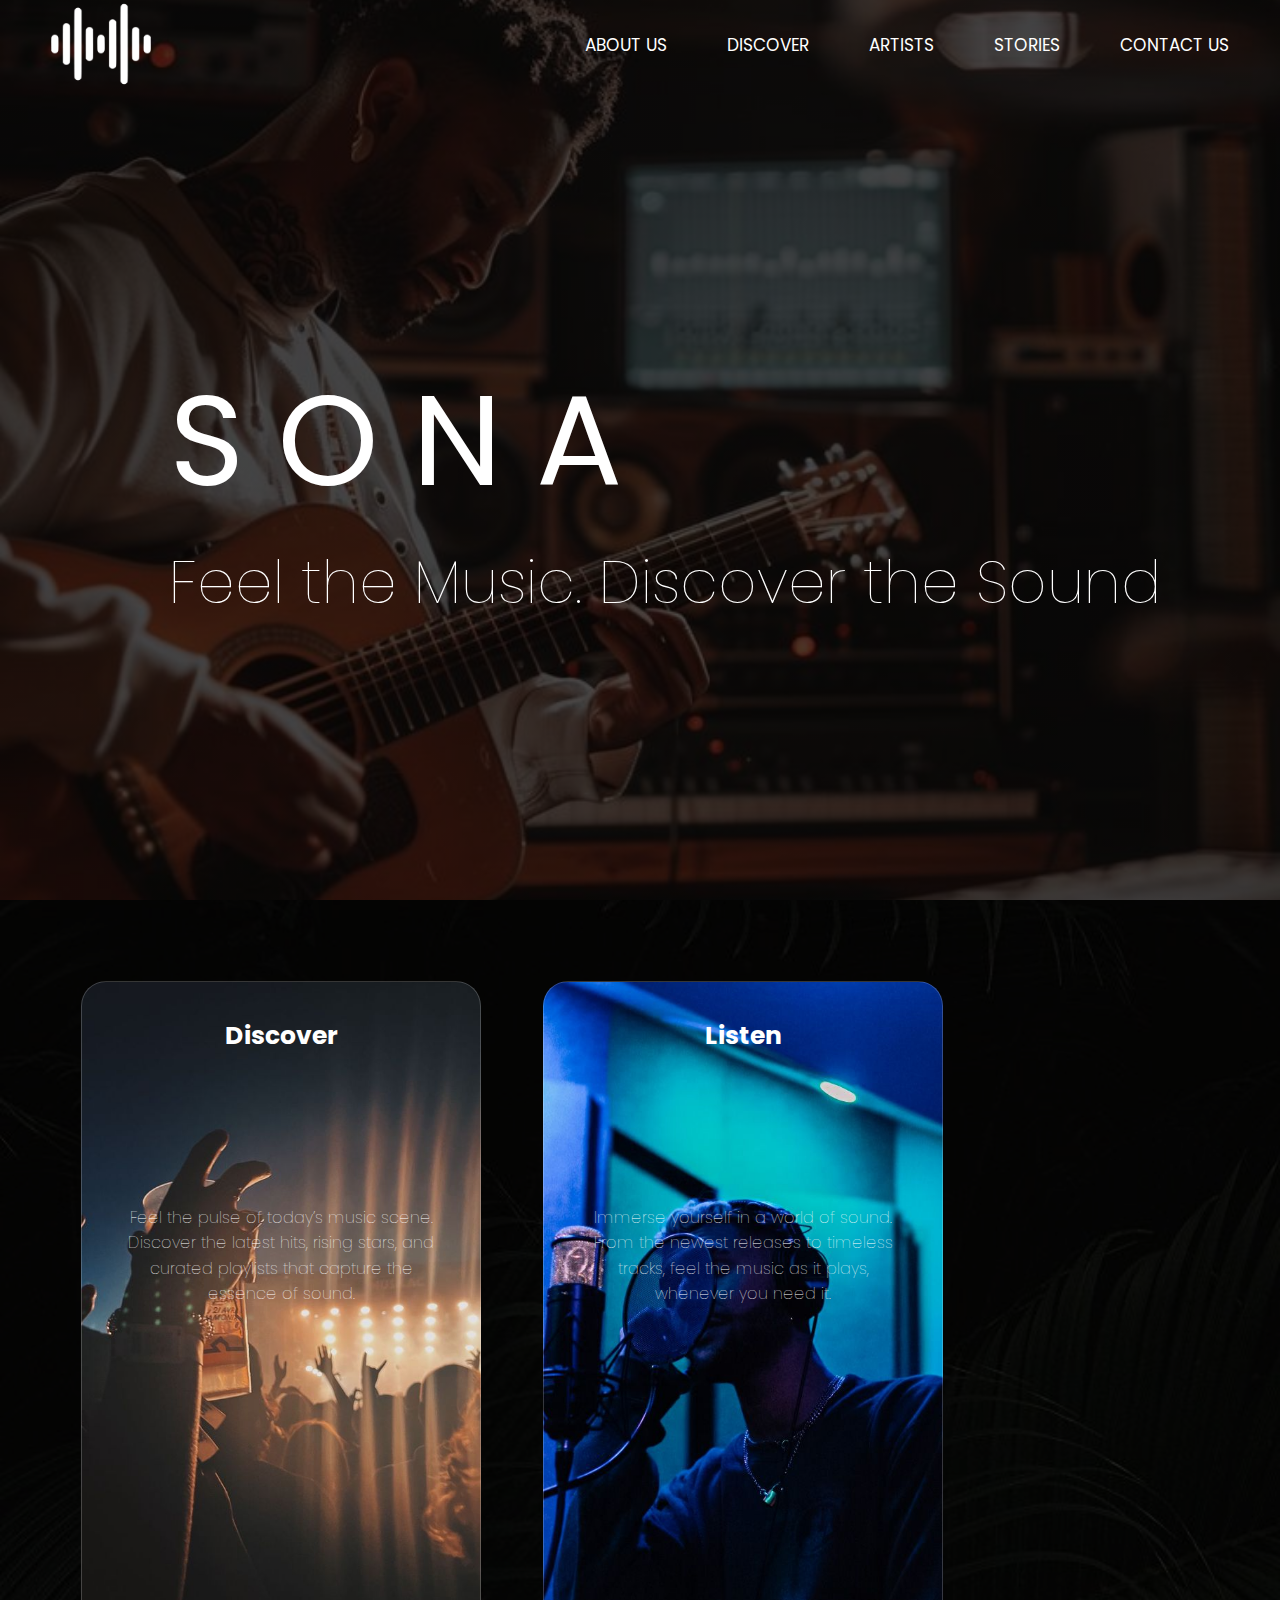
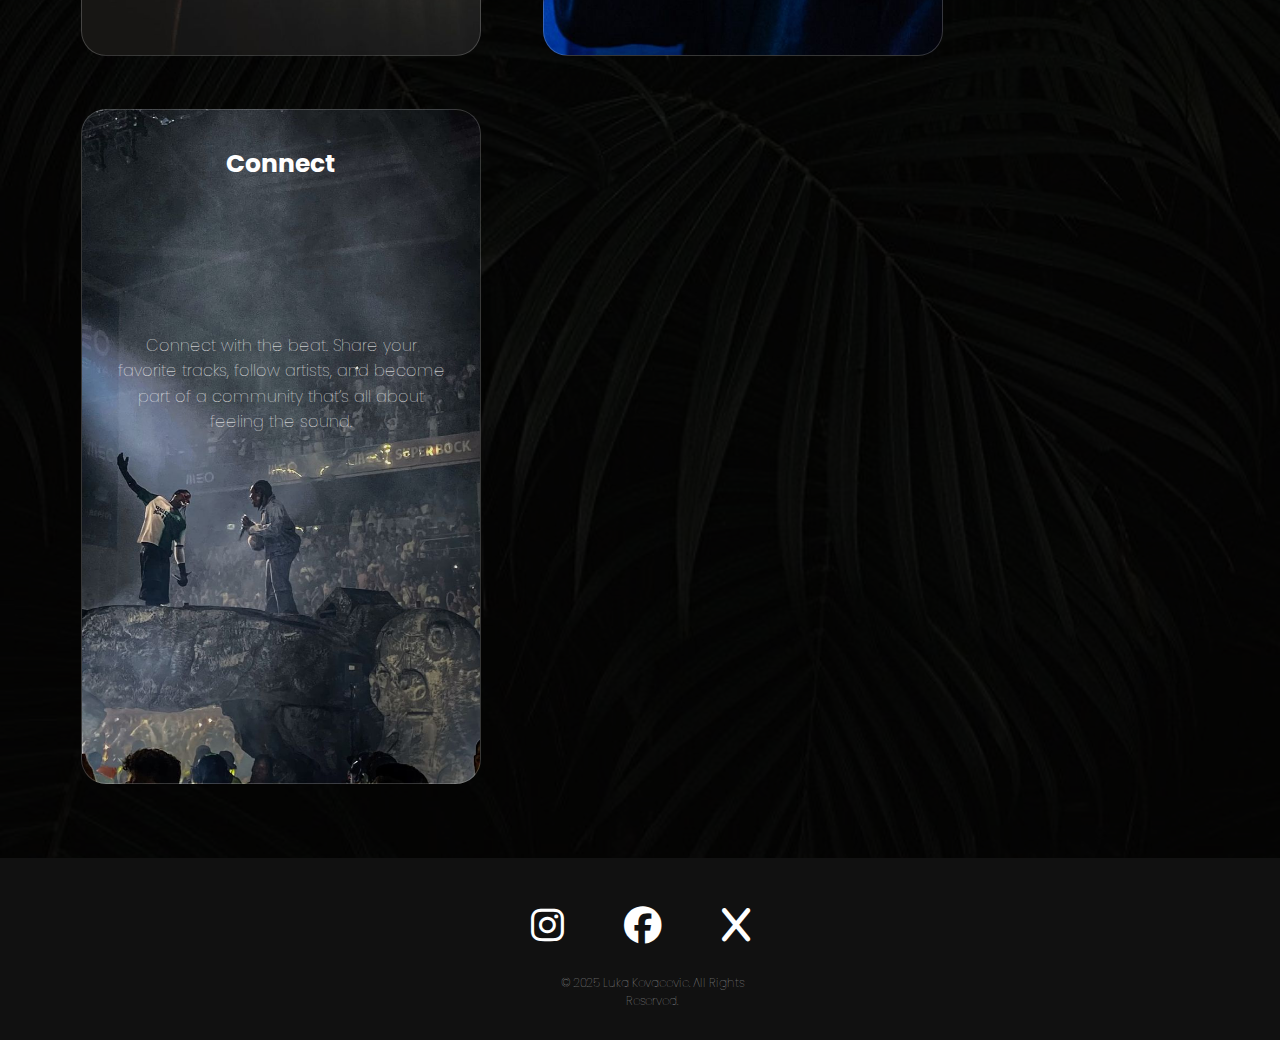
<file: index.html>
<!DOCTYPE html>
<html lang="en">
<head>
    <meta charset="UTF-8">
    <link rel="icon" type="x-icon" href="images/pngwing.com.png">
    <meta name="viewport" content="width=device-width, initial-scale=1.0">
    <title>SONA</title>
    <link rel="stylesheet" href="style.css">
    <link rel="stylesheet" href="https://cdnjs.cloudflare.com/ajax/libs/font-awesome/6.7.2/css/all.min.css" integrity="sha512-Evv84Mr4kqVGRNSgIGL/F/aIDqQb7xQ2vcrdIwxfjThSH8CSR7PBEakCr51Ck+w+/U6swU2Im1vVX0SVk9ABhg==" crossorigin="anonymous" referrerpolicy="no-referrer" />
    <link href="https://fonts.googleapis.com/css2?family=Poppins:wght@300;400;500;600&display=swap" rel="stylesheet">
</head>
<body>
    <div class="container">
        <div class="navbar">
            <a href="index.html" class="logo-link">
                <img src="images/audio-wave-512.png" class="logo">
            </a>
            <nav id="mobile-menu">
                <ul>
                    <li><a href="About-us">ABOUT US</a></li>
                    <li><a href="Discover.html">DISCOVER</a></li>
                    <li><a href="Artists.html">ARTISTS</a></li>
                    <li><a href="Stories.html">STORIES</a></li>
                    <li><a href="Contact.html">CONTACT US</a></li>
                </ul>
            </nav>
        </div>

        <div class="row">
            <div class="col">
                <header>S O N A</header>
                <p>Feel the Music. Discover the Sound</p>
            </div>
        </div>
    </div>

    <main>
        <div class="container2">
                    <div class="card-grid">
                        <a href="Discover.html" class="card-link">
                            <div class="card c1">
                                <h1>Discover</h1>
                                <p>Feel the pulse of today’s music scene. Discover the latest hits, rising stars, and curated playlists that capture the essence of sound.</p>
                            </div>
                        </a>
                        <a href="Artists.html" class="card-link">
                            <div class="card c2">
                                <h1>Listen</h1>
                                <p>Immerse yourself in a world of sound. From the newest releases to timeless tracks, feel the music as it plays, whenever you need it.</p>
                            </div>
                        </a>
                        <a href="Stories.html" class="card-link">
                            <div class="card c3">
                                <h1>Connect</h1>
                                <p>Connect with the beat. Share your favorite tracks, follow artists, and become part of a community that’s all about feeling the sound.</p>
                            </div>
                        </a>
                    </div>        
        </div>
    </main>

    <footer class="footer">
        <div class="footer-content">
            <div class="social-copyright">
                <div class="social-icons">
                    <a href="https://www.instagram.com/rollingloud/?hl=en" target="_blank" aria-label="Instagram">
                        <i class="fab fa-instagram"></i>
                    </a>
                    <a href="https://www.facebook.com/@RollingLoudFest/" target="_blank" aria-label="Facebook">
                        <i class="fab fa-facebook"></i>
                    </a>
                    <a href="https://x.com/RollingLoud" target="_blank" aria-label="X (Twitter)">
                        <i class="fab fa-x"></i>
                    </a>
                </div>
                <p>&copy; 2025 Luka Kovacevic. All Rights Reserved.</p>
            </div>
        </div>
    </footer>
    
    
    
    
    
    
</body>
</html>
</file>
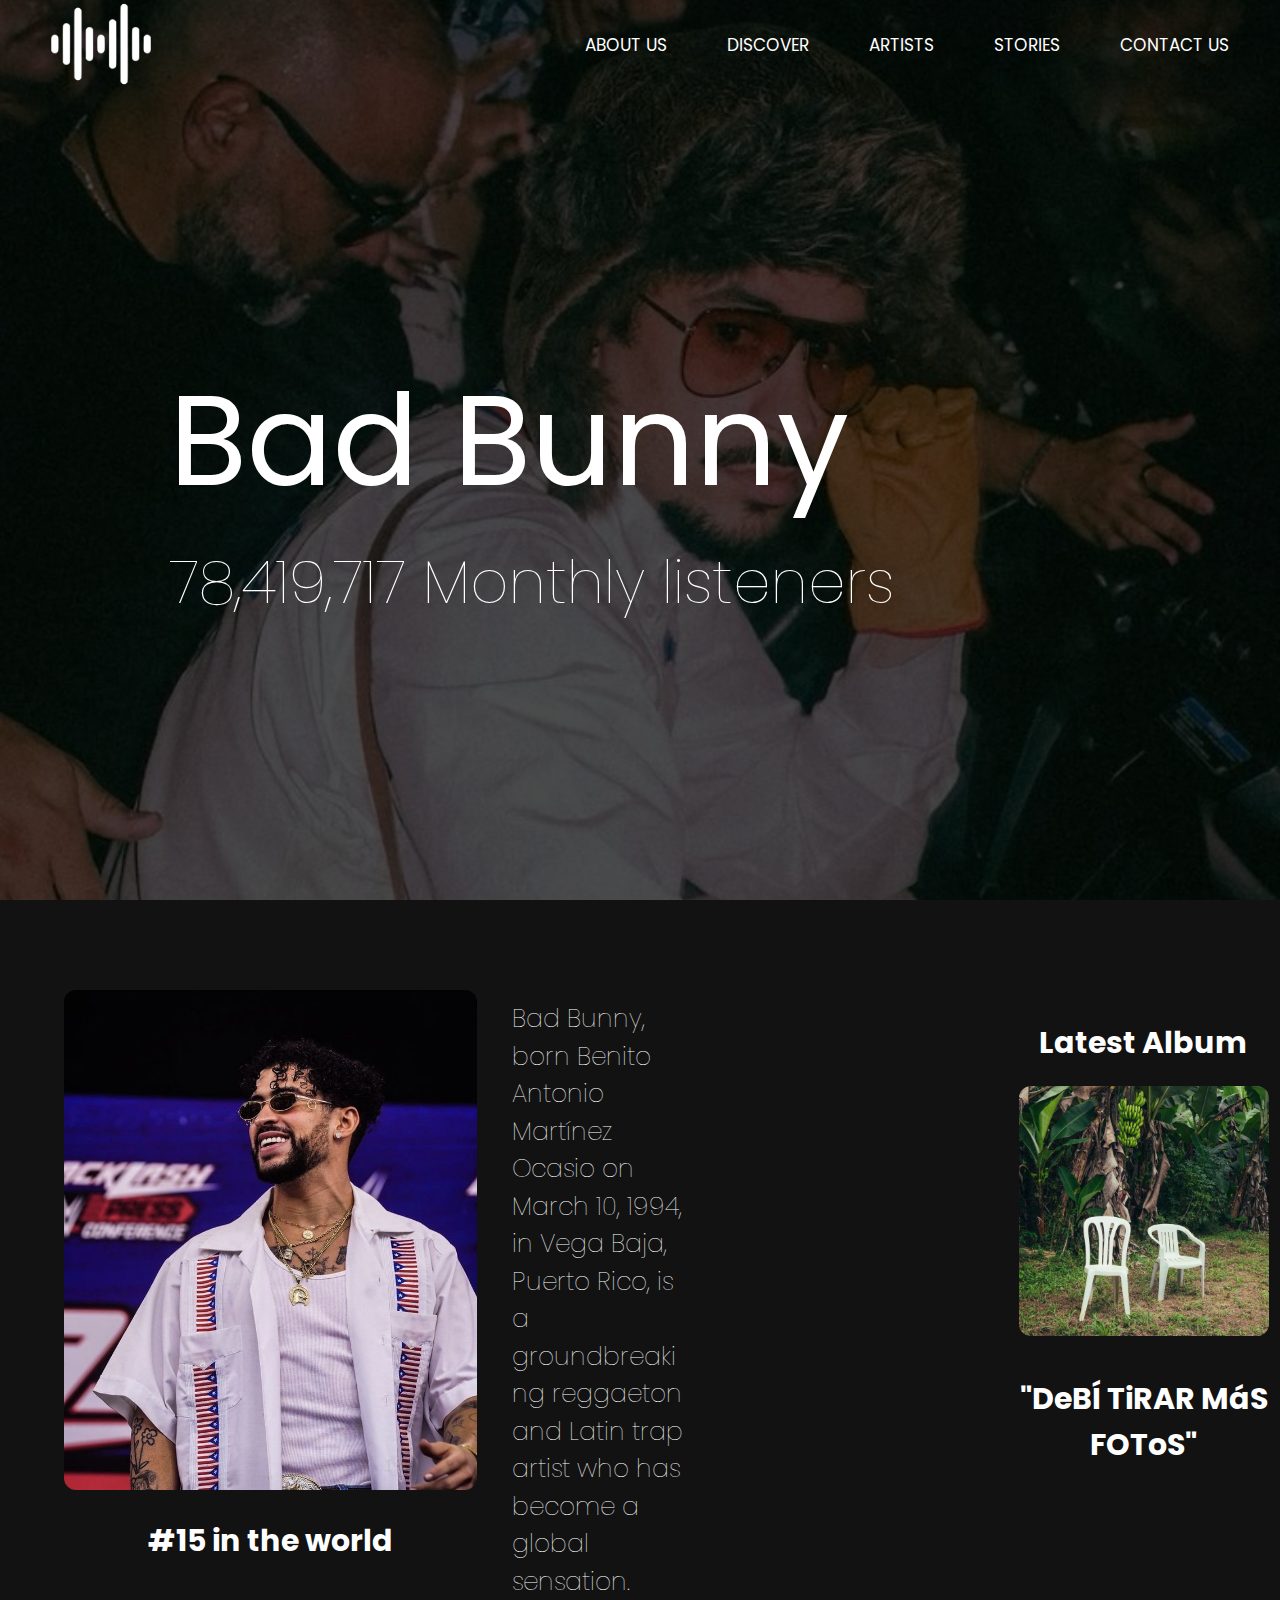
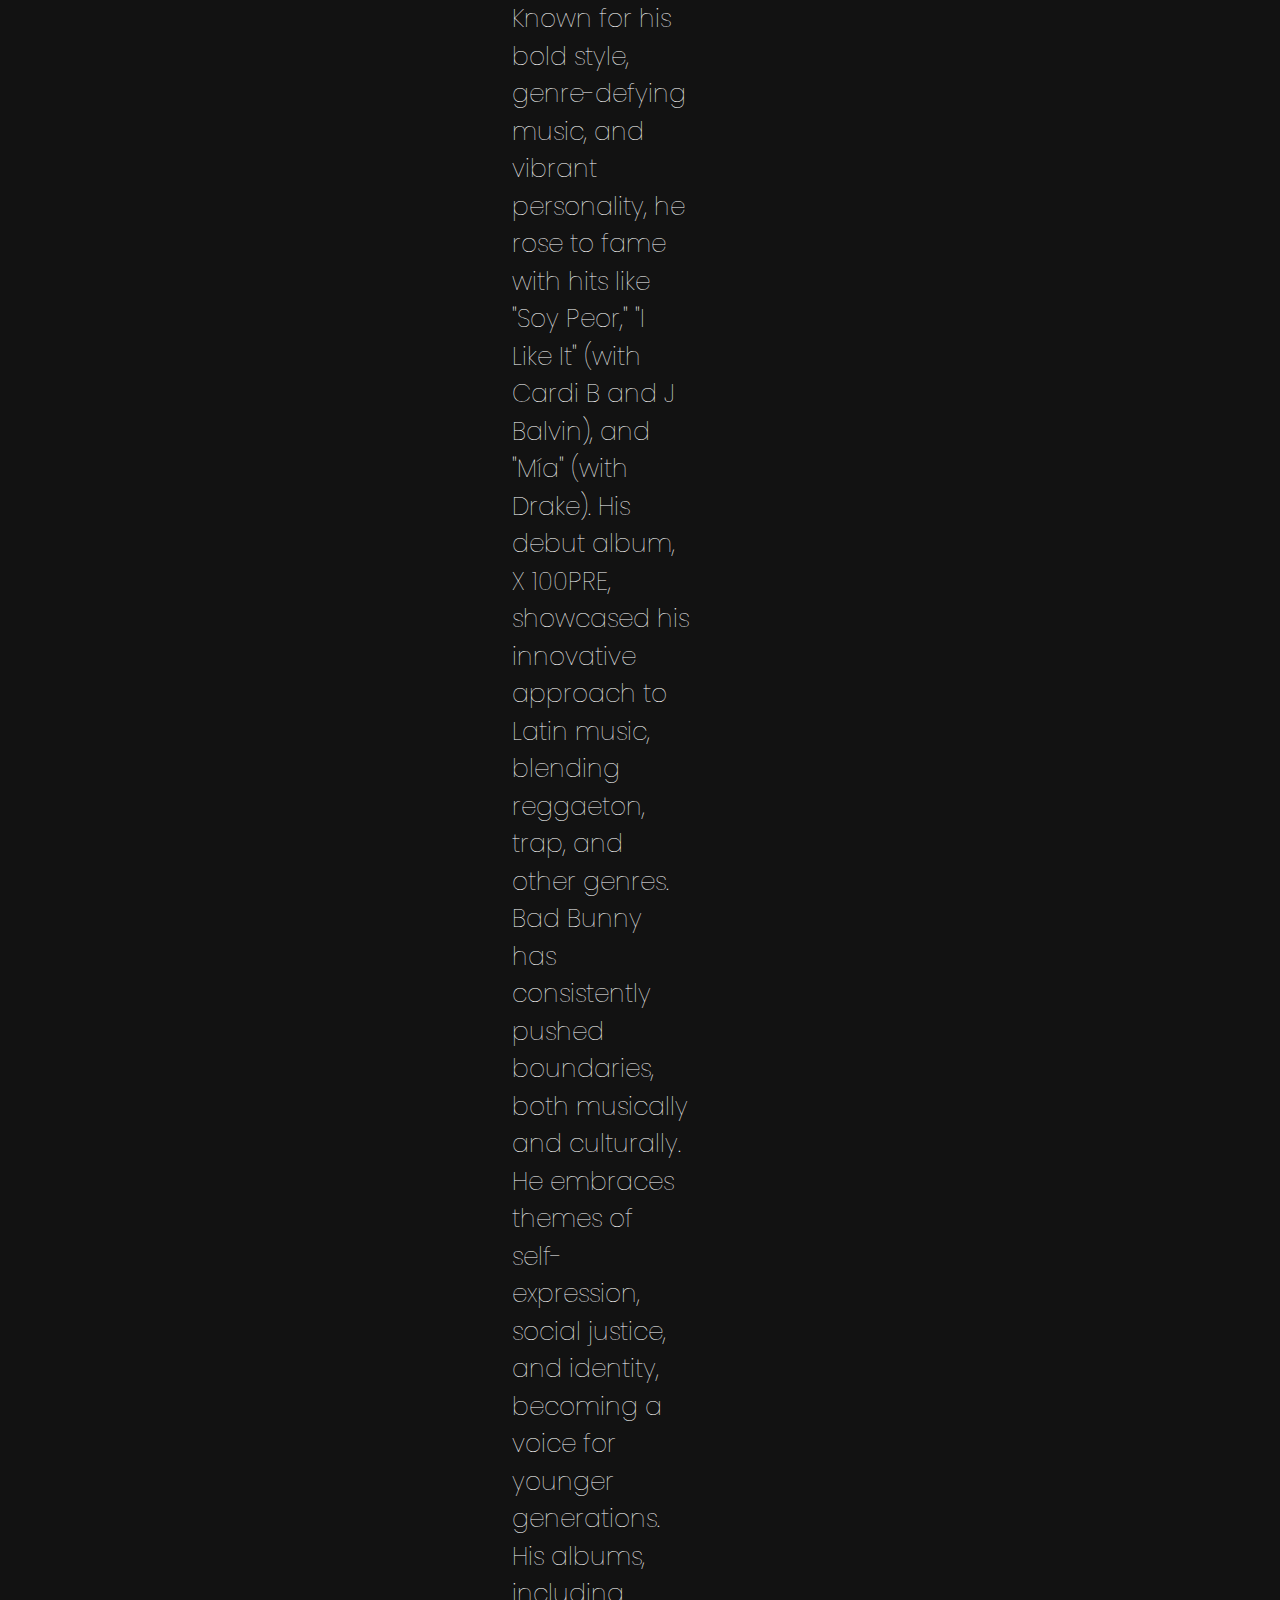
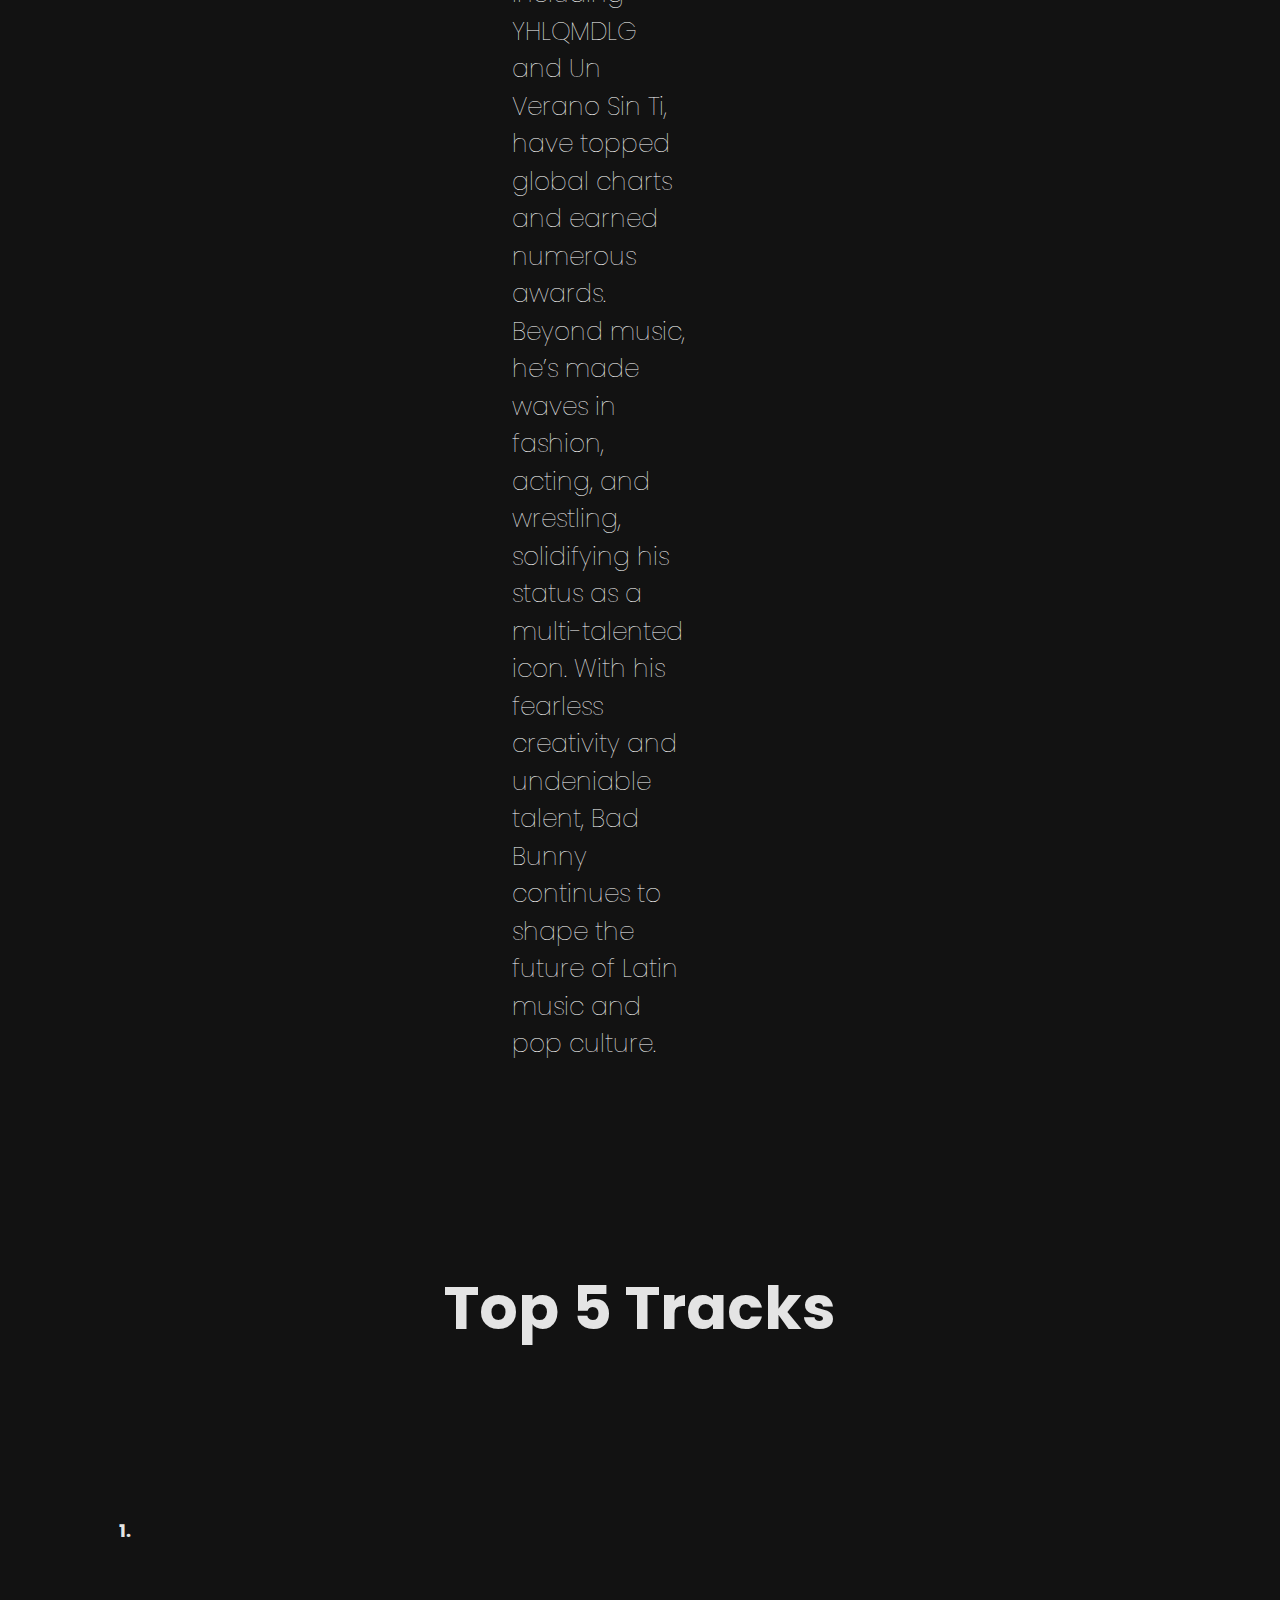
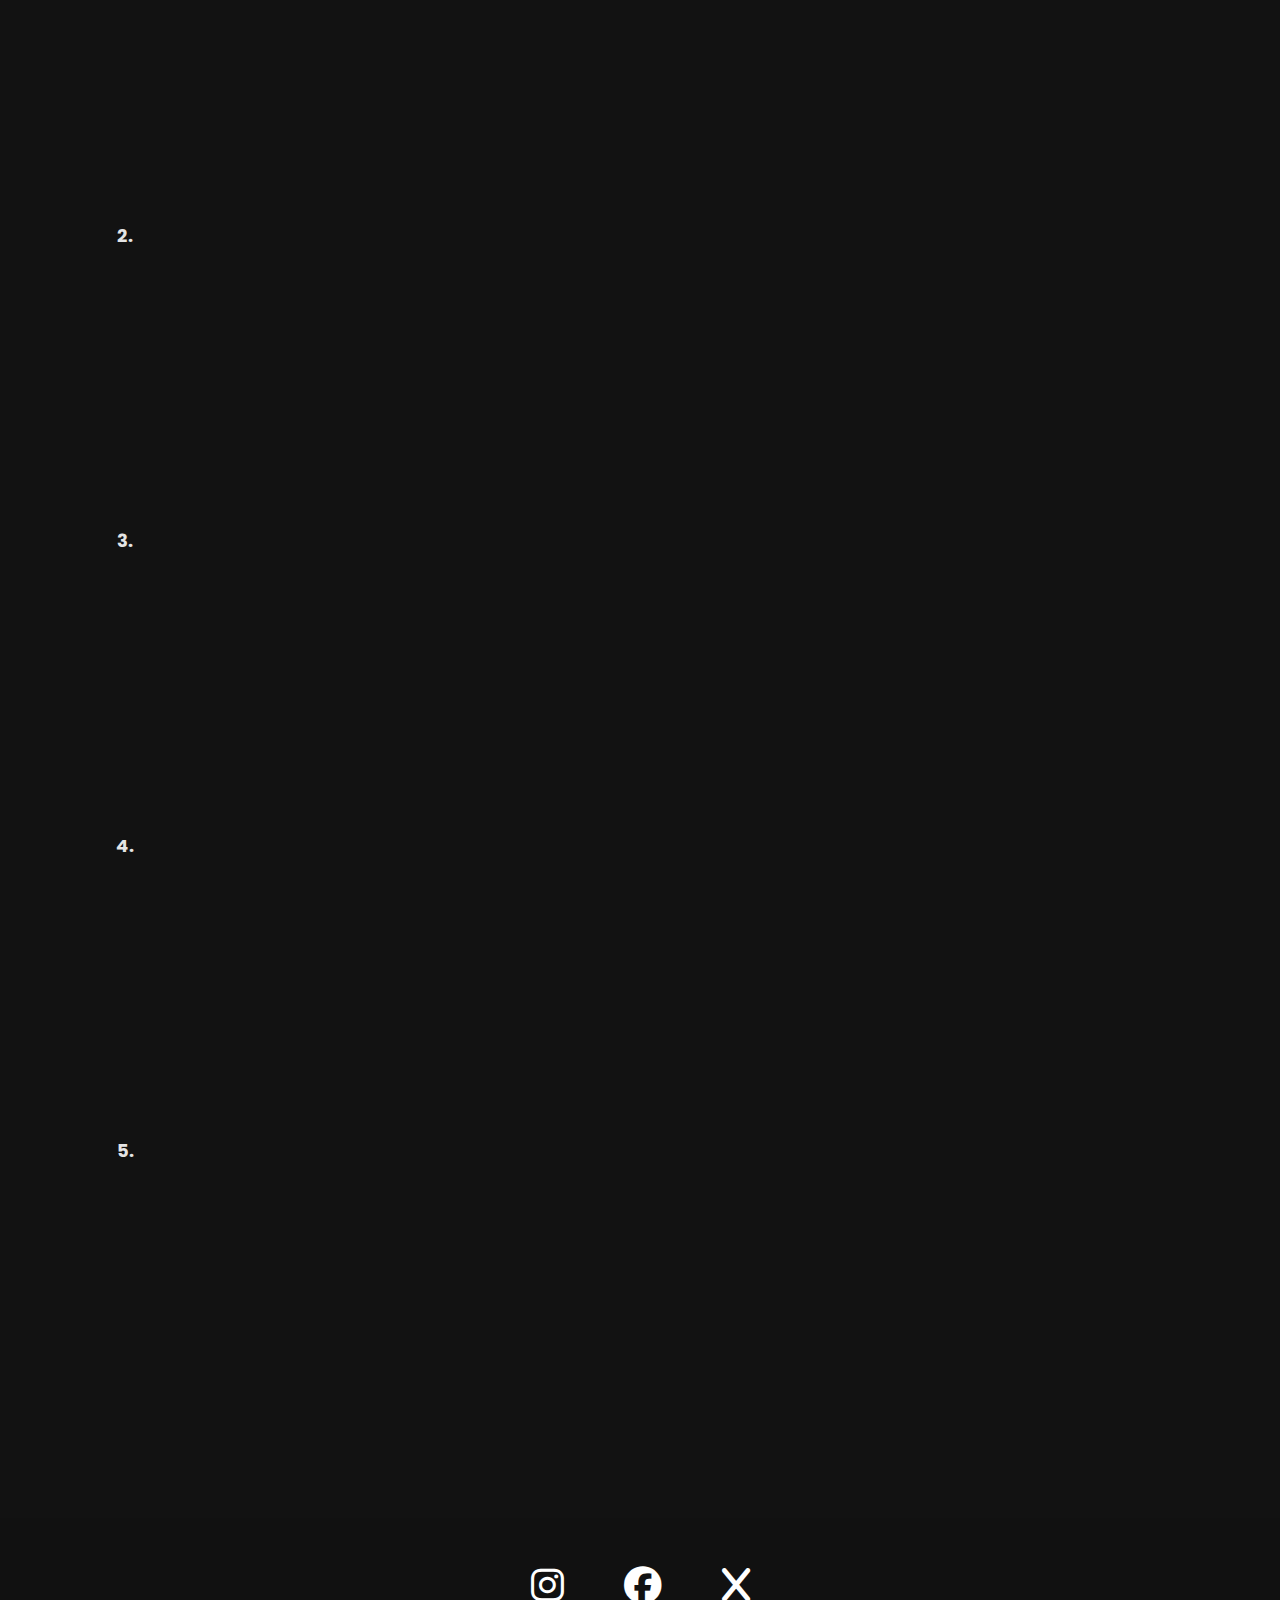
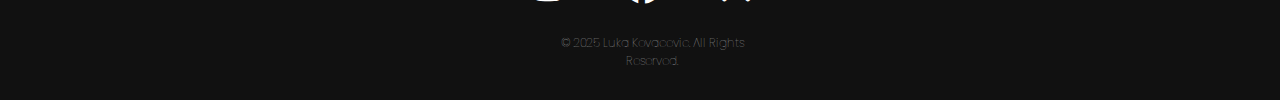
<file: bad_bunny.html>
<!DOCTYPE html>
<html lang="en">
<head>
    <meta charset="UTF-8">
    <link rel="icon" type="x-icon" href="images/pngwing.com.png">
    <meta name="viewport" content="width=device-width, initial-scale=1.0">
    <title>SONA</title>
    <link rel="stylesheet" href="style.css">
    <link rel="stylesheet" href="https://cdnjs.cloudflare.com/ajax/libs/font-awesome/6.7.2/css/all.min.css" />
    <link href="https://fonts.googleapis.com/css2?family=Poppins:wght@300;400;500;600&display=swap" rel="stylesheet">
</head>
<body>
    <div class="container_bio_ttl_bb">
        <div class="navbar">
            <a href="index.html" class="logo-link">
                <img src="images/audio-wave-512.png" class="logo">
            </a>
            <nav id="mobile-menu">
                <ul>
                    <li><a href="About-us">ABOUT US</a></li>
                    <li><a href="Discover.html">DISCOVER</a></li>
                    <li><a href="Artists.html">ARTISTS</a></li>
                    <li><a href="Stories.html">STORIES</a></li>
                    <li><a href="Contact.html">CONTACT US</a></li>
                </ul>
            </nav>
        </div>

        <div class="row">
            <div class="col">
                <header>Bad Bunny</header>
                <p>78,419,717 Monthly listeners</p>
            </div>
        </div>
    </div>

    <main>
        <div class="container_bio">
            <div class="artist-info">
                <div class="artist-image-container">
                    <img src="images/bb.jpg" alt="Bad Bunny" class="artist-image">
                    <h3 class="listeners">#15 in the world</h3>
                </div>
                <div class="bio">
                    <p>Bad Bunny, born Benito Antonio Martínez Ocasio on March 10, 1994, in Vega Baja, Puerto Rico, is a groundbreaking reggaeton and Latin trap artist who has become a global sensation. Known for his bold style, genre-defying music, and vibrant personality, he rose to fame with hits like "Soy Peor," "I Like It" (with Cardi B and J Balvin), and "Mía" (with Drake). His debut album, X 100PRE, showcased his innovative approach to Latin music, blending reggaeton, trap, and other genres.</p>
                    <p>Bad Bunny has consistently pushed boundaries, both musically and culturally. He embraces themes of self-expression, social justice, and identity, becoming a voice for younger generations. His albums, including YHLQMDLG and Un Verano Sin Ti, have topped global charts and earned numerous awards. Beyond music, he’s made waves in fashion, acting, and wrestling, solidifying his status as a multi-talented icon. With his fearless creativity and undeniable talent, Bad Bunny continues to shape the future of Latin music and pop culture.</p>
                </div>
                <div class="latest-album">
                    <h3 class="album-name">Latest Album</h3>
                    <img src="images/bb_album.jpg" alt="Latest Album" class="album-image">
                    <h3 class="album-name">"DeBÍ TiRAR MáS FOToS"</h3>
                </div>
            </div>

            <div class="top-tracks">
                <h3>Top 5 Tracks</h3>
                <div class="track-list">
                    <div class="track-item">
                        <span>1.</span>
                        <iframe style="border-radius:12px" src="https://open.spotify.com/embed/track/3sK8wGT43QFpWrvNQsrQya?utm_source=generator" width="100%" height="352" frameBorder="0" allowfullscreen="" allow="autoplay; clipboard-write; encrypted-media; fullscreen; picture-in-picture" loading="lazy"></iframe>
                    </div>
                    <div class="track-item">
                        <span>2.</span>
                        <iframe style="border-radius:12px" src="https://open.spotify.com/embed/track/2lTm559tuIvatlT1u0JYG2?utm_source=generator" width="100%" height="352" frameBorder="0" allowfullscreen="" allow="autoplay; clipboard-write; encrypted-media; fullscreen; picture-in-picture" loading="lazy"></iframe>
                    </div>
                    <div class="track-item">
                        <span>3.</span>
                        <iframe style="border-radius:12px" src="https://open.spotify.com/embed/track/0l0vcZMU7AOeQmUIREoI2U?utm_source=generator" width="100%" height="352" frameBorder="0" allowfullscreen="" allow="autoplay; clipboard-write; encrypted-media; fullscreen; picture-in-picture" loading="lazy"></iframe>
                    </div>
                    <div class="track-item">
                        <span>4.</span>
                        <iframe style="border-radius:12px" src="https://open.spotify.com/embed/track/5TFD2bmFKGhoCRbX61nXY5?utm_source=generator" width="100%" height="352" frameBorder="0" allowfullscreen="" allow="autoplay; clipboard-write; encrypted-media; fullscreen; picture-in-picture" loading="lazy"></iframe>
                    </div>
                    <div class="track-item">
                        <span>5.</span>
                        <iframe style="border-radius:12px" src="https://open.spotify.com/embed/track/0iKo4pNNjHHdKUcFARlfCa?utm_source=generator" width="100%" height="352" frameBorder="0" allowfullscreen="" allow="autoplay; clipboard-write; encrypted-media; fullscreen; picture-in-picture" loading="lazy"></iframe>
                    </div>
                </div>
            </div>
        </div>
    </main>

    <footer class="footer">
        <div class="footer-content">
            <div class="social-copyright">
                <div class="social-icons">
                    <a href="https://www.instagram.com/rollingloud/" target="_blank" aria-label="Instagram">
                        <i class="fab fa-instagram"></i>
                    </a>
                    <a href="https://www.facebook.com/@RollingLoudFest/" target="_blank" aria-label="Facebook">
                        <i class="fab fa-facebook"></i>
                    </a>
                    <a href="https://x.com/RollingLoud" target="_blank" aria-label="X (Twitter)">
                        <i class="fab fa-x"></i>
                    </a>
                </div>
                <p>&copy; 2025 Luka Kovacevic. All Rights Reserved.</p>
            </div>
        </div>
    </footer>
</body>
</html>
</file>
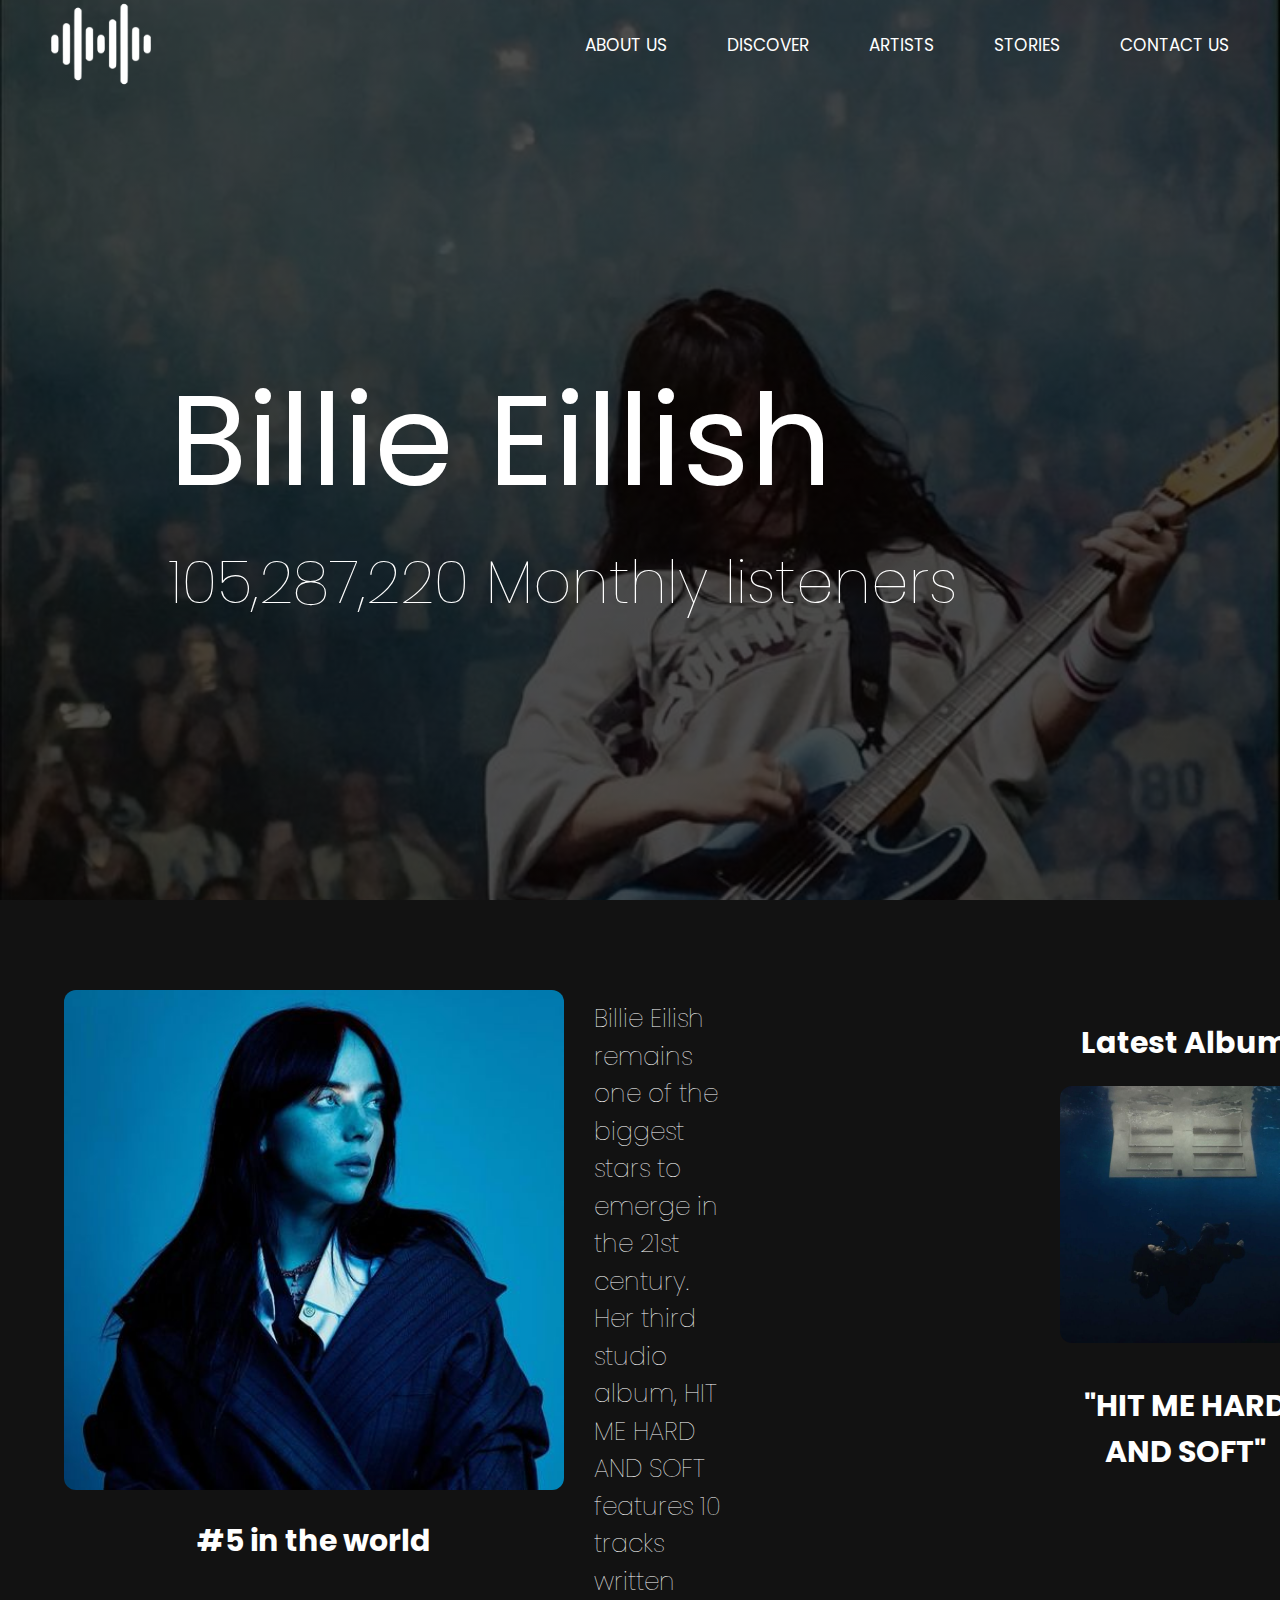
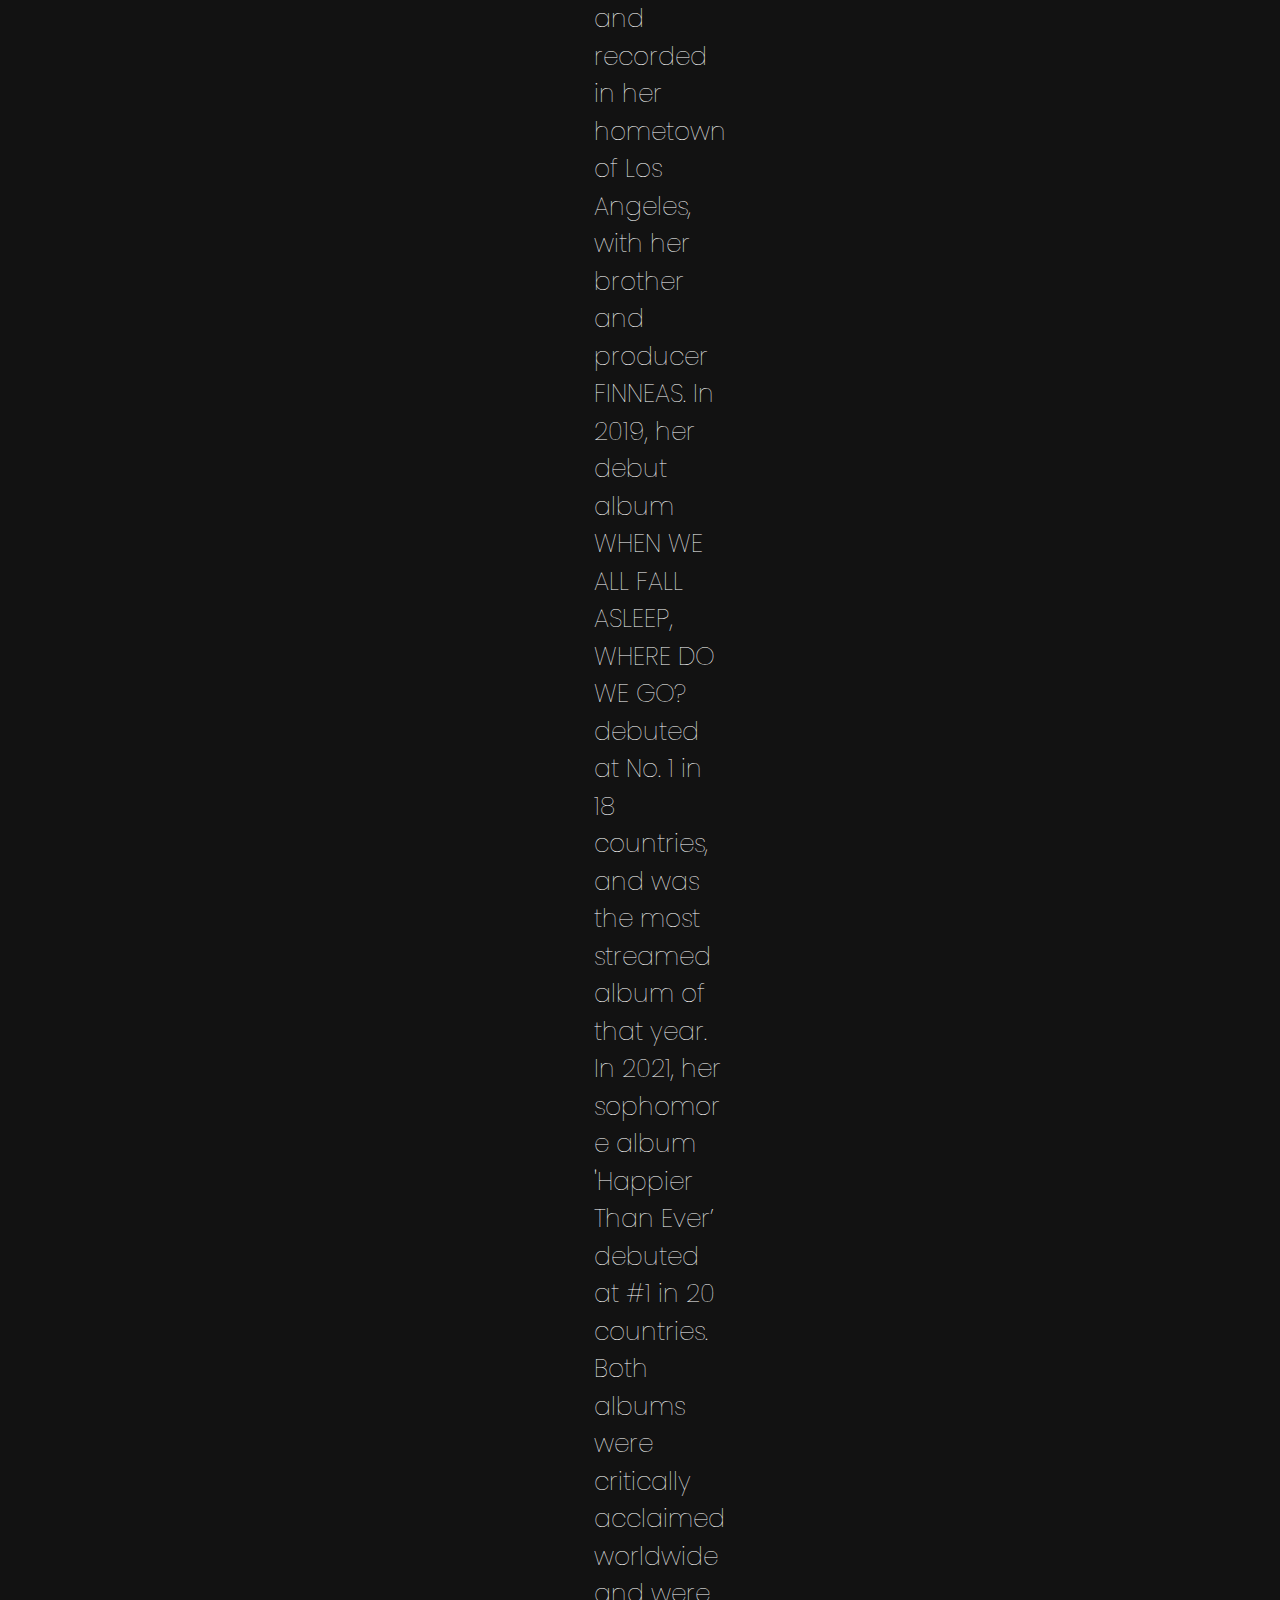
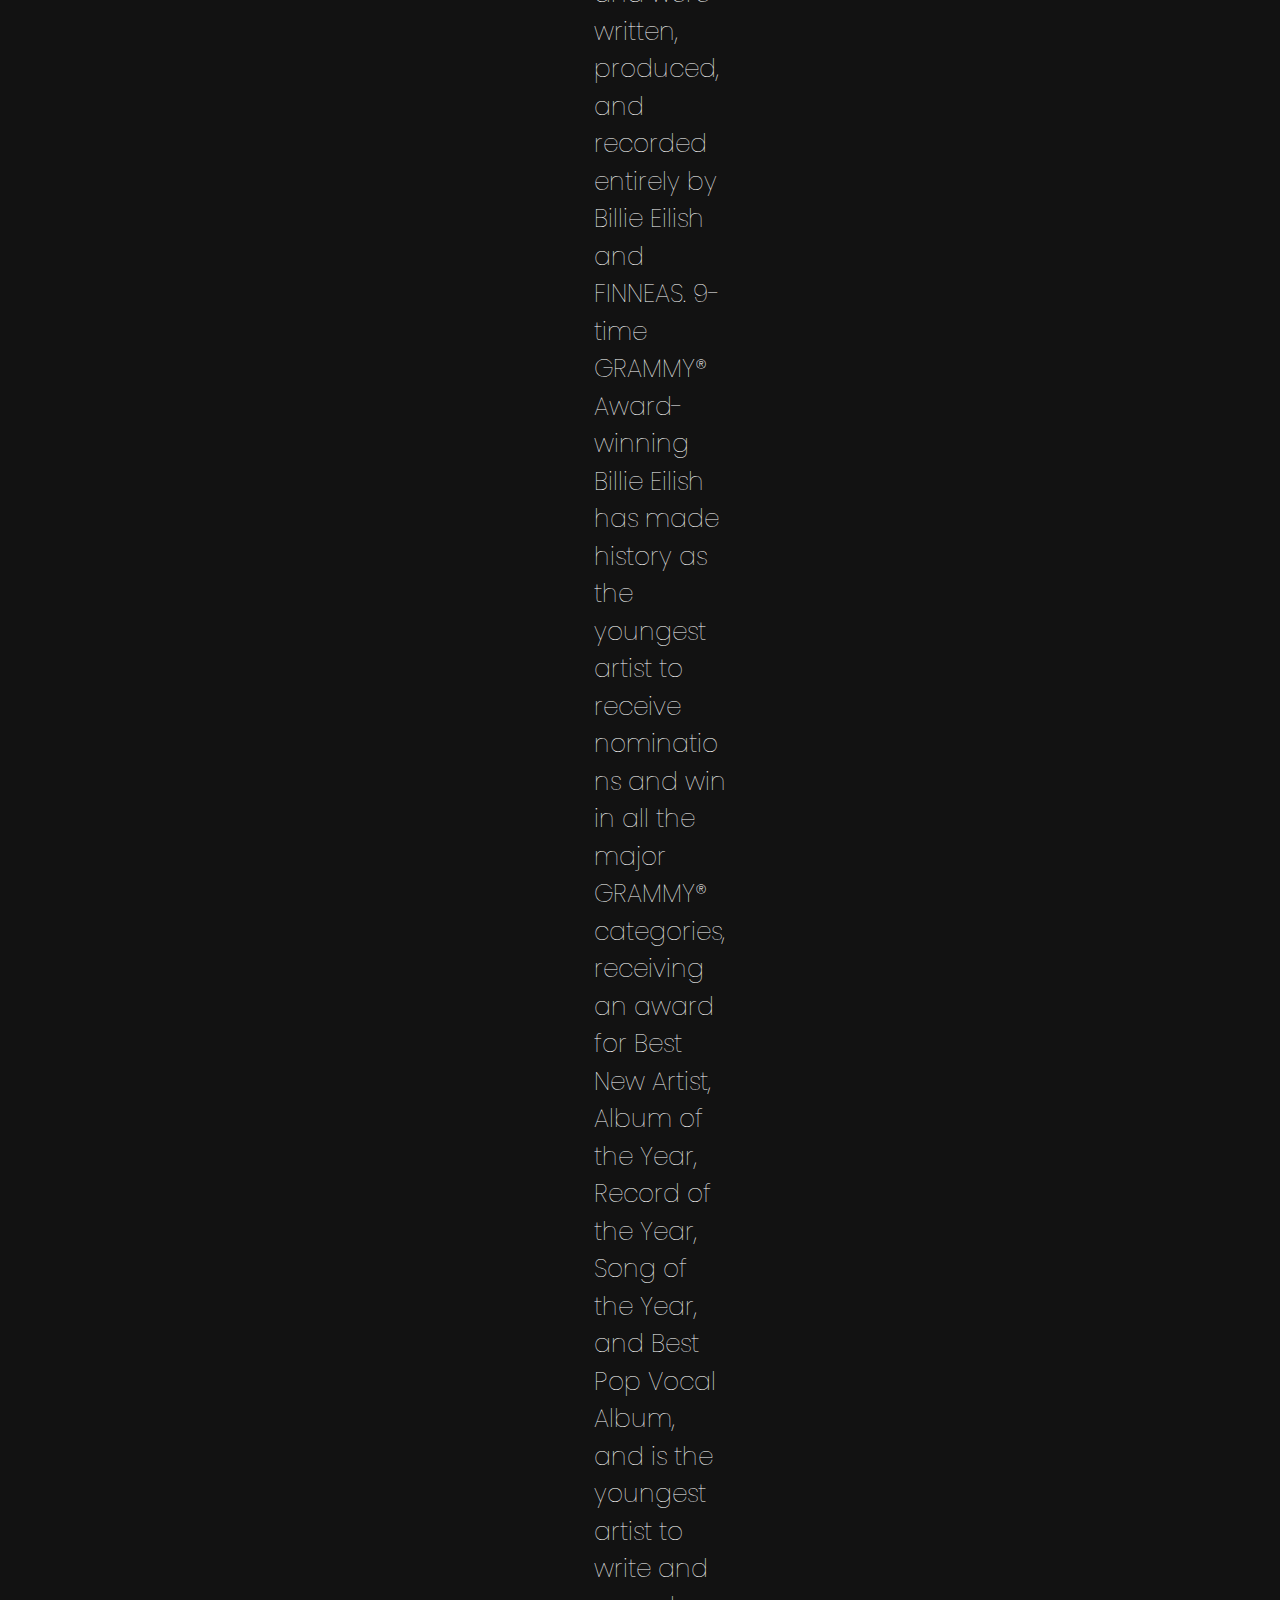
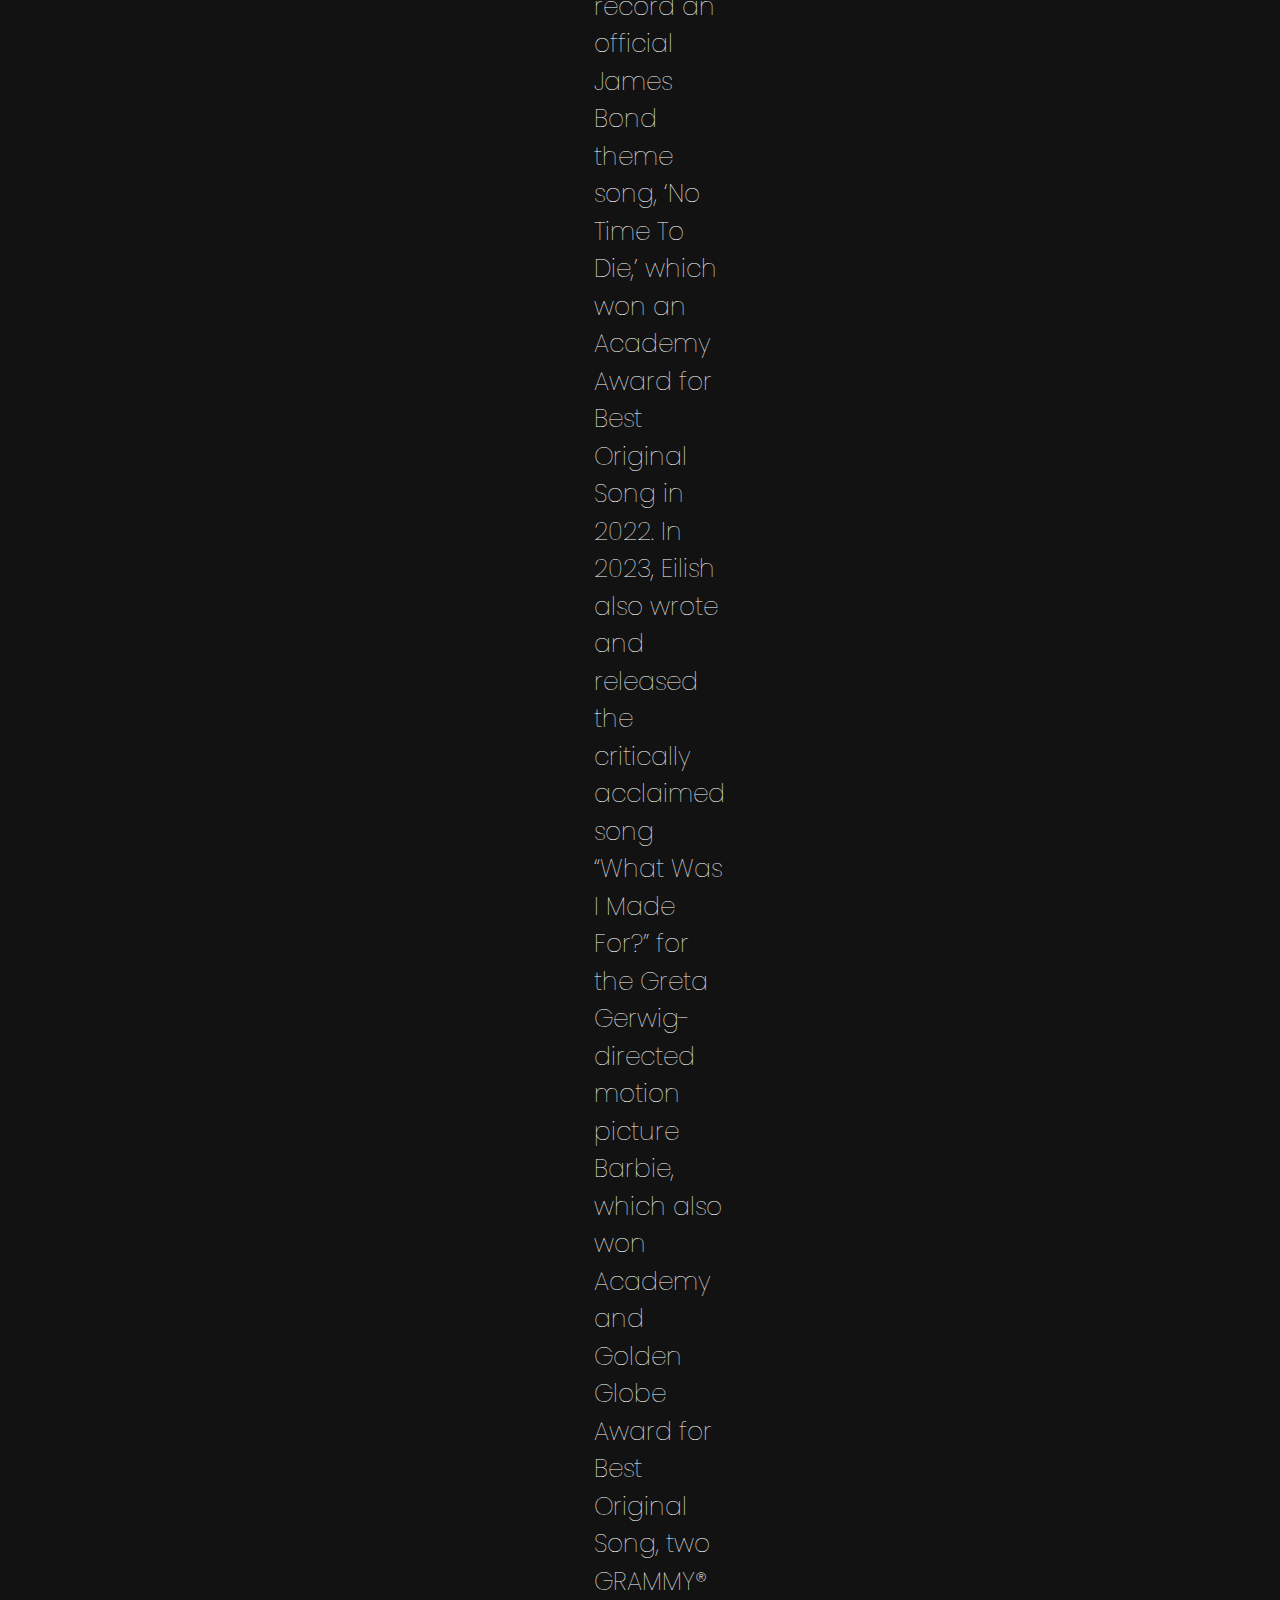
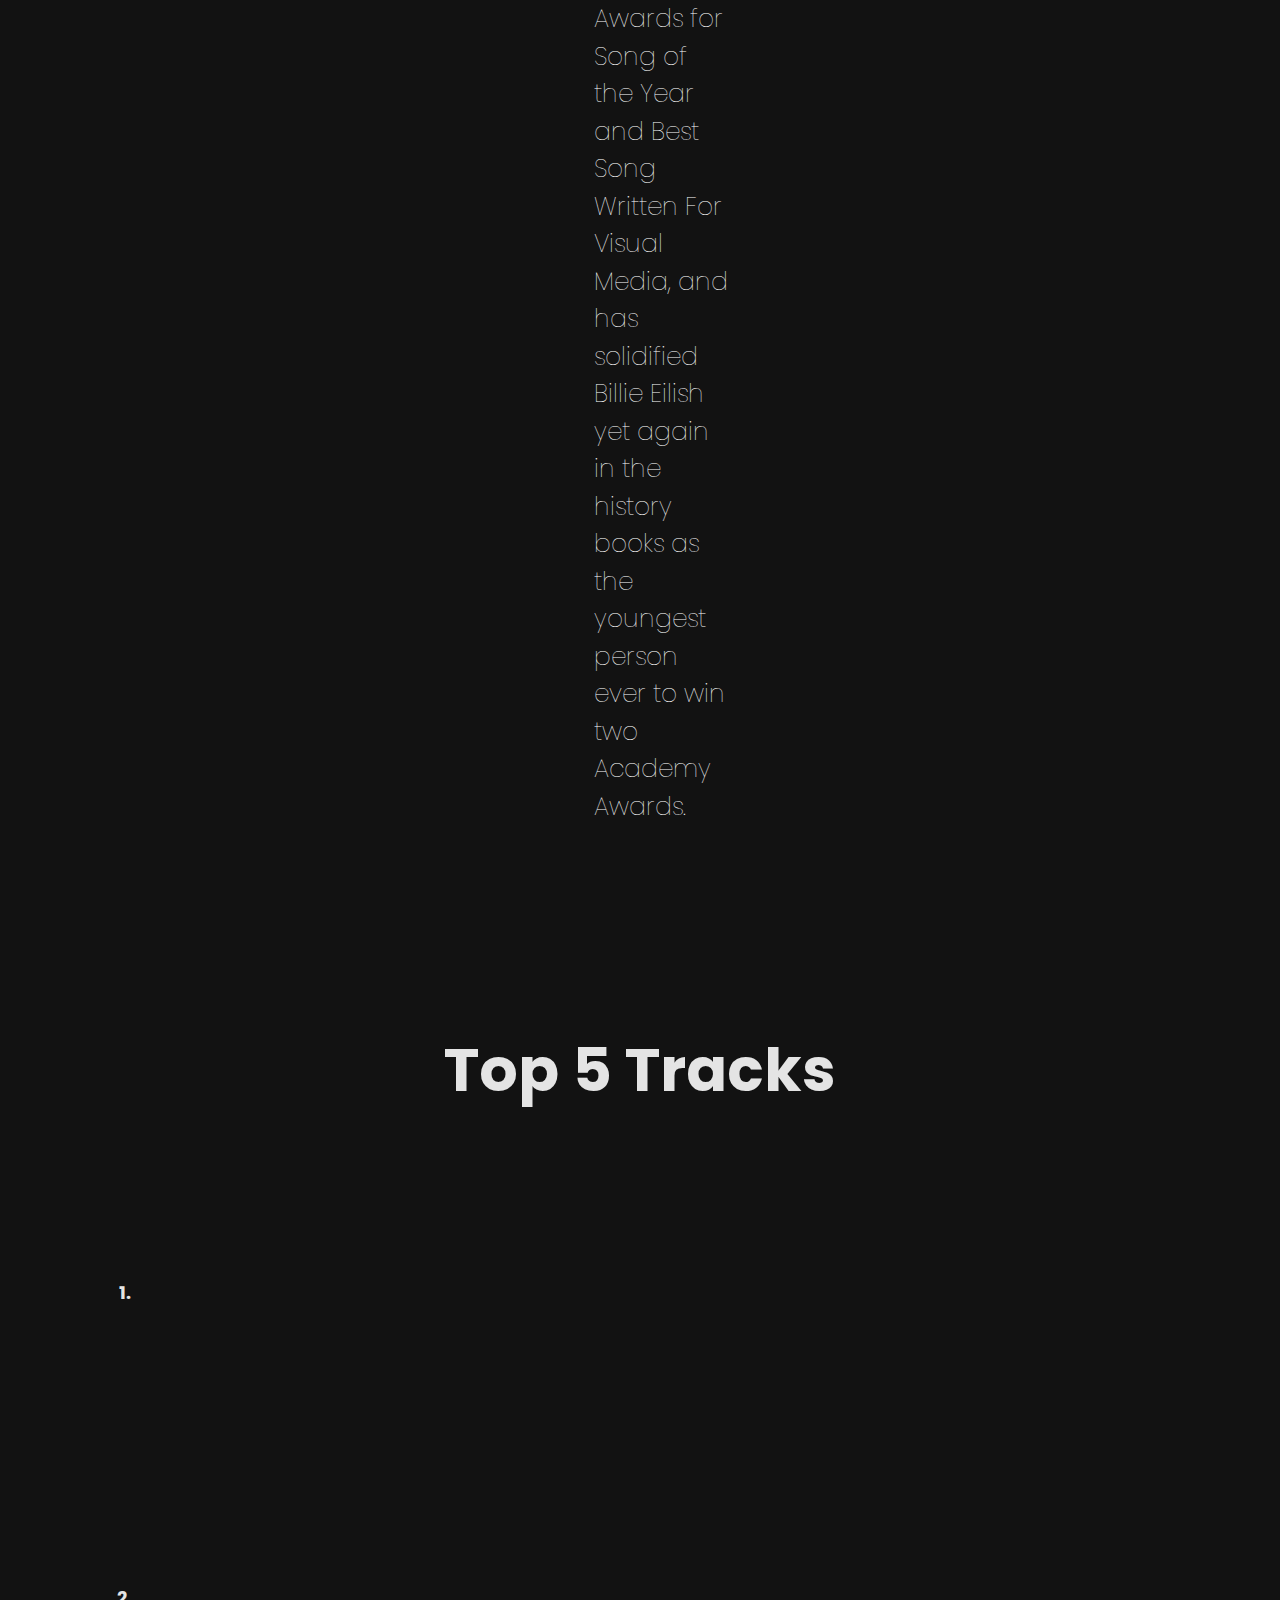
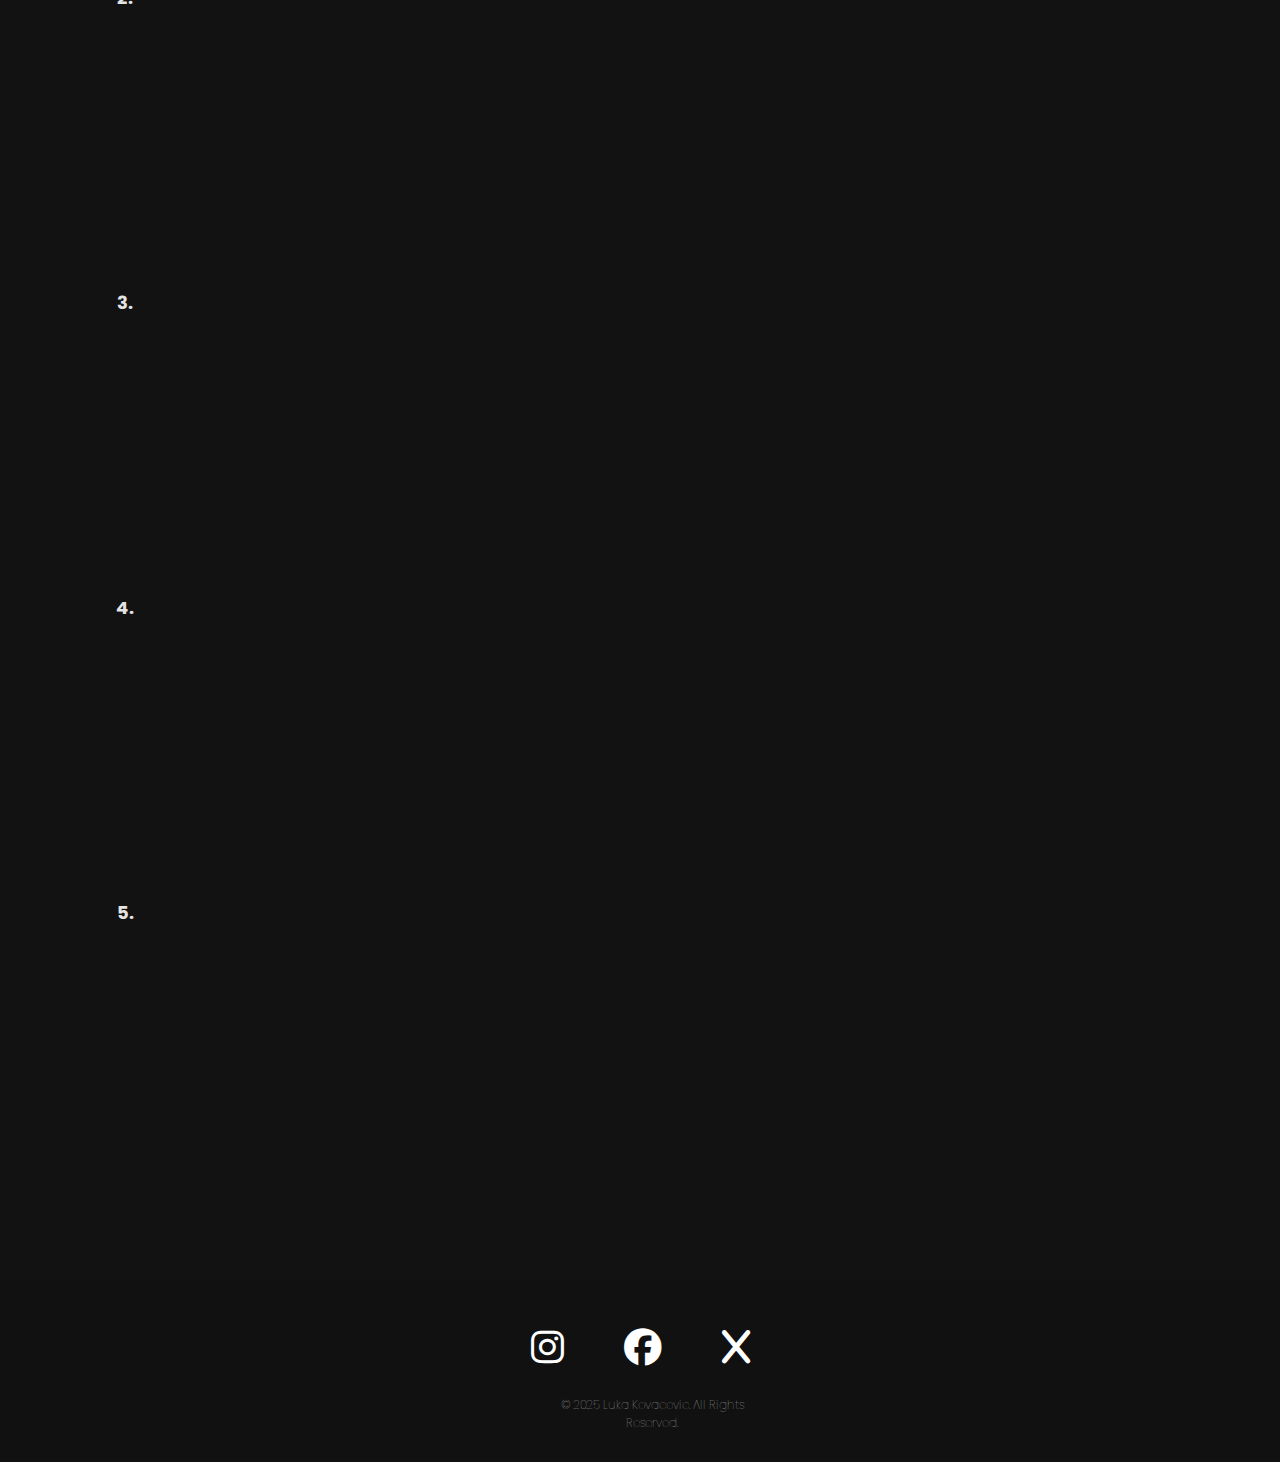
<file: Billie_Eillish.html>
<!DOCTYPE html>
<html lang="en">
<head>
    <meta charset="UTF-8">
    <link rel="icon" type="x-icon" href="images/pngwing.com.png">
    <meta name="viewport" content="width=device-width, initial-scale=1.0">
    <title>SONA</title>
    <link rel="stylesheet" href="style.css">
    <link rel="stylesheet" href="https://cdnjs.cloudflare.com/ajax/libs/font-awesome/6.7.2/css/all.min.css" />
    <link href="https://fonts.googleapis.com/css2?family=Poppins:wght@300;400;500;600&display=swap" rel="stylesheet">
</head>
<body>
    <div class="container_bio_ttl_be">
        <div class="navbar">
            <a href="index.html" class="logo-link">
                <img src="images/audio-wave-512.png" class="logo">
            </a>
            <nav id="mobile-menu">
                <ul>
                    <li><a href="About-us">ABOUT US</a></li>
                    <li><a href="Discover.html">DISCOVER</a></li>
                    <li><a href="Artists.html">ARTISTS</a></li>
                    <li><a href="Stories.html">STORIES</a></li>
                    <li><a href="Contact.html">CONTACT US</a></li>
                </ul>
            </nav>
        </div>

        <div class="row">
            <div class="col">
                <header>Billie Eillish</header>
                <p>105,287,220 Monthly listeners</p>
            </div>
        </div>
    </div>

    <main>
        <div class="container_bio">
            <div class="artist-info">
                <div class="artist-image-container">
                    <img src="images/be.jpg" alt="Billie Eillish" class="artist-image">
                    <h3 class="listeners">#5 in the world</h3>
                </div>
                <div class="bio">
                    <p>Billie Eilish remains one of the biggest stars to emerge in the 21st century. Her third studio album, HIT ME HARD AND SOFT features 10 tracks written and recorded in her hometown of Los Angeles, with her brother and producer FINNEAS. In 2019, her debut album WHEN WE ALL FALL ASLEEP, WHERE DO WE GO? debuted at No. 1 in 18 countries, and was the most streamed album of that year. In 2021, her sophomore album 'Happier Than Ever’ debuted at #1 in 20 countries. Both albums were critically acclaimed worldwide and were written, produced, and recorded entirely by Billie Eilish and FINNEAS. 9-time GRAMMY® Award-winning Billie Eilish has made history as the youngest artist to receive nominations and win in all the major GRAMMY® categories, receiving an award for Best New Artist, Album of the Year, Record of the Year, Song of the Year, and Best Pop Vocal Album, and is the youngest artist to write and record an official James Bond theme song, ‘No Time To Die,’ which won an Academy Award for Best Original Song in 2022. In 2023, Eilish also wrote and released the critically acclaimed song “What Was I Made For?” for the Greta Gerwig-directed motion picture Barbie, which also won Academy and Golden Globe Award for Best Original Song, two GRAMMY® Awards for Song of the Year and Best Song Written For Visual Media, and has solidified Billie Eilish yet again in the history books as the youngest person ever to win two Academy Awards.</p>
                </div>
                <div class="latest-album">
                    <h3 class="album-name">Latest Album</h3>
                    <img src="images/be_album.jpg" alt="Latest Album" class="album-image">
                    <h3 class="album-name">"HIT ME HARD AND SOFT"</h3>
                </div>
            </div>

            <div class="top-tracks">
                <h3>Top 5 Tracks</h3>
                <div class="track-list">
                    <div class="track-item">
                        <span>1.</span>
                        <iframe style="border-radius:12px" src="https://open.spotify.com/embed/track/6dOtVTDdiauQNBQEDOtlAB?utm_source=generator" width="100%" height="352" frameBorder="0" allowfullscreen="" allow="autoplay; clipboard-write; encrypted-media; fullscreen; picture-in-picture" loading="lazy"></iframe>
                    </div>
                    <div class="track-item">
                        <span>2.</span>
                        <iframe style="border-radius:12px" src="https://open.spotify.com/embed/track/3QaPy1KgI7nu9FJEQUgn6h?utm_source=generator" width="100%" height="352" frameBorder="0" allowfullscreen="" allow="autoplay; clipboard-write; encrypted-media; fullscreen; picture-in-picture" loading="lazy"></iframe>
                    </div>
                    <div class="track-item">
                        <span>3.</span>
                        <iframe style="border-radius:12px" src="https://open.spotify.com/embed/track/7BRD7x5pt8Lqa1eGYC4dzj?utm_source=generator" width="100%" height="352" frameBorder="0" allowfullscreen="" allow="autoplay; clipboard-write; encrypted-media; fullscreen; picture-in-picture" loading="lazy"></iframe>
                    </div>
                    <div class="track-item">
                        <span>4.</span>
                        <iframe style="border-radius:12px" src="https://open.spotify.com/embed/track/0IsIY8pfu1yaGkPUD7pkDx?utm_source=generator" width="100%" height="352" frameBorder="0" allowfullscreen="" allow="autoplay; clipboard-write; encrypted-media; fullscreen; picture-in-picture" loading="lazy"></iframe>
                    </div>
                    <div class="track-item">
                        <span>5.</span>
                        <iframe style="border-radius:12px" src="https://open.spotify.com/embed/track/0u2P5u6lvoDfwTYjAADbn4?utm_source=generator" width="100%" height="352" frameBorder="0" allowfullscreen="" allow="autoplay; clipboard-write; encrypted-media; fullscreen; picture-in-picture" loading="lazy"></iframe>
                    </div>
                </div>
            </div>
        </div>
    </main>

    <footer class="footer">
        <div class="footer-content">
            <div class="social-copyright">
                <div class="social-icons">
                    <a href="https://www.instagram.com/rollingloud/" target="_blank" aria-label="Instagram">
                        <i class="fab fa-instagram"></i>
                    </a>
                    <a href="https://www.facebook.com/@RollingLoudFest/" target="_blank" aria-label="Facebook">
                        <i class="fab fa-facebook"></i>
                    </a>
                    <a href="https://x.com/RollingLoud" target="_blank" aria-label="X (Twitter)">
                        <i class="fab fa-x"></i>
                    </a>
                </div>
                <p>&copy; 2025 Luka Kovacevic. All Rights Reserved.</p>
            </div>
        </div>
    </footer>
</body>
</html>
</file>
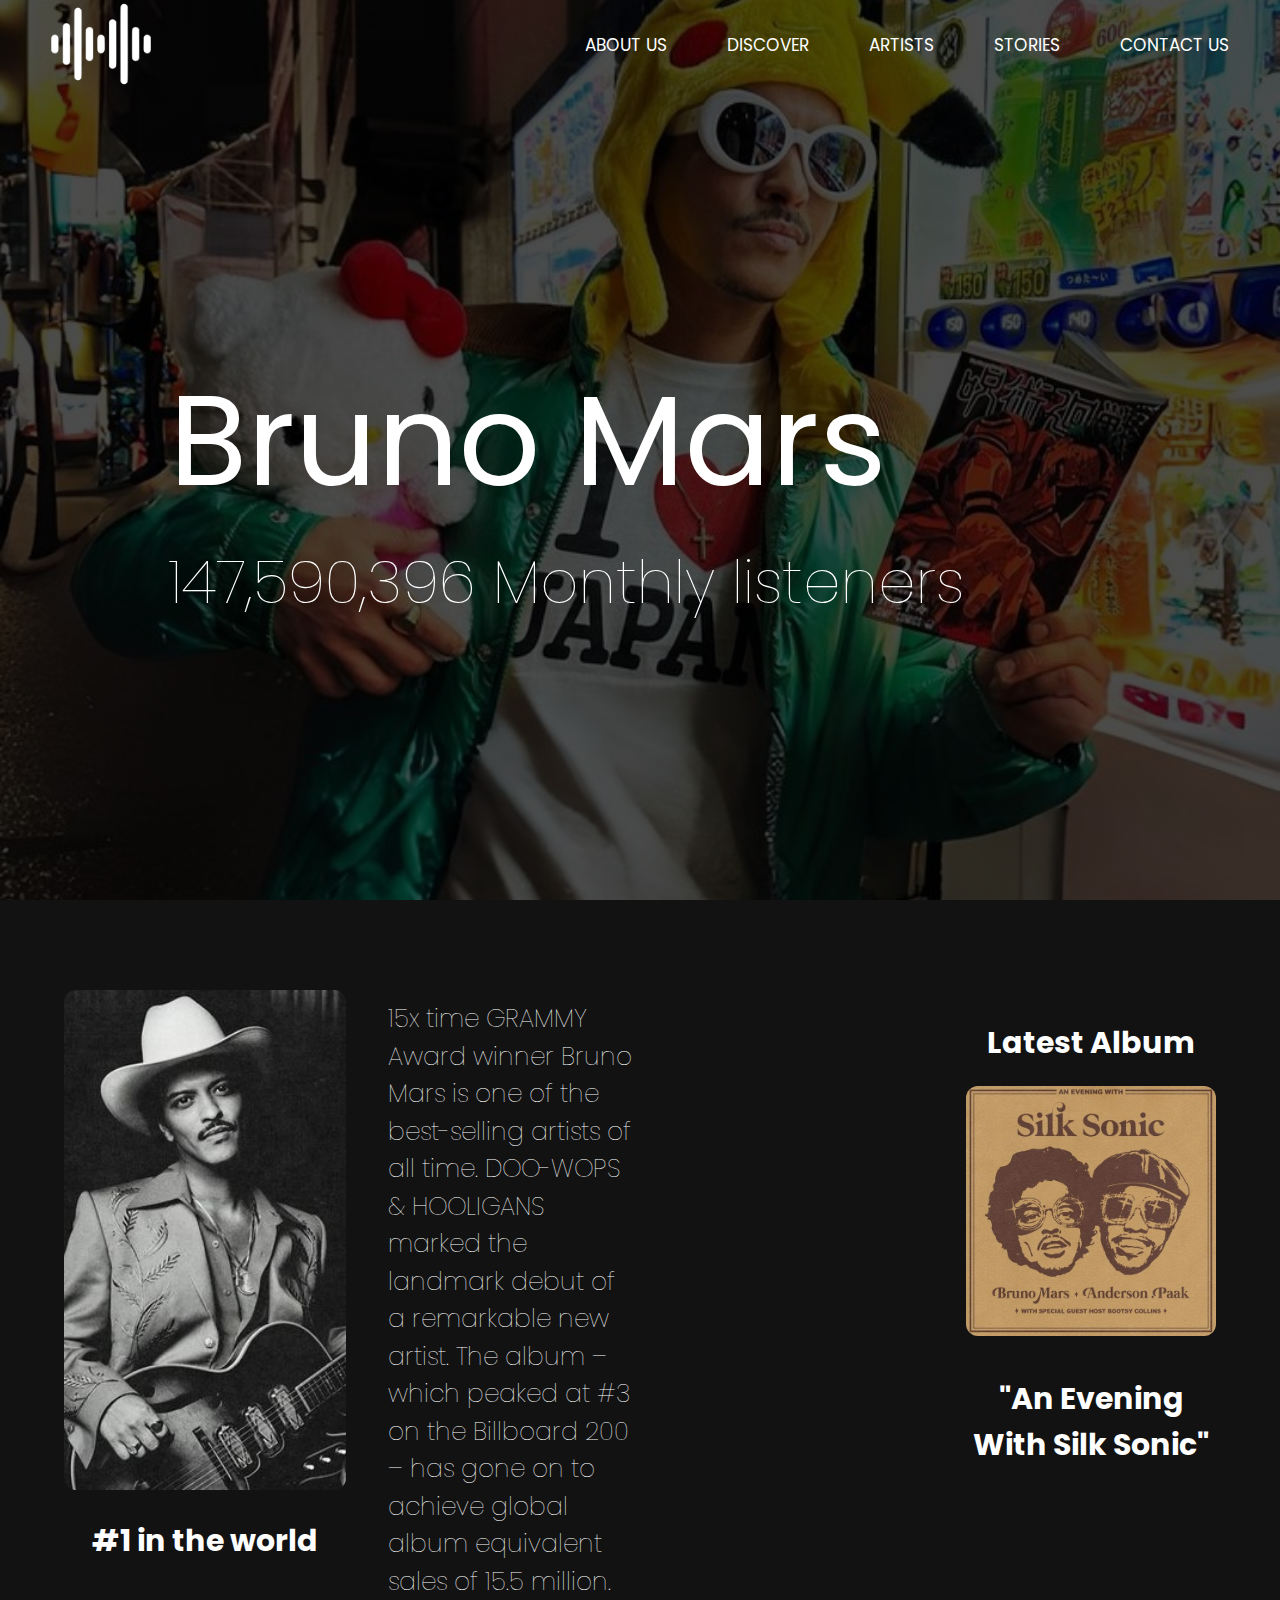
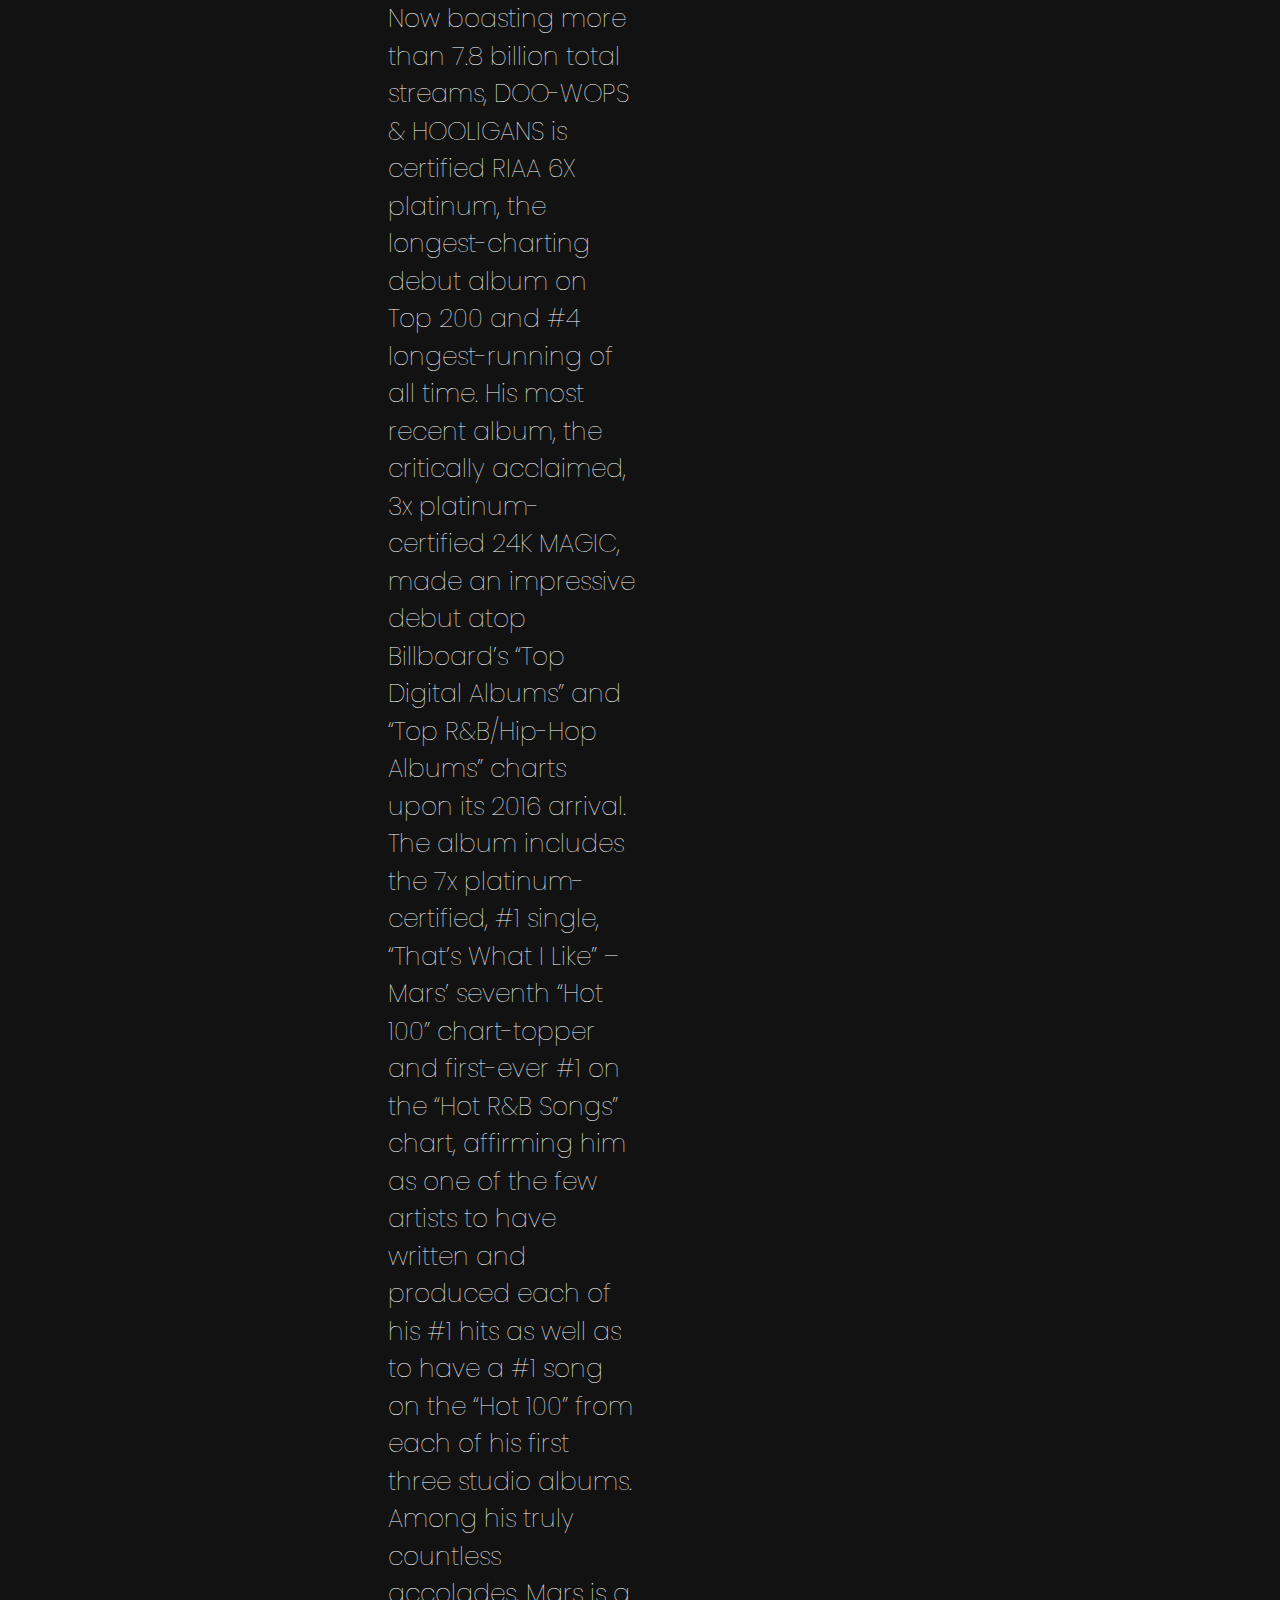
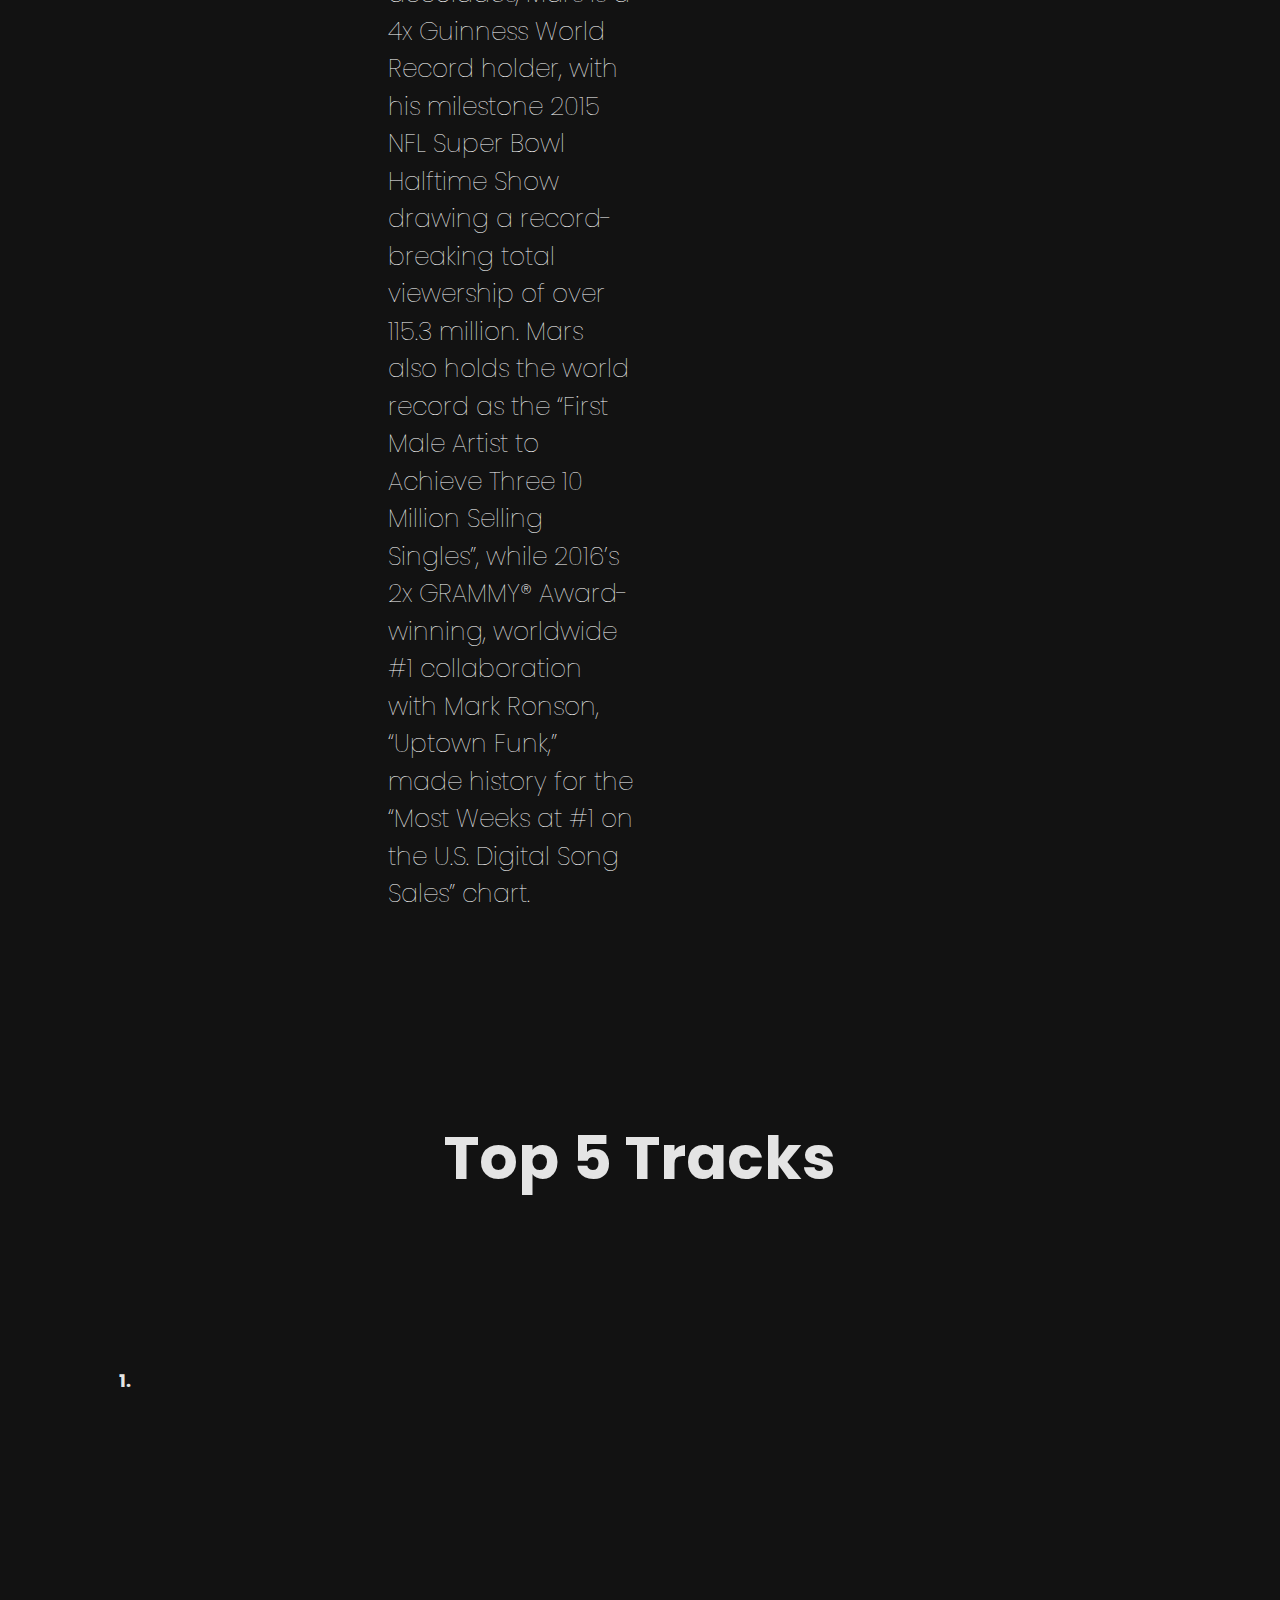
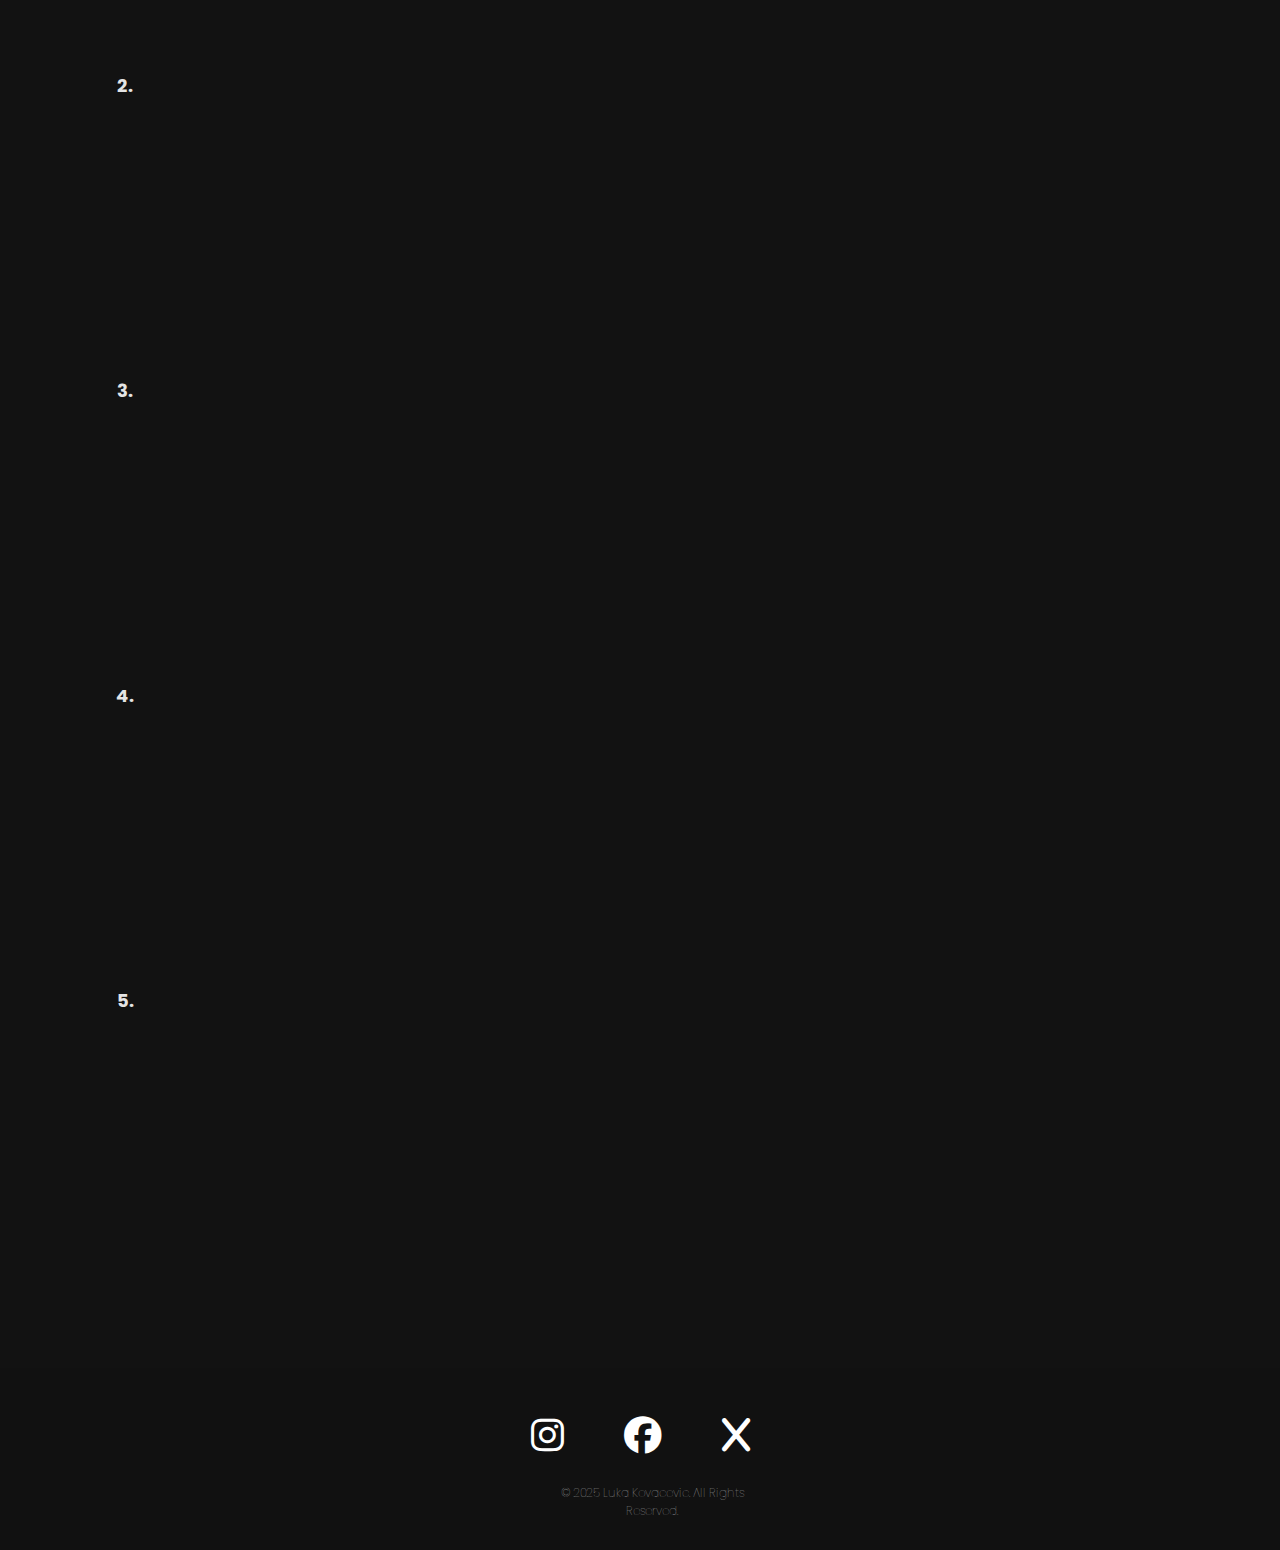
<file: Bruno_mars.html>
<!DOCTYPE html>
<html lang="en">
<head>
    <meta charset="UTF-8">
    <link rel="icon" type="x-icon" href="images/pngwing.com.png">
    <meta name="viewport" content="width=device-width, initial-scale=1.0">
    <title>SONA</title>
    <link rel="stylesheet" href="style.css">
    <link rel="stylesheet" href="https://cdnjs.cloudflare.com/ajax/libs/font-awesome/6.7.2/css/all.min.css" />
    <link href="https://fonts.googleapis.com/css2?family=Poppins:wght@300;400;500;600&display=swap" rel="stylesheet">
</head>
<body>
    <div class="container_bio_ttl_bm">
        <div class="navbar">
            <a href="index.html" class="logo-link">
                <img src="images/audio-wave-512.png" class="logo">
            </a>
            <nav id="mobile-menu">
                <ul>
                    <li><a href="About-us">ABOUT US</a></li>
                    <li><a href="Discover.html">DISCOVER</a></li>
                    <li><a href="Artists.html">ARTISTS</a></li>
                    <li><a href="Stories.html">STORIES</a></li>
                    <li><a href="Contact.html">CONTACT US</a></li>
                </ul>
            </nav>
        </div>

        <div class="row">
            <div class="col">
                <header>Bruno Mars</header>
                <p>147,590,396 Monthly listeners</p>
            </div>
        </div>
    </div>

    <main>
        <div class="container_bio">
            <div class="artist-info">
                <div class="artist-image-container">
                    <img src="images/bm.jpg" alt="Bruno Mars" class="artist-image">
                    <h3 class="listeners">#1 in the world</h3>
                </div>
                <div class="bio">
                    <p>15x time GRAMMY Award winner Bruno Mars is one of the best-selling artists of all time. DOO-WOPS & HOOLIGANS marked the landmark debut of a remarkable new artist. The album – which peaked at #3 on the Billboard 200 – has gone on to achieve global album equivalent sales of 15.5 million. Now boasting more than 7.8 billion total streams, DOO-WOPS & HOOLIGANS is certified RIAA 6X platinum, the longest-charting debut album on Top 200 and #4 longest-running of all time. His most recent album, the critically acclaimed, 3x platinum-certified 24K MAGIC, made an impressive debut atop Billboard’s “Top Digital Albums” and “Top R&B/Hip-Hop Albums” charts upon its 2016 arrival. The album includes the 7x platinum-certified, #1 single, “That’s What I Like” – Mars’ seventh “Hot 100” chart-topper and first-ever #1 on the “Hot R&B Songs” chart, affirming him as one of the few artists to have written and produced each of his #1 hits as well as to have a #1 song on the “Hot 100” from each of his first three studio albums. Among his truly countless accolades, Mars is a 4x Guinness World Record holder, with his milestone 2015 NFL Super Bowl Halftime Show drawing a record-breaking total viewership of over 115.3 million. Mars also holds the world record as the “First Male Artist to Achieve Three 10 Million Selling Singles”, while 2016’s 2x GRAMMY® Award-winning, worldwide #1 collaboration with Mark Ronson, “Uptown Funk,” made history for the “Most Weeks at #1 on the U.S. Digital Song Sales” chart.</p>
                </div>
                <div class="latest-album">
                    <h3 class="album-name">Latest Album</h3>
                    <img src="images/bm_album.jpg" alt="Latest Album" class="album-image">
                    <h3 class="album-name">"An Evening With Silk Sonic"</h3>
                </div>
            </div>

            <div class="top-tracks">
                <h3>Top 5 Tracks</h3>
                <div class="track-list">
                    <div class="track-item">
                        <span>1.</span>
                        <iframe style="border-radius:12px" src="https://open.spotify.com/embed/track/2plbrEY59IikOBgBGLjaoe?utm_source=generator" width="100%" height="352" frameBorder="0" allowfullscreen="" allow="autoplay; clipboard-write; encrypted-media; fullscreen; picture-in-picture" loading="lazy"></iframe>
                    </div>
                    <div class="track-item">
                        <span>2.</span>
                        <iframe style="border-radius:12px" src="https://open.spotify.com/embed/track/4wJ5Qq0jBN4ajy7ouZIV1c?utm_source=generator" width="100%" height="352" frameBorder="0" allowfullscreen="" allow="autoplay; clipboard-write; encrypted-media; fullscreen; picture-in-picture" loading="lazy"></iframe>
                    </div>
                    <div class="track-item">
                        <span>3.</span>
                        <iframe style="border-radius:12px" src="https://open.spotify.com/embed/track/3w3y8KPTfNeOKPiqUTakBh?utm_source=generator" width="100%" height="352" frameBorder="0" allowfullscreen="" allow="autoplay; clipboard-write; encrypted-media; fullscreen; picture-in-picture" loading="lazy"></iframe>
                    </div>
                    <div class="track-item">
                        <span>4.</span>
                        <iframe style="border-radius:12px" src="https://open.spotify.com/embed/track/47Slg6LuqLaX0VodpSCvPt?utm_source=generator" width="100%" height="352" frameBorder="0" allowfullscreen="" allow="autoplay; clipboard-write; encrypted-media; fullscreen; picture-in-picture" loading="lazy"></iframe>
                    </div>
                    <div class="track-item">
                        <span>5.</span>
                        <iframe style="border-radius:12px" src="https://open.spotify.com/embed/track/0KKkJNfGyhkQ5aFogxQAPU?utm_source=generator" width="100%" height="352" frameBorder="0" allowfullscreen="" allow="autoplay; clipboard-write; encrypted-media; fullscreen; picture-in-picture" loading="lazy"></iframe>
                    </div>
                </div>
            </div>
        </div>
    </main>

    <footer class="footer">
        <div class="footer-content">
            <div class="social-copyright">
                <div class="social-icons">
                    <a href="https://www.instagram.com/rollingloud/" target="_blank" aria-label="Instagram">
                        <i class="fab fa-instagram"></i>
                    </a>
                    <a href="https://www.facebook.com/@RollingLoudFest/" target="_blank" aria-label="Facebook">
                        <i class="fab fa-facebook"></i>
                    </a>
                    <a href="https://x.com/RollingLoud" target="_blank" aria-label="X (Twitter)">
                        <i class="fab fa-x"></i>
                    </a>
                </div>
                <p>&copy; 2025 Luka Kovacevic. All Rights Reserved.</p>
            </div>
        </div>
    </footer>
</body>
</html>
</file>
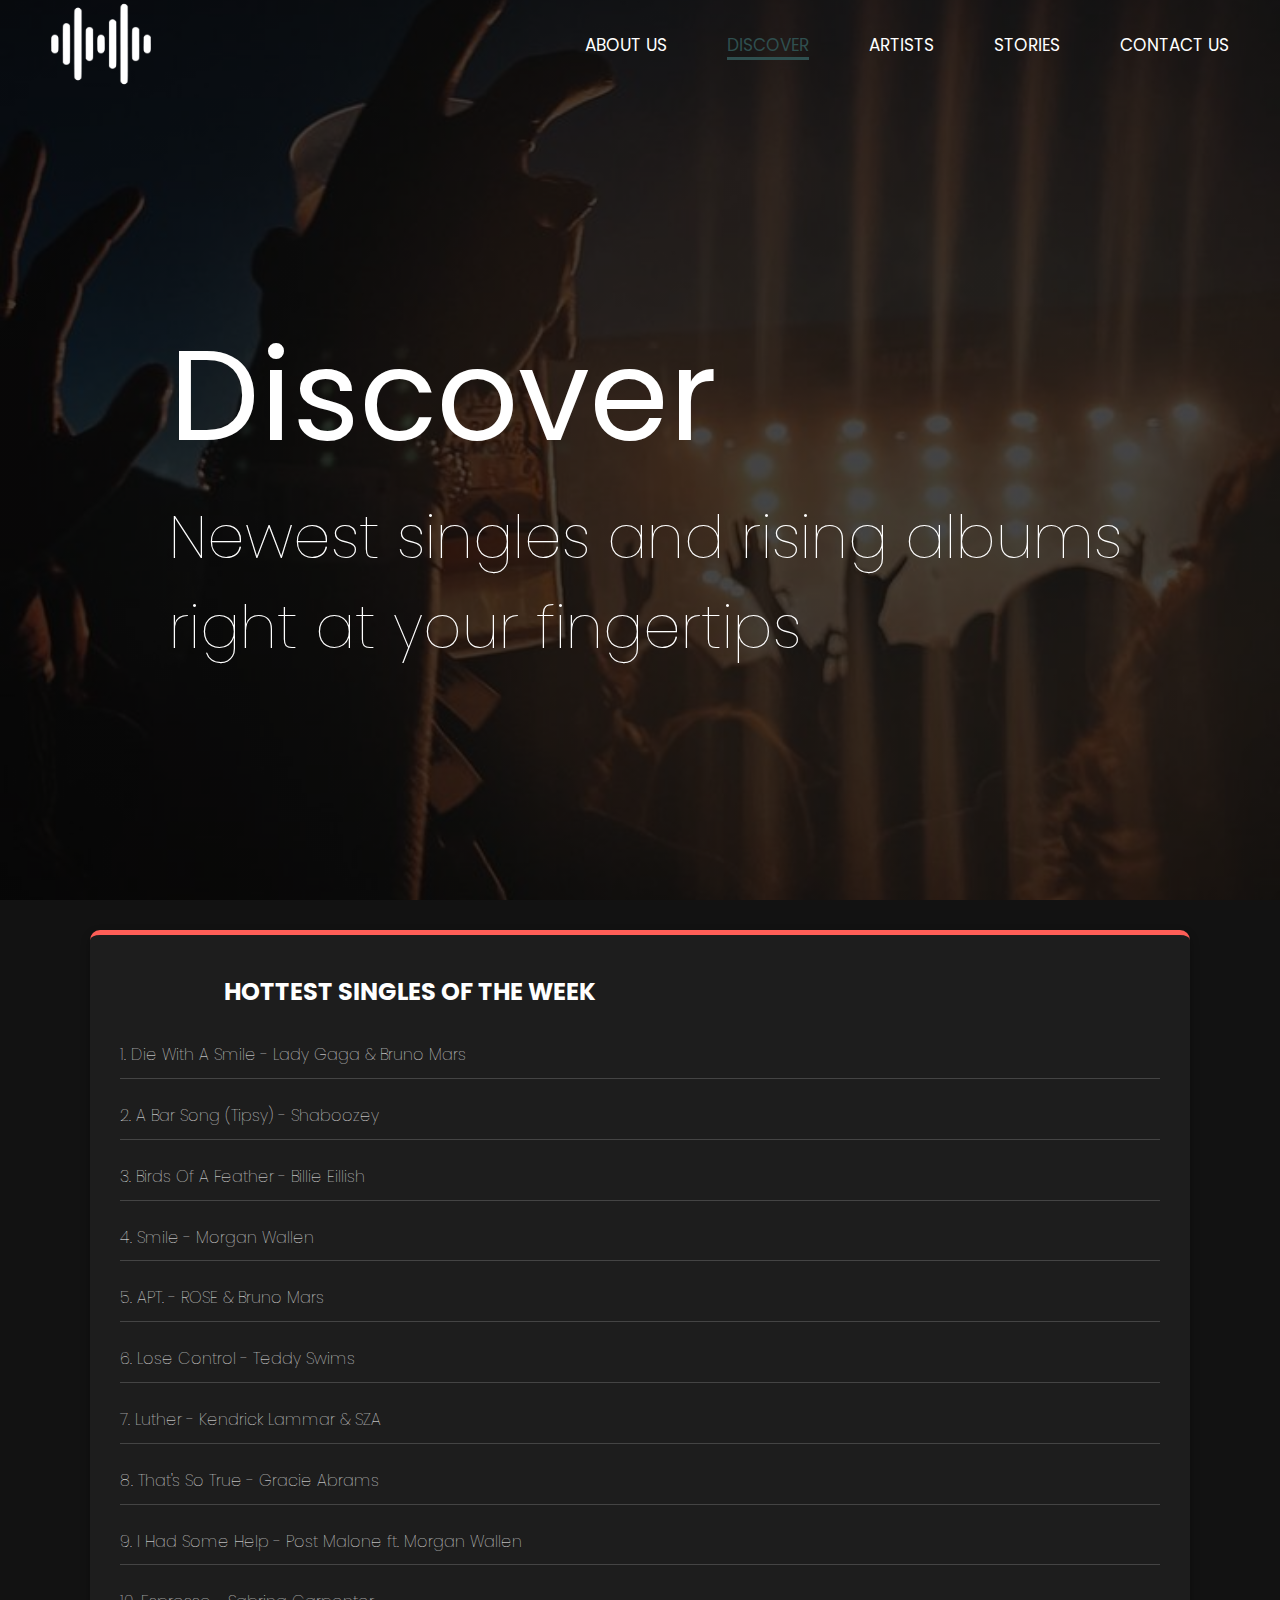
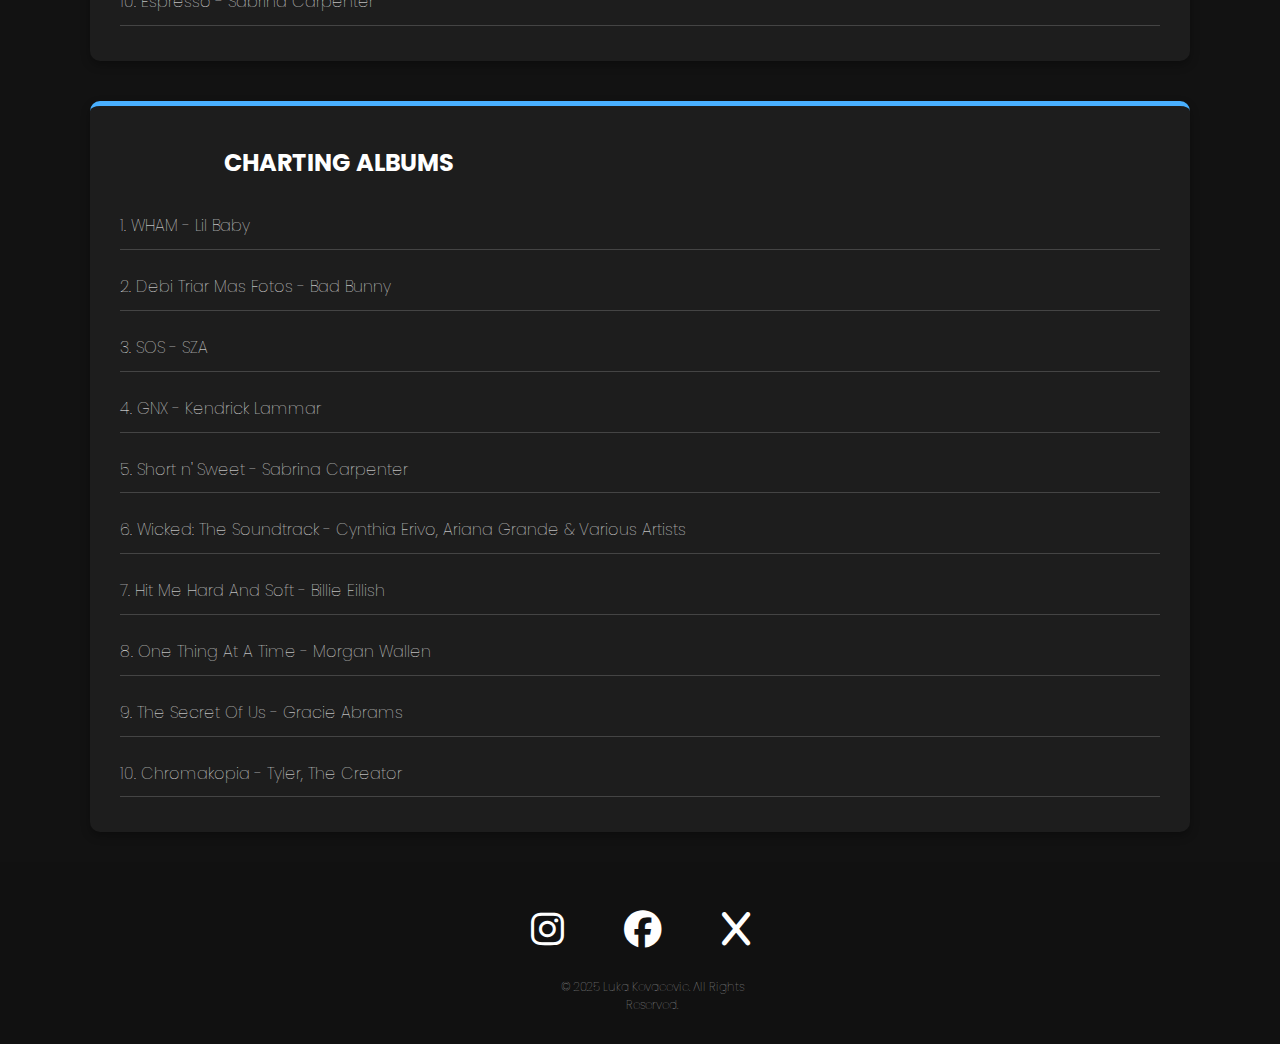
<file: Discover.html>
<!DOCTYPE html>
<html lang="en">
    <head>
        <meta charset="UTF-8">
        <link rel="icon" type="x-icon" href="images/pngwing.com.png">
        <meta name="viewport" content="width=device-width, initial-scale=1.0">
        <title>SONA</title>
        <link rel="stylesheet" href="style.css">
        <link rel="stylesheet" href="https://cdnjs.cloudflare.com/ajax/libs/font-awesome/6.7.2/css/all.min.css" integrity="sha512-Evv84Mr4kqVGRNSgIGL/F/aIDqQb7xQ2vcrdIwxfjThSH8CSR7PBEakCr51Ck+w+/U6swU2Im1vVX0SVk9ABhg==" crossorigin="anonymous" referrerpolicy="no-referrer" />
        <link href="https://fonts.googleapis.com/css2?family=Poppins:wght@300;400;500;600&display=swap" rel="stylesheet">
        <link href="https://fonts.googleapis.com/css2?family=Roboto:wght@400;700&display=swap" rel="stylesheet">
    </head>
    <body>
        <div class="container_discover">
            <div class="navbar">
                <a href="index.html" class="logo-link">
                    <img src="images/audio-wave-512.png" class="logo">
                </a>
                <nav id="mobile-menu">
                    <ul>
                        <li><a href="About-us">ABOUT US</a></li>
                        <li><a href="Discover.html" class="active">DISCOVER</a></li>
                        <li><a href="Artists.html">ARTISTS</a></li>
                        <li><a href="Stories.html">STORIES</a></li>
                        <li><a href="Contact.html">CONTACT US</a></li>
                    </ul>
                </nav>
            </div>

            <div class="row">
                <div class="col">
                    <header>Discover</header>
                    <p>Newest singles and rising albums right at your fingertips</p>
                </div>
            </div>
        </div>
        <main>
            <div class="container_single">
                <p>HOTTEST SINGLES OF THE WEEK</p>
                <p>1. Die With A Smile - Lady Gaga & Bruno Mars</p>
                <p>2. A Bar Song (Tipsy) - Shaboozey</p>
                <p>3. Birds Of A Feather - Billie Eillish</p>
                <p>4. Smile - Morgan Wallen</p>
                <p>5. APT. - ROSE & Bruno Mars</p>
                <p>6. Lose Control - Teddy Swims</p>
                <p>7. Luther - Kendrick Lammar & SZA</p>
                <p>8. That's So True - Gracie Abrams</p>
                <p>9. I Had Some Help - Post Malone ft. Morgan Wallen</p>
                <p>10. Espresso - Sabrina Carpenter</p>
            </div>
            <div class="container_album">
                <p>CHARTING ALBUMS</p>
                <p>1. WHAM - Lil Baby</p>
                <p>2. Debi Triar Mas Fotos - Bad Bunny</p>
                <p>3. SOS - SZA</p>
                <p>4. GNX - Kendrick Lammar</p>
                <p>5. Short n' Sweet - Sabrina Carpenter</p>
                <p>6. Wicked: The Soundtrack - Cynthia Erivo, Ariana Grande & Various Artists</p>
                <p>7. Hit Me Hard And Soft - Billie Eillish</p>
                <p>8. One Thing At A Time - Morgan Wallen</p>
                <p>9. The Secret Of Us - Gracie Abrams</p>
                <p>10. Chromakopia - Tyler, The Creator</p>
            </div>
        </main>
        <footer class="footer">
            <div class="footer-content">
                <div class="social-copyright">
                    <div class="social-icons">
                        <a href="https://www.instagram.com/rollingloud/?hl=en" target="_blank" aria-label="Instagram">
                            <i class="fab fa-instagram"></i>
                        </a>
                        <a href="https://www.facebook.com/@RollingLoudFest/" target="_blank" aria-label="Facebook">
                            <i class="fab fa-facebook"></i>
                        </a>
                        <a href="https://x.com/RollingLoud" target="_blank" aria-label="X (Twitter)">
                            <i class="fab fa-x"></i>
                        </a>
                    </div>
                    <p>&copy; 2025 Luka Kovacevic. All Rights Reserved.</p>
                </div>
            </div>
        </footer>
    </body>
</html>
</file>
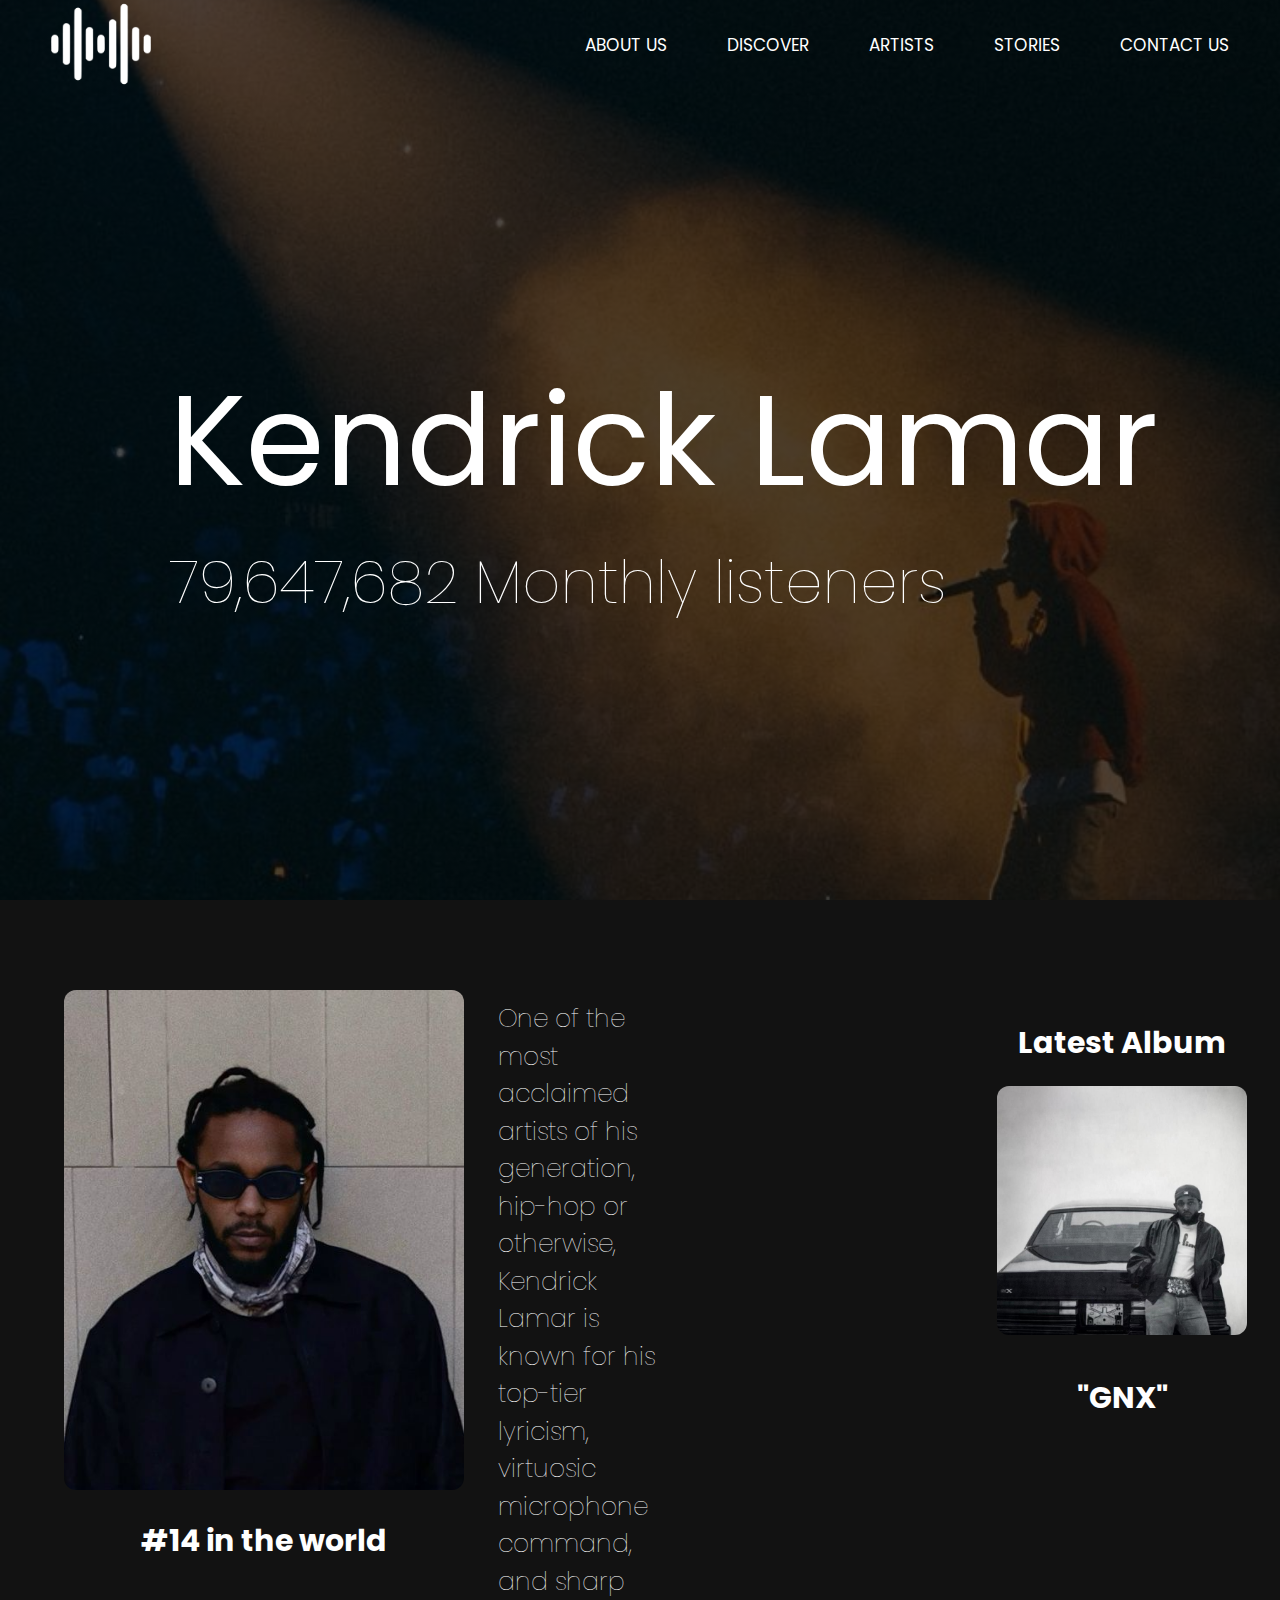
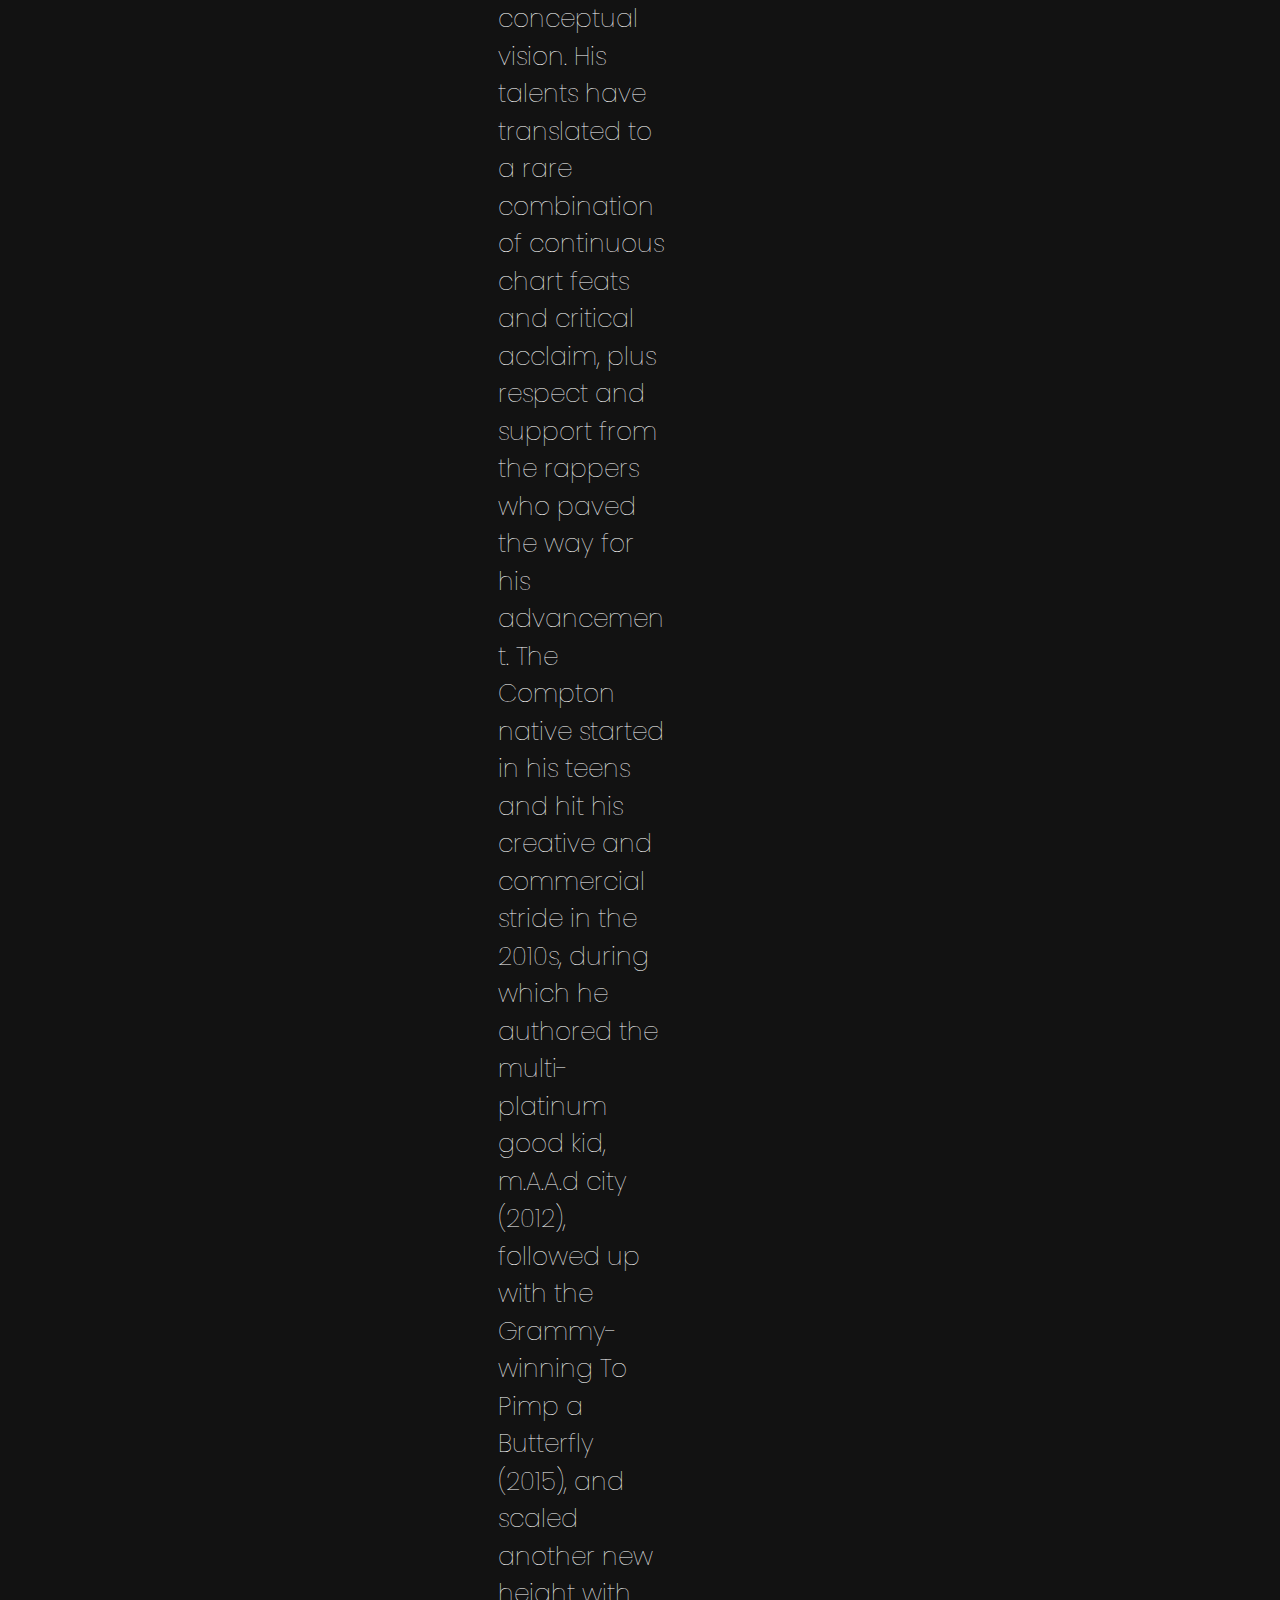
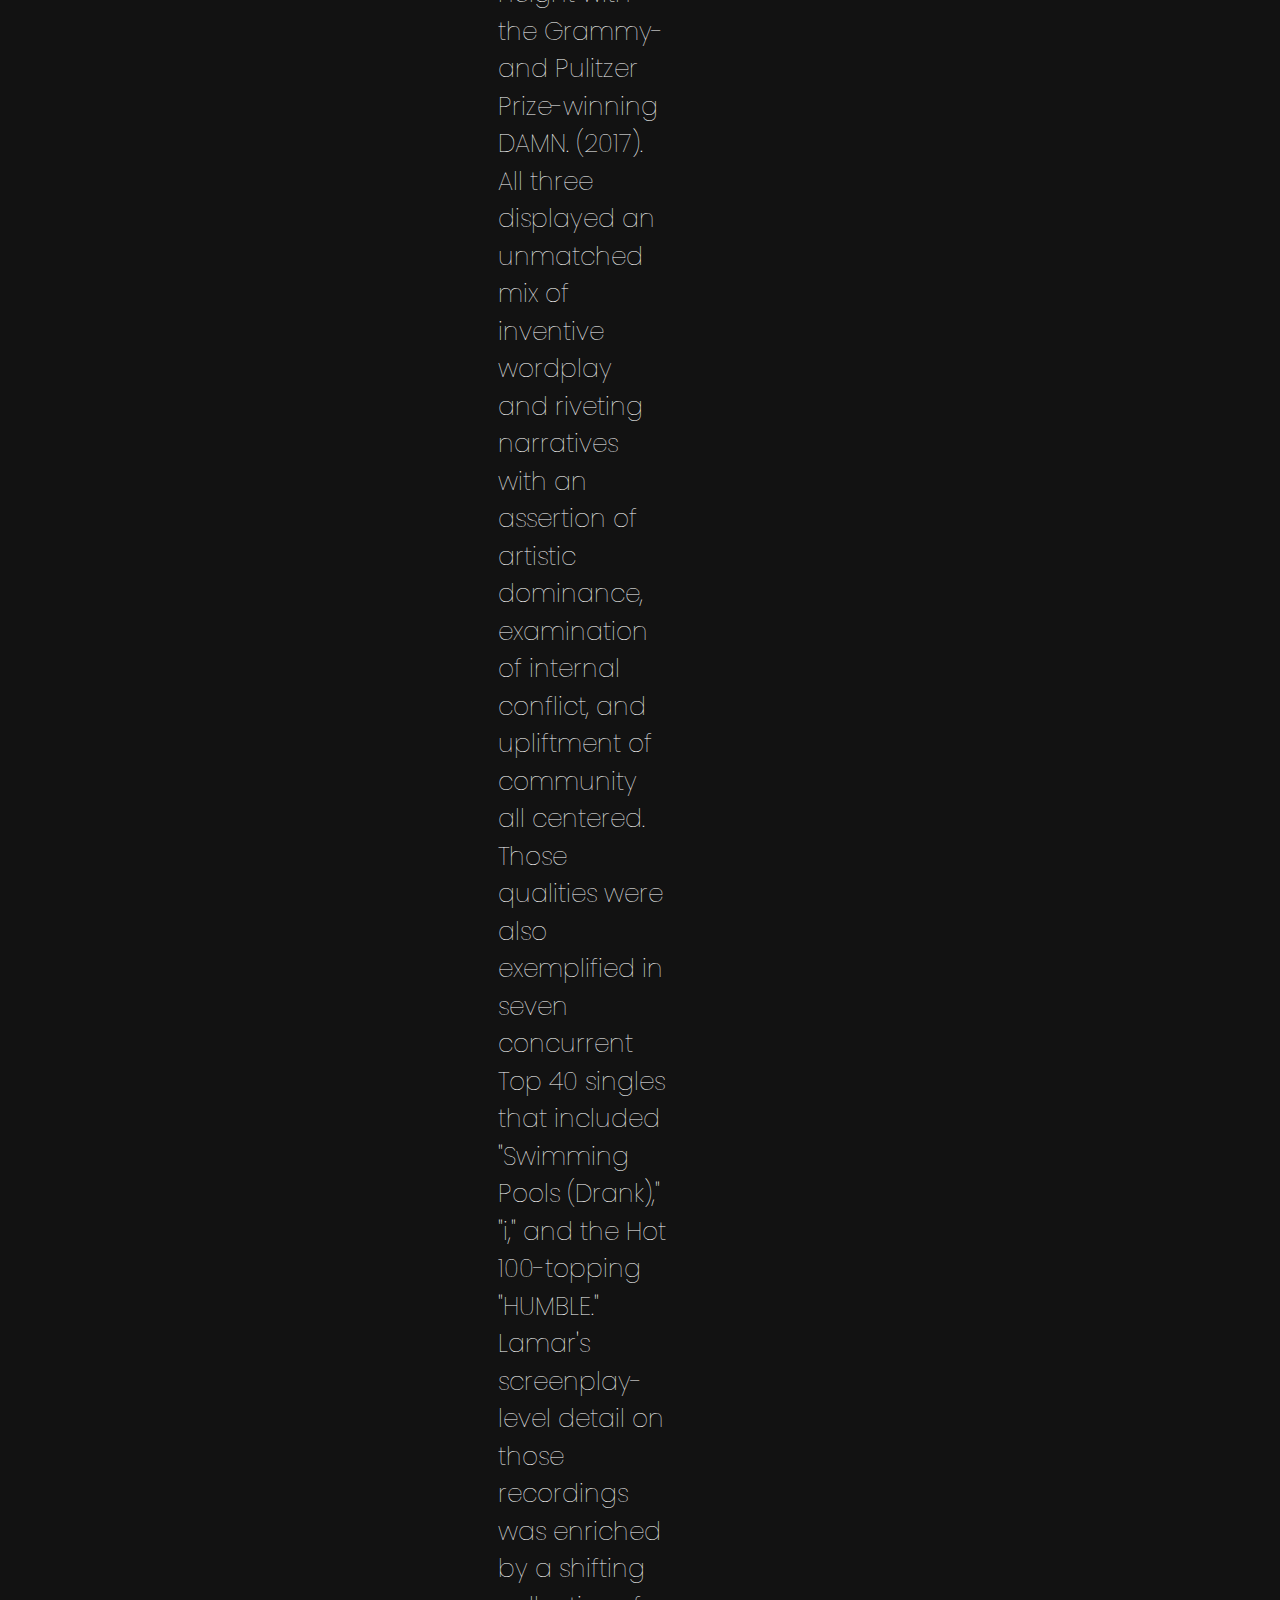
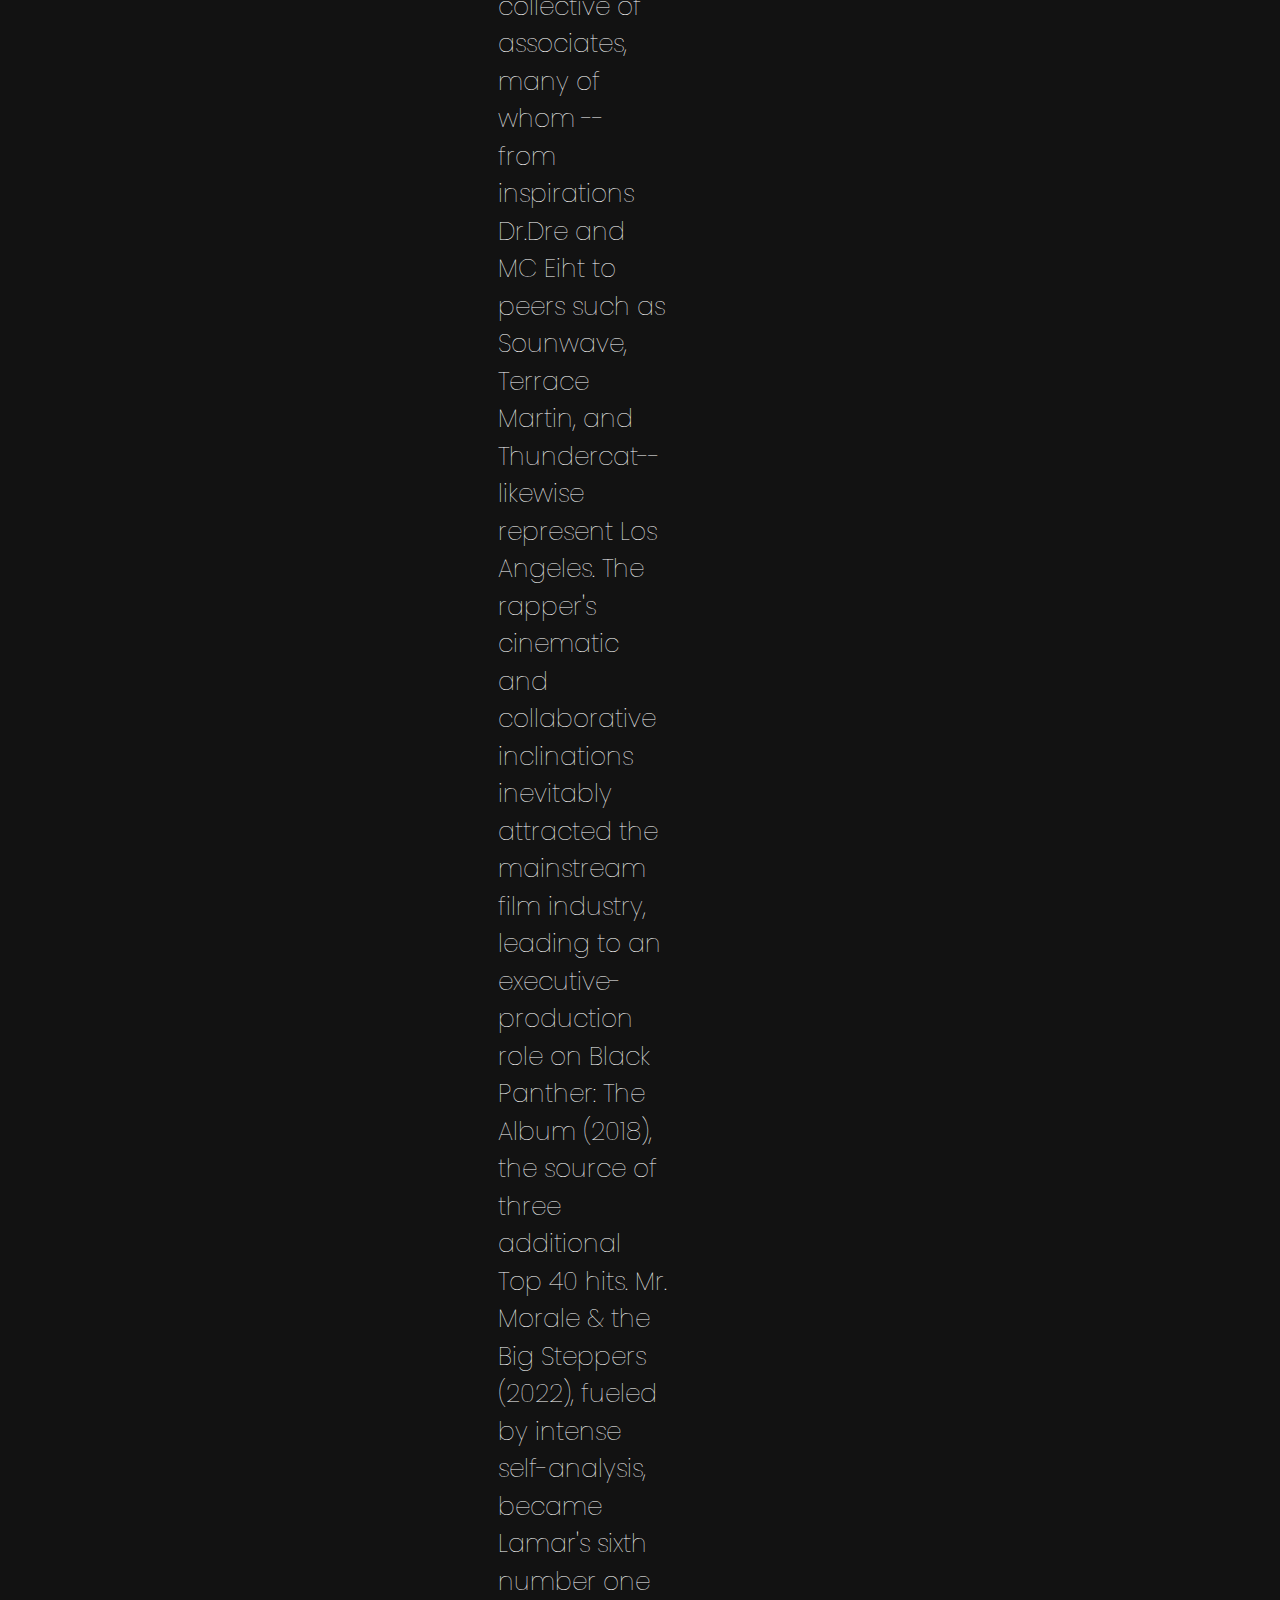
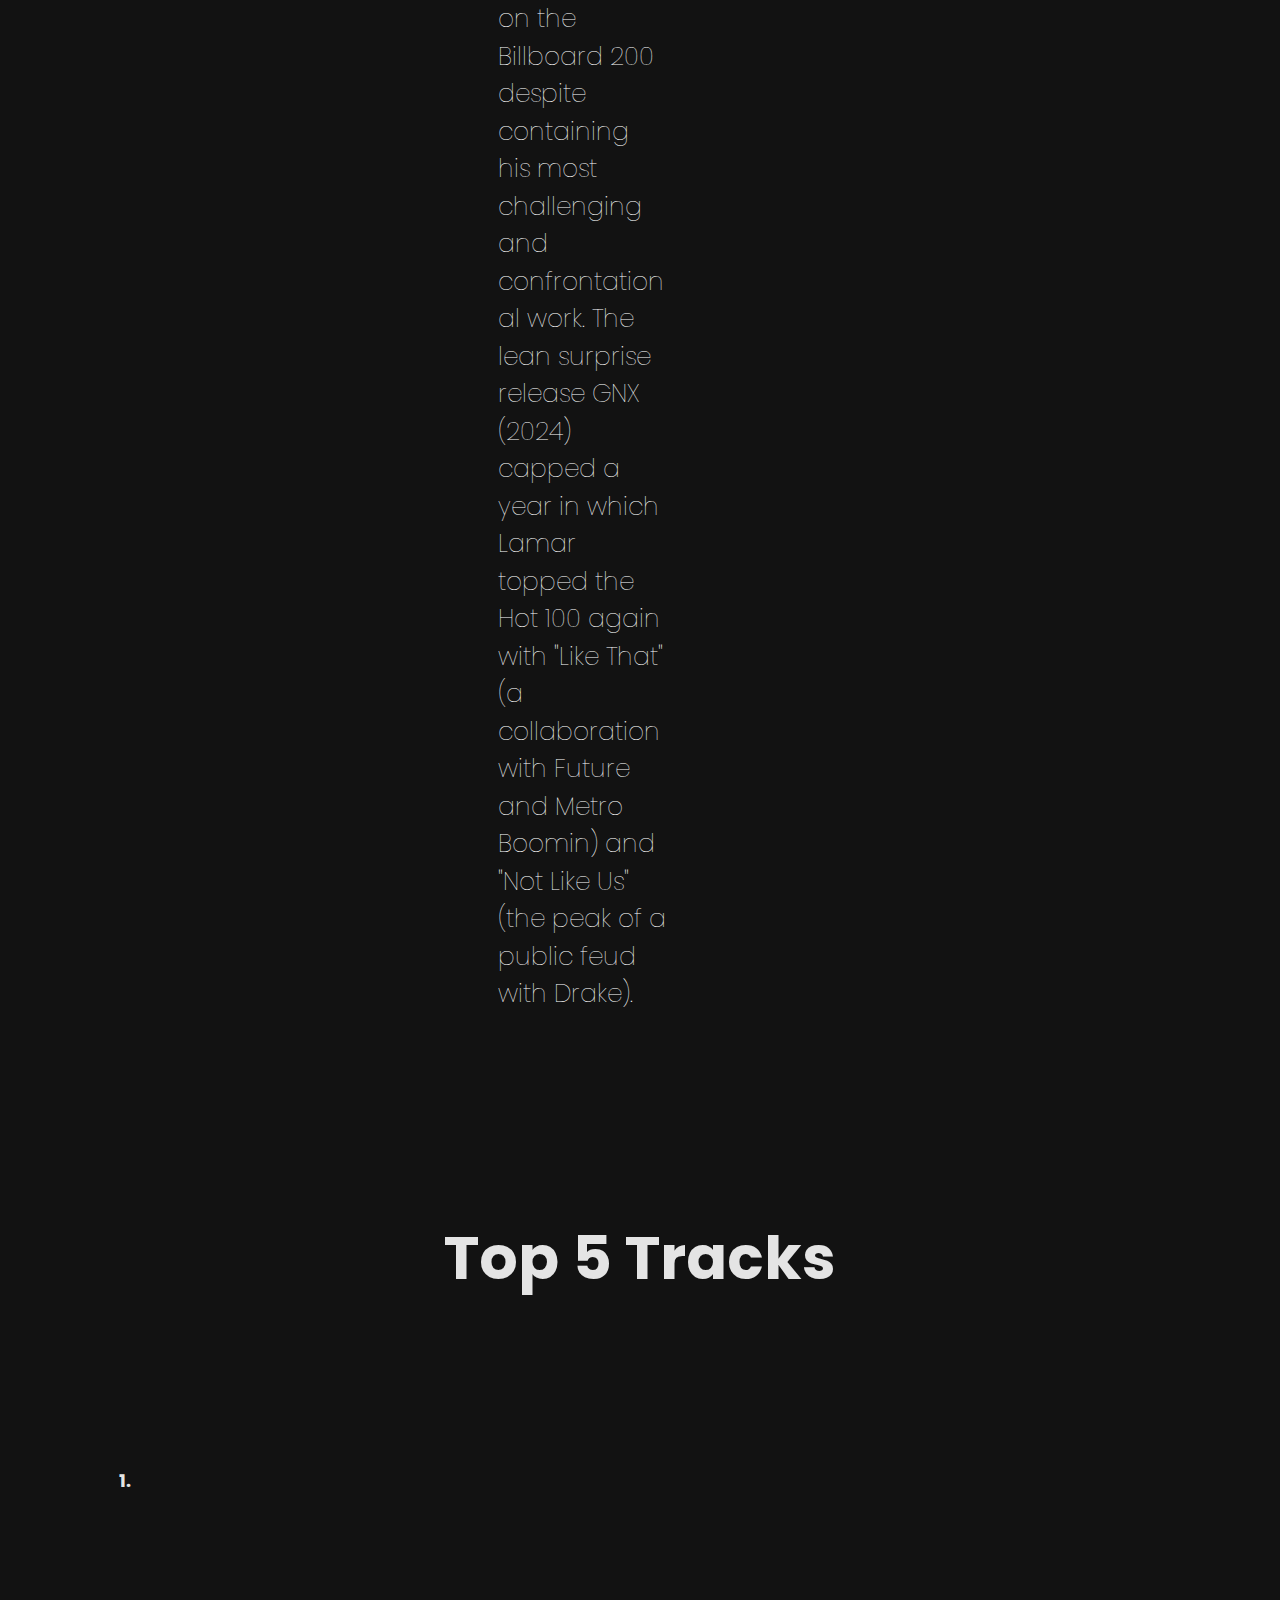
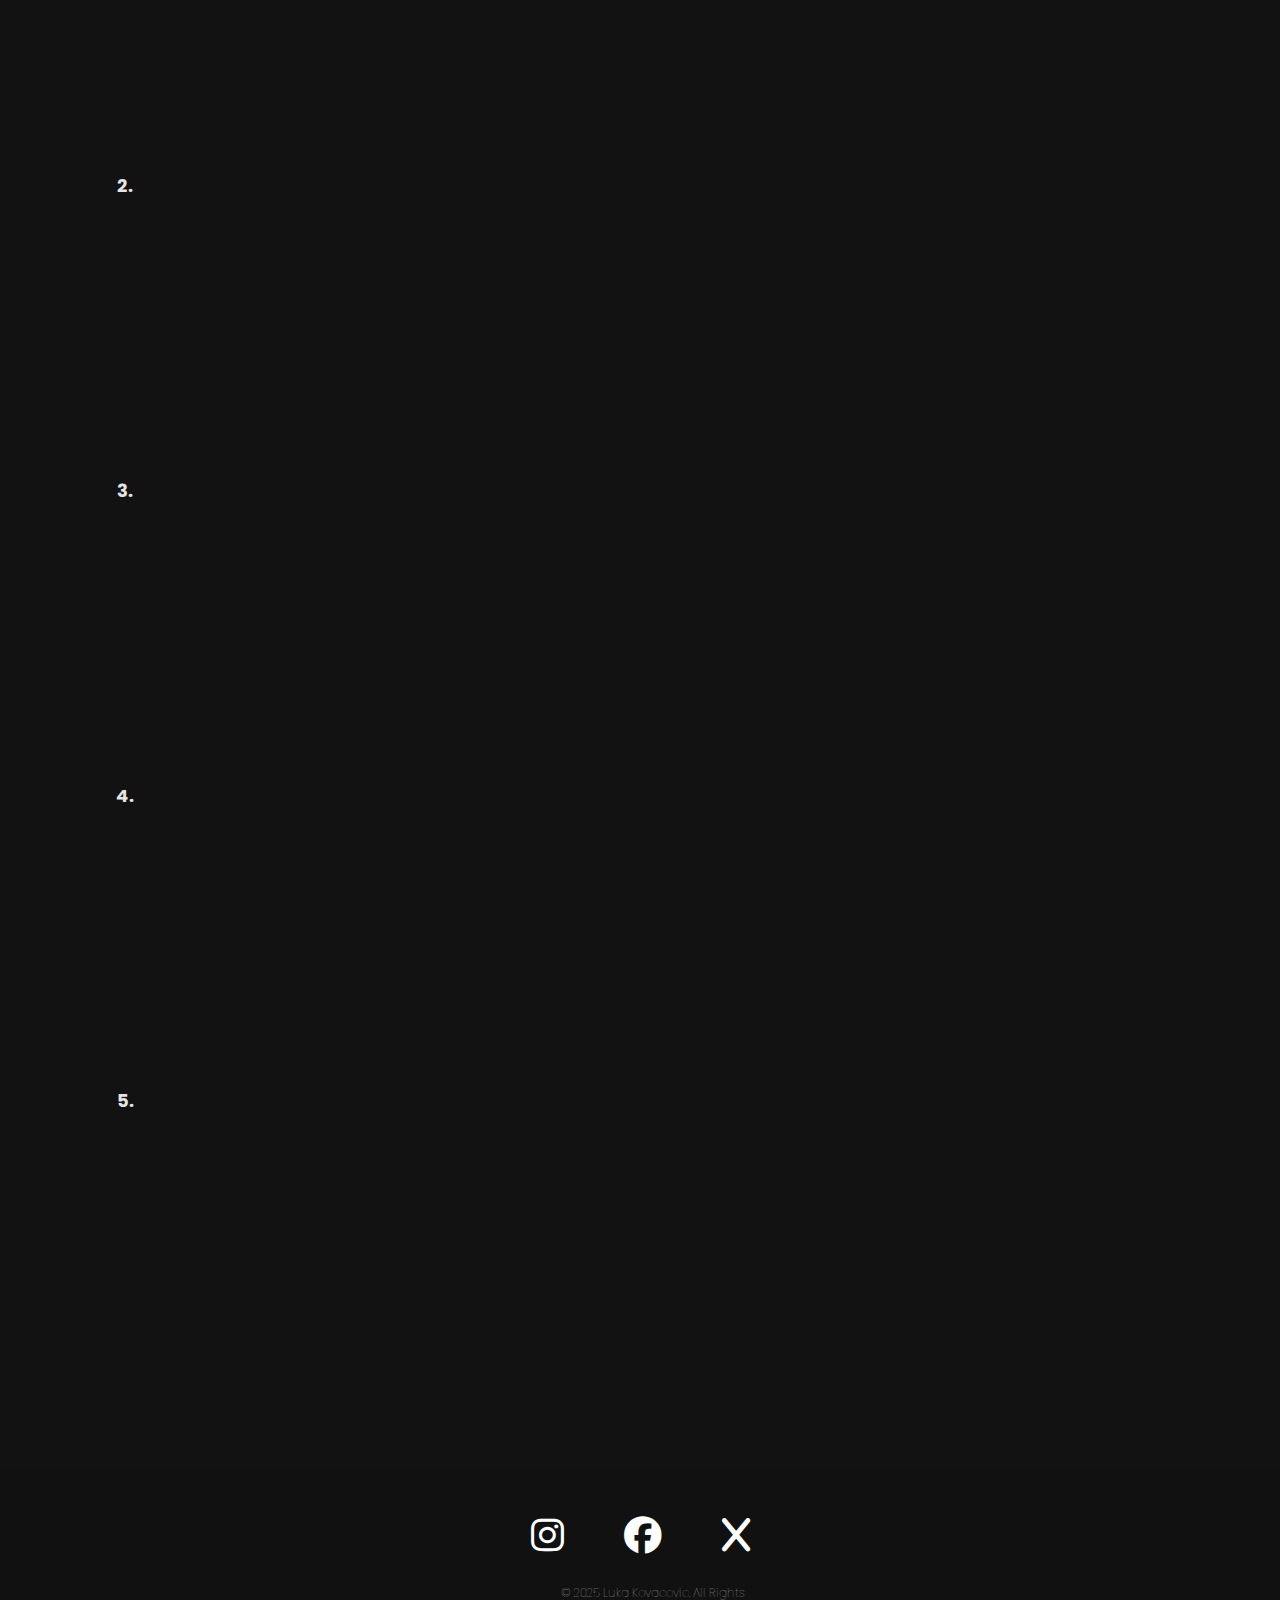
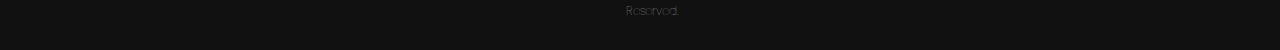
<file: Kendrick_lammar.html>
<!DOCTYPE html>
<html lang="en">
<head>
    <meta charset="UTF-8">
    <link rel="icon" type="x-icon" href="images/pngwing.com.png">
    <meta name="viewport" content="width=device-width, initial-scale=1.0">
    <title>SONA</title>
    <link rel="stylesheet" href="style.css">
    <link rel="stylesheet" href="https://cdnjs.cloudflare.com/ajax/libs/font-awesome/6.7.2/css/all.min.css" />
    <link href="https://fonts.googleapis.com/css2?family=Poppins:wght@300;400;500;600&display=swap" rel="stylesheet">
</head>
<body>
    <div class="container_bio_ttl_kl">
        <div class="navbar">
            <a href="index.html" class="logo-link">
                <img src="images/audio-wave-512.png" class="logo">
            </a>
            <nav id="mobile-menu">
                <ul>
                    <li><a href="About-us">ABOUT US</a></li>
                    <li><a href="Discover.html">DISCOVER</a></li>
                    <li><a href="Artists.html">ARTISTS</a></li>
                    <li><a href="Stories.html">STORIES</a></li>
                    <li><a href="Contact.html">CONTACT US</a></li>
                </ul>
            </nav>
        </div>

        <div class="row">
            <div class="col">
                <header>Kendrick Lamar</header>
                <p>79,647,682 Monthly listeners</p>
            </div>
        </div>
    </div>

    <main>
        <div class="container_bio">
            <div class="artist-info">
                <div class="artist-image-container">
                    <img src="images/kl.jpg" alt="Kendrick Lamar" class="artist-image">
                    <h3 class="listeners">#14 in the world</h3>
                </div>
                <div class="bio">
                    <p>One of the most acclaimed artists of his generation, hip-hop or otherwise, Kendrick Lamar is known for his top-tier lyricism, virtuosic microphone command, and sharp conceptual vision. His talents have translated to a rare combination of continuous chart feats and critical acclaim, plus respect and support from the rappers who paved the way for his advancement. The Compton native started in his teens and hit his creative and commercial stride in the 2010s, during which he authored the multi-platinum good kid, m.A.A.d city (2012), followed up with the Grammy-winning To Pimp a Butterfly (2015), and scaled another new height with the Grammy- and Pulitzer Prize-winning DAMN. (2017). All three displayed an unmatched mix of inventive wordplay and riveting narratives with an assertion of artistic dominance, examination of internal conflict, and upliftment of community all centered. Those qualities were also exemplified in seven concurrent Top 40 singles that included "Swimming Pools (Drank)," "i," and the Hot 100-topping "HUMBLE." Lamar's screenplay-level detail on those recordings was enriched by a shifting collective of associates, many of whom -- from inspirations Dr.Dre and MC Eiht to peers such as Sounwave, Terrace Martin, and  Thundercat-- likewise represent Los Angeles. The rapper's cinematic and collaborative inclinations inevitably attracted the mainstream film industry, leading to an executive-production role on Black Panther: The Album (2018), the source of three additional Top 40 hits. Mr. Morale & the Big Steppers (2022), fueled by intense self-analysis, became Lamar's sixth number one on the Billboard 200 despite containing his most challenging and confrontational work. The lean surprise release GNX (2024) capped a year in which Lamar topped the Hot 100 again with "Like That" (a collaboration with Future and Metro Boomin) and "Not Like Us" (the peak of a public feud with Drake).</p>
                </div>
                <div class="latest-album">
                    <h3 class="album-name">Latest Album</h3>
                    <img src="images/kl_album.jpg" alt="Latest Album" class="album-image">
                    <h3 class="album-name">"GNX"</h3>
                </div>
            </div>

            <div class="top-tracks">
                <h3>Top 5 Tracks</h3>
                <div class="track-list">
                    <div class="track-item">
                        <span>1.</span>
                        <iframe style="border-radius:12px" src="https://open.spotify.com/embed/track/2CGNAOSuO1MEFCbBRgUzjd?utm_source=generator" width="100%" height="352" frameBorder="0" allowfullscreen="" allow="autoplay; clipboard-write; encrypted-media; fullscreen; picture-in-picture" loading="lazy"></iframe>
                    </div>
                    <div class="track-item">
                        <span>2.</span>
                        <iframe style="border-radius:12px" src="https://open.spotify.com/embed/track/0aB0v4027ukVziUGwVGYpG?utm_source=generator" width="100%" height="352" frameBorder="0" allowfullscreen="" allow="autoplay; clipboard-write; encrypted-media; fullscreen; picture-in-picture" loading="lazy"></iframe>
                    </div>
                    <div class="track-item">
                        <span>3.</span>
                        <iframe style="border-radius:12px" src="https://open.spotify.com/embed/track/0nj9Bq5sHDiTxSHunhgkFb?utm_source=generator" width="100%" height="352" frameBorder="0" allowfullscreen="" allow="autoplay; clipboard-write; encrypted-media; fullscreen; picture-in-picture" loading="lazy"></iframe>
                    </div>
                    <div class="track-item">
                        <span>4.</span>
                        <iframe style="border-radius:12px" src="https://open.spotify.com/embed/track/6AI3ezQ4o3HUoP6Dhudph3?utm_source=generator" width="100%" height="352" frameBorder="0" allowfullscreen="" allow="autoplay; clipboard-write; encrypted-media; fullscreen; picture-in-picture" loading="lazy"></iframe>
                    </div>
                    <div class="track-item">
                        <span>5.</span>
                        <iframe style="border-radius:12px" src="https://open.spotify.com/embed/track/3GCdLUSnKSMJhs4Tj6CV3s?utm_source=generator" width="100%" height="352" frameBorder="0" allowfullscreen="" allow="autoplay; clipboard-write; encrypted-media; fullscreen; picture-in-picture" loading="lazy"></iframe>
                    </div>
                </div>
            </div>
        </div>
    </main>

    <footer class="footer">
        <div class="footer-content">
            <div class="social-copyright">
                <div class="social-icons">
                    <a href="https://www.instagram.com/rollingloud/" target="_blank" aria-label="Instagram">
                        <i class="fab fa-instagram"></i>
                    </a>
                    <a href="https://www.facebook.com/@RollingLoudFest/" target="_blank" aria-label="Facebook">
                        <i class="fab fa-facebook"></i>
                    </a>
                    <a href="https://x.com/RollingLoud" target="_blank" aria-label="X (Twitter)">
                        <i class="fab fa-x"></i>
                    </a>
                </div>
                <p>&copy; 2025 Luka Kovacevic. All Rights Reserved.</p>
            </div>
        </div>
    </footer>
</body>
</html>
</file>
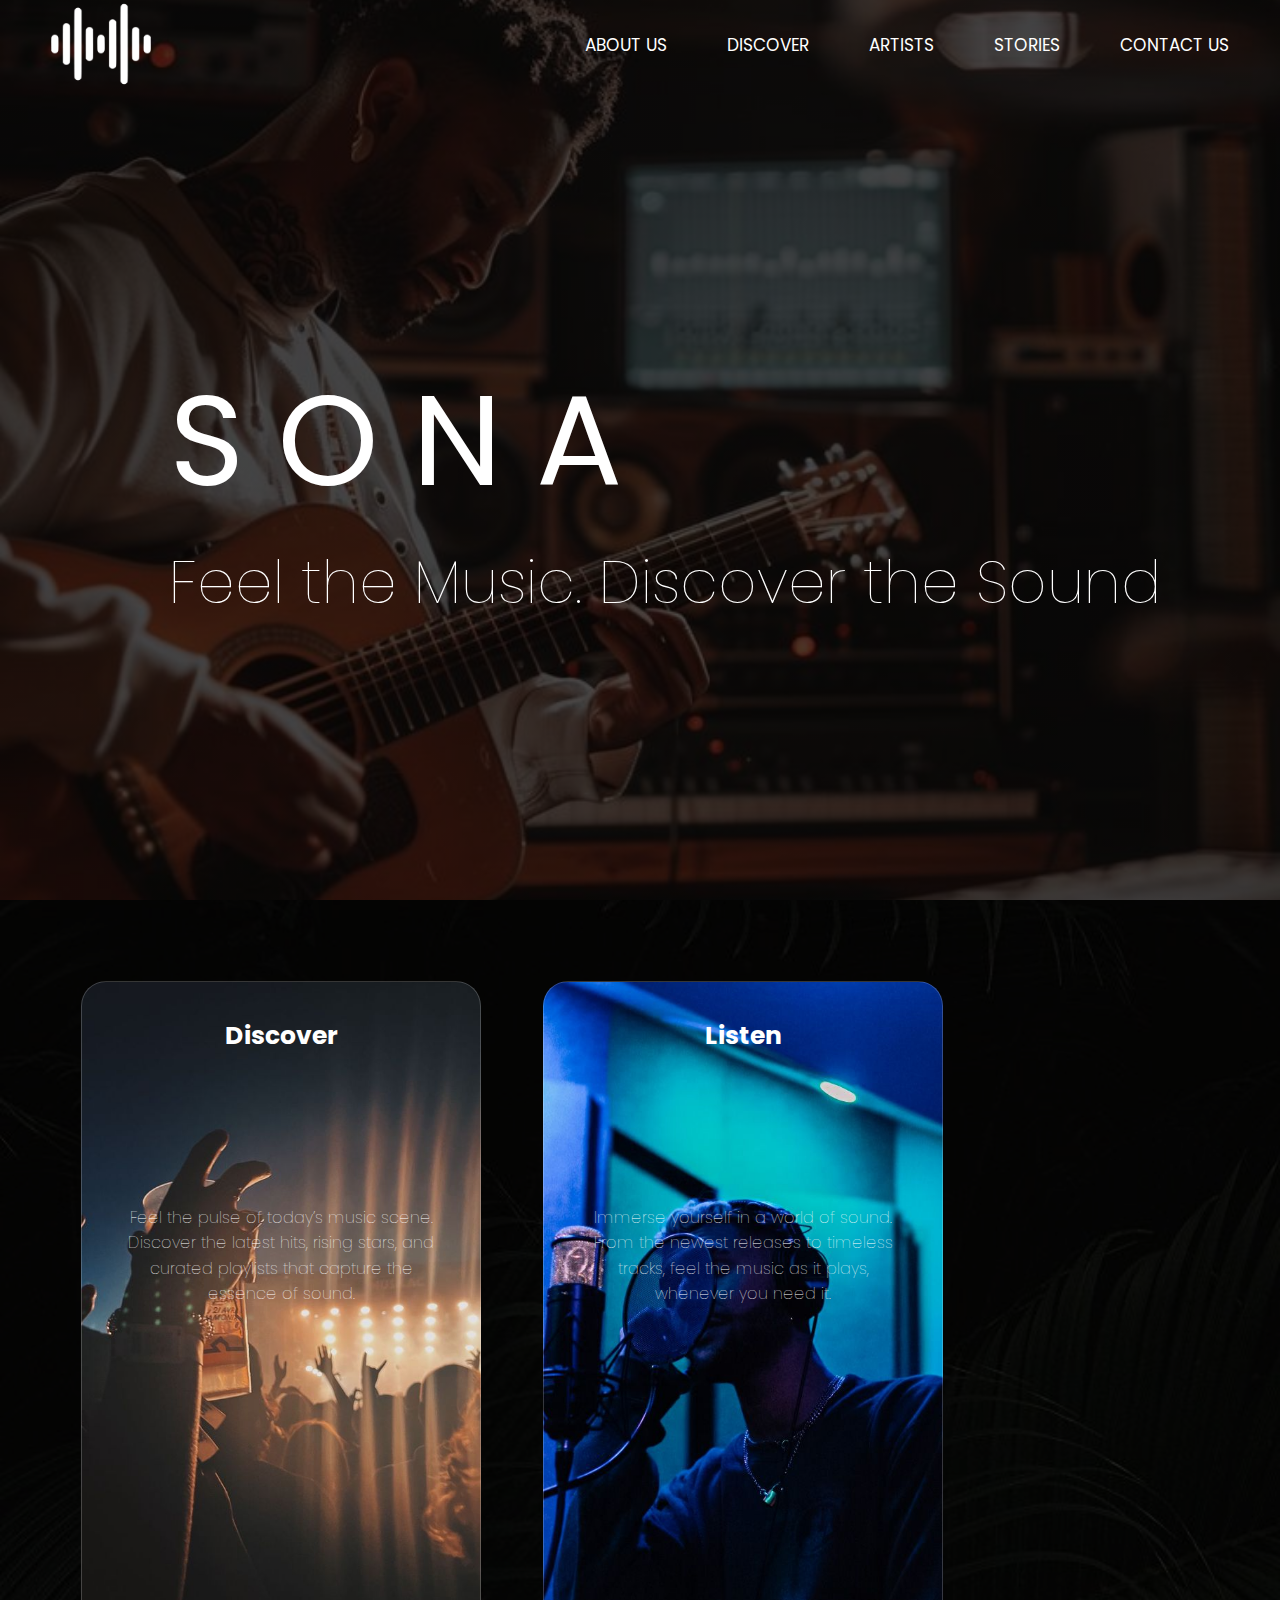
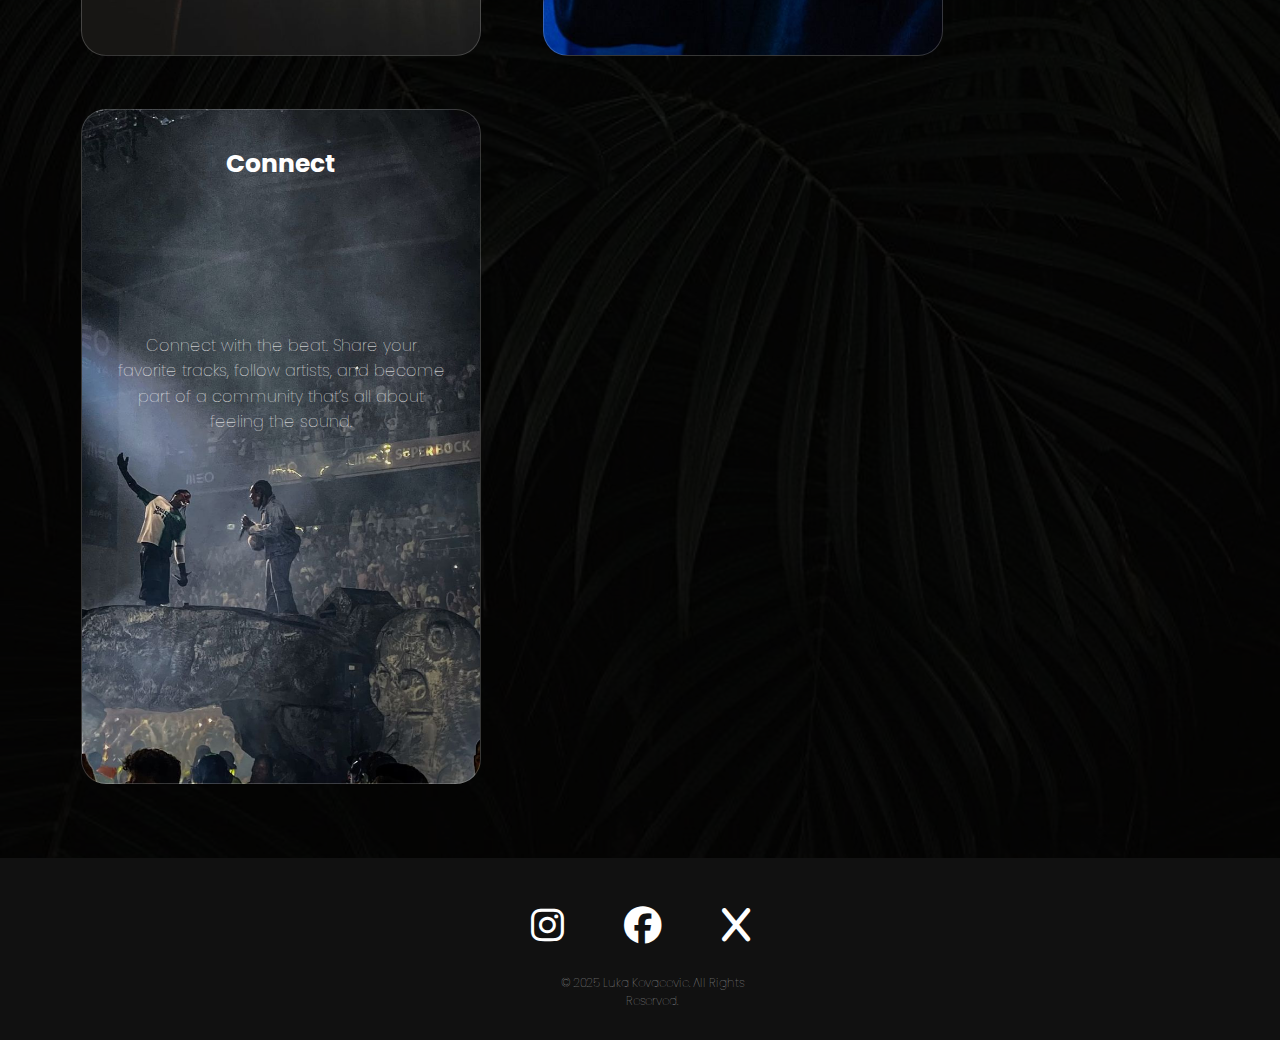
<file: main.html>
<!DOCTYPE html>
<html lang="en">
<head>
    <meta charset="UTF-8">
    <link rel="icon" type="x-icon" href="images/pngwing.com.png">
    <meta name="viewport" content="width=device-width, initial-scale=1.0">
    <title>SONA</title>
    <link rel="stylesheet" href="style.css">
    <link rel="stylesheet" href="https://cdnjs.cloudflare.com/ajax/libs/font-awesome/6.7.2/css/all.min.css" integrity="sha512-Evv84Mr4kqVGRNSgIGL/F/aIDqQb7xQ2vcrdIwxfjThSH8CSR7PBEakCr51Ck+w+/U6swU2Im1vVX0SVk9ABhg==" crossorigin="anonymous" referrerpolicy="no-referrer" />
    <link href="https://fonts.googleapis.com/css2?family=Poppins:wght@300;400;500;600&display=swap" rel="stylesheet">
</head>
<body>
    <div class="container">
        <div class="navbar">
            <a href="main.html" class="logo-link">
                <img src="images/audio-wave-512.png" class="logo">
            </a>
            <nav id="mobile-menu">
                <ul>
                    <li><a href="About-us">ABOUT US</a></li>
                    <li><a href="Discover.html">DISCOVER</a></li>
                    <li><a href="Artists.html">ARTISTS</a></li>
                    <li><a href="Stories.html">STORIES</a></li>
                    <li><a href="Contact.html">CONTACT US</a></li>
                </ul>
            </nav>
        </div>

        <div class="row">
            <div class="col">
                <header>S O N A</header>
                <p>Feel the Music. Discover the Sound</p>
            </div>
        </div>
    </div>

    <main>
        <div class="container2">
                    <div class="card-grid">
                        <a href="Discover.html" class="card-link">
                            <div class="card c1">
                                <h1>Discover</h1>
                                <p>Feel the pulse of today’s music scene. Discover the latest hits, rising stars, and curated playlists that capture the essence of sound.</p>
                            </div>
                        </a>
                        <a href="Artists.html" class="card-link">
                            <div class="card c2">
                                <h1>Listen</h1>
                                <p>Immerse yourself in a world of sound. From the newest releases to timeless tracks, feel the music as it plays, whenever you need it.</p>
                            </div>
                        </a>
                        <a href="Stories.html" class="card-link">
                            <div class="card c3">
                                <h1>Connect</h1>
                                <p>Connect with the beat. Share your favorite tracks, follow artists, and become part of a community that’s all about feeling the sound.</p>
                            </div>
                        </a>
                    </div>        
        </div>
    </main>

    <footer class="footer">
        <div class="footer-content">
            <div class="social-copyright">
                <div class="social-icons">
                    <a href="https://www.instagram.com/rollingloud/?hl=en" target="_blank" aria-label="Instagram">
                        <i class="fab fa-instagram"></i>
                    </a>
                    <a href="https://www.facebook.com/@RollingLoudFest/" target="_blank" aria-label="Facebook">
                        <i class="fab fa-facebook"></i>
                    </a>
                    <a href="https://x.com/RollingLoud" target="_blank" aria-label="X (Twitter)">
                        <i class="fab fa-x"></i>
                    </a>
                </div>
                <p>&copy; 2025 Luka Kovacevic. All Rights Reserved.</p>
            </div>
        </div>
    </footer>
    
    
    
    
    
    
</body>
</html>
</file>
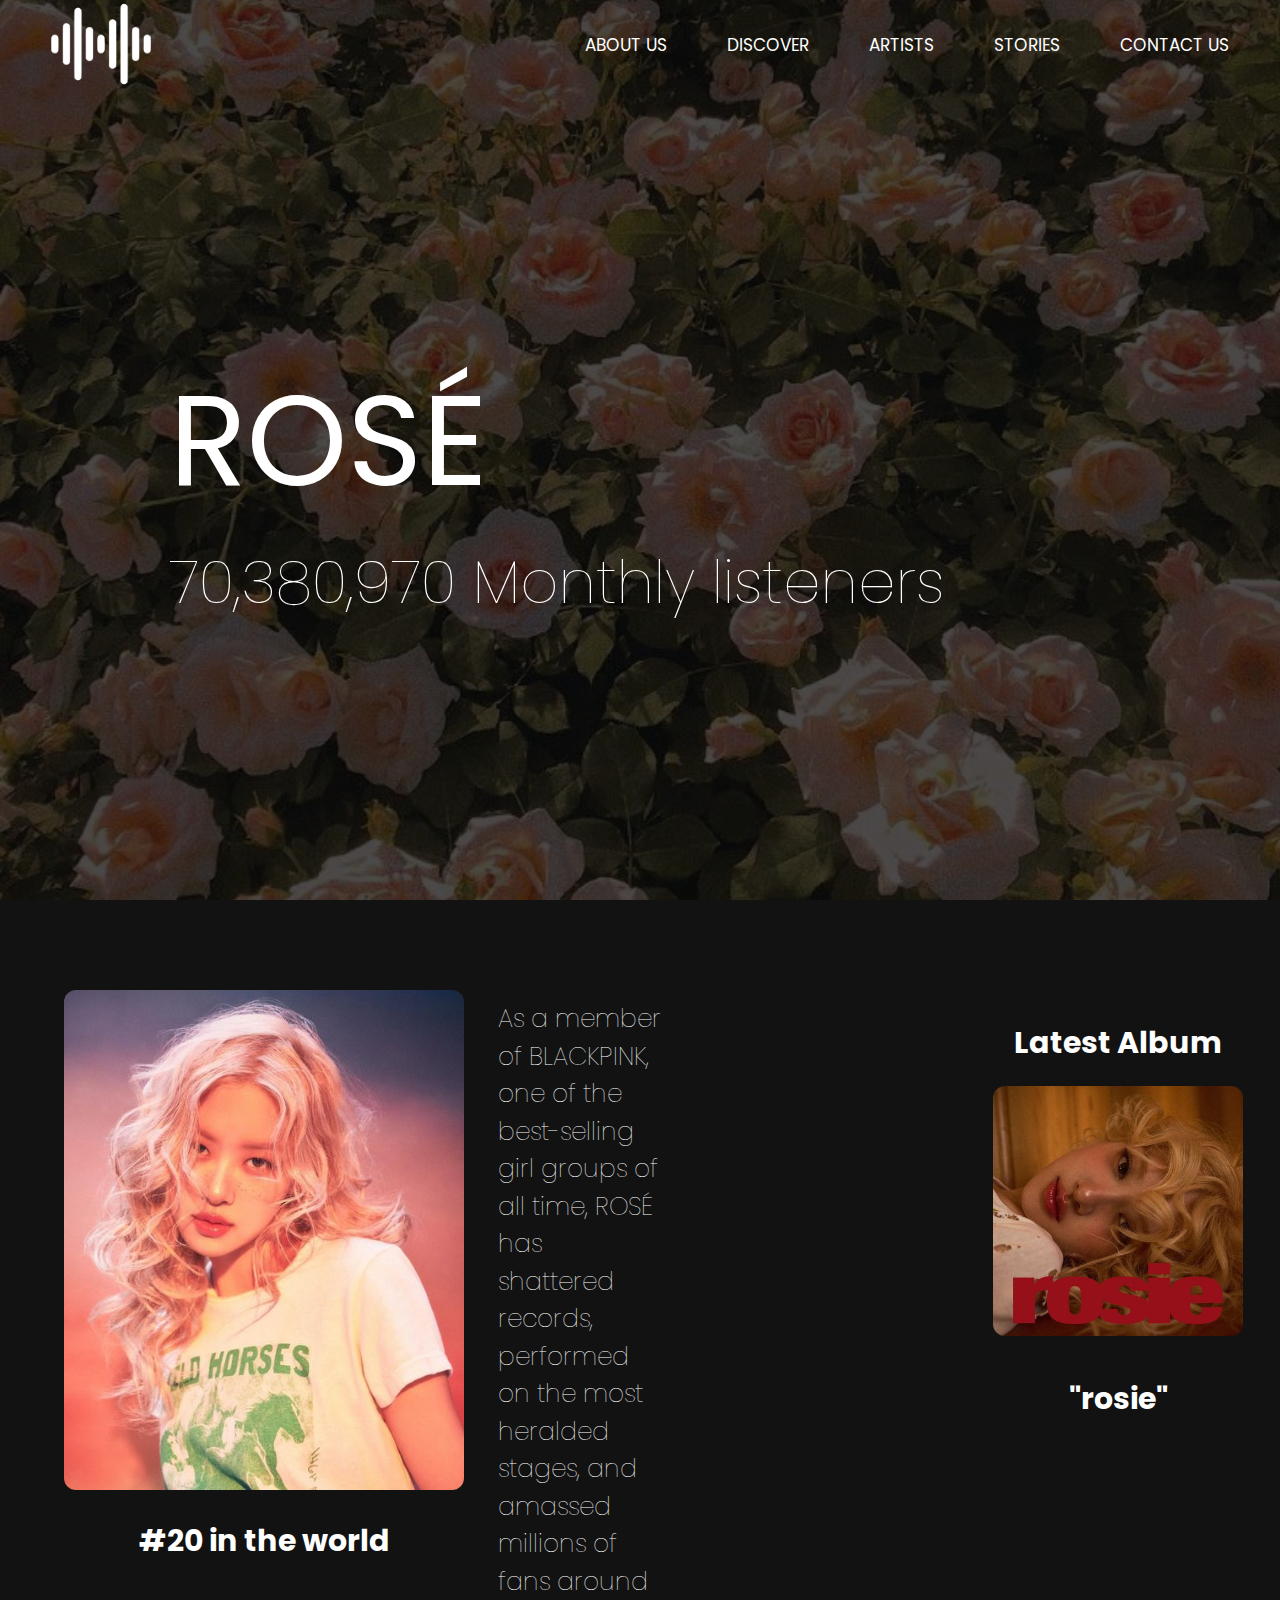
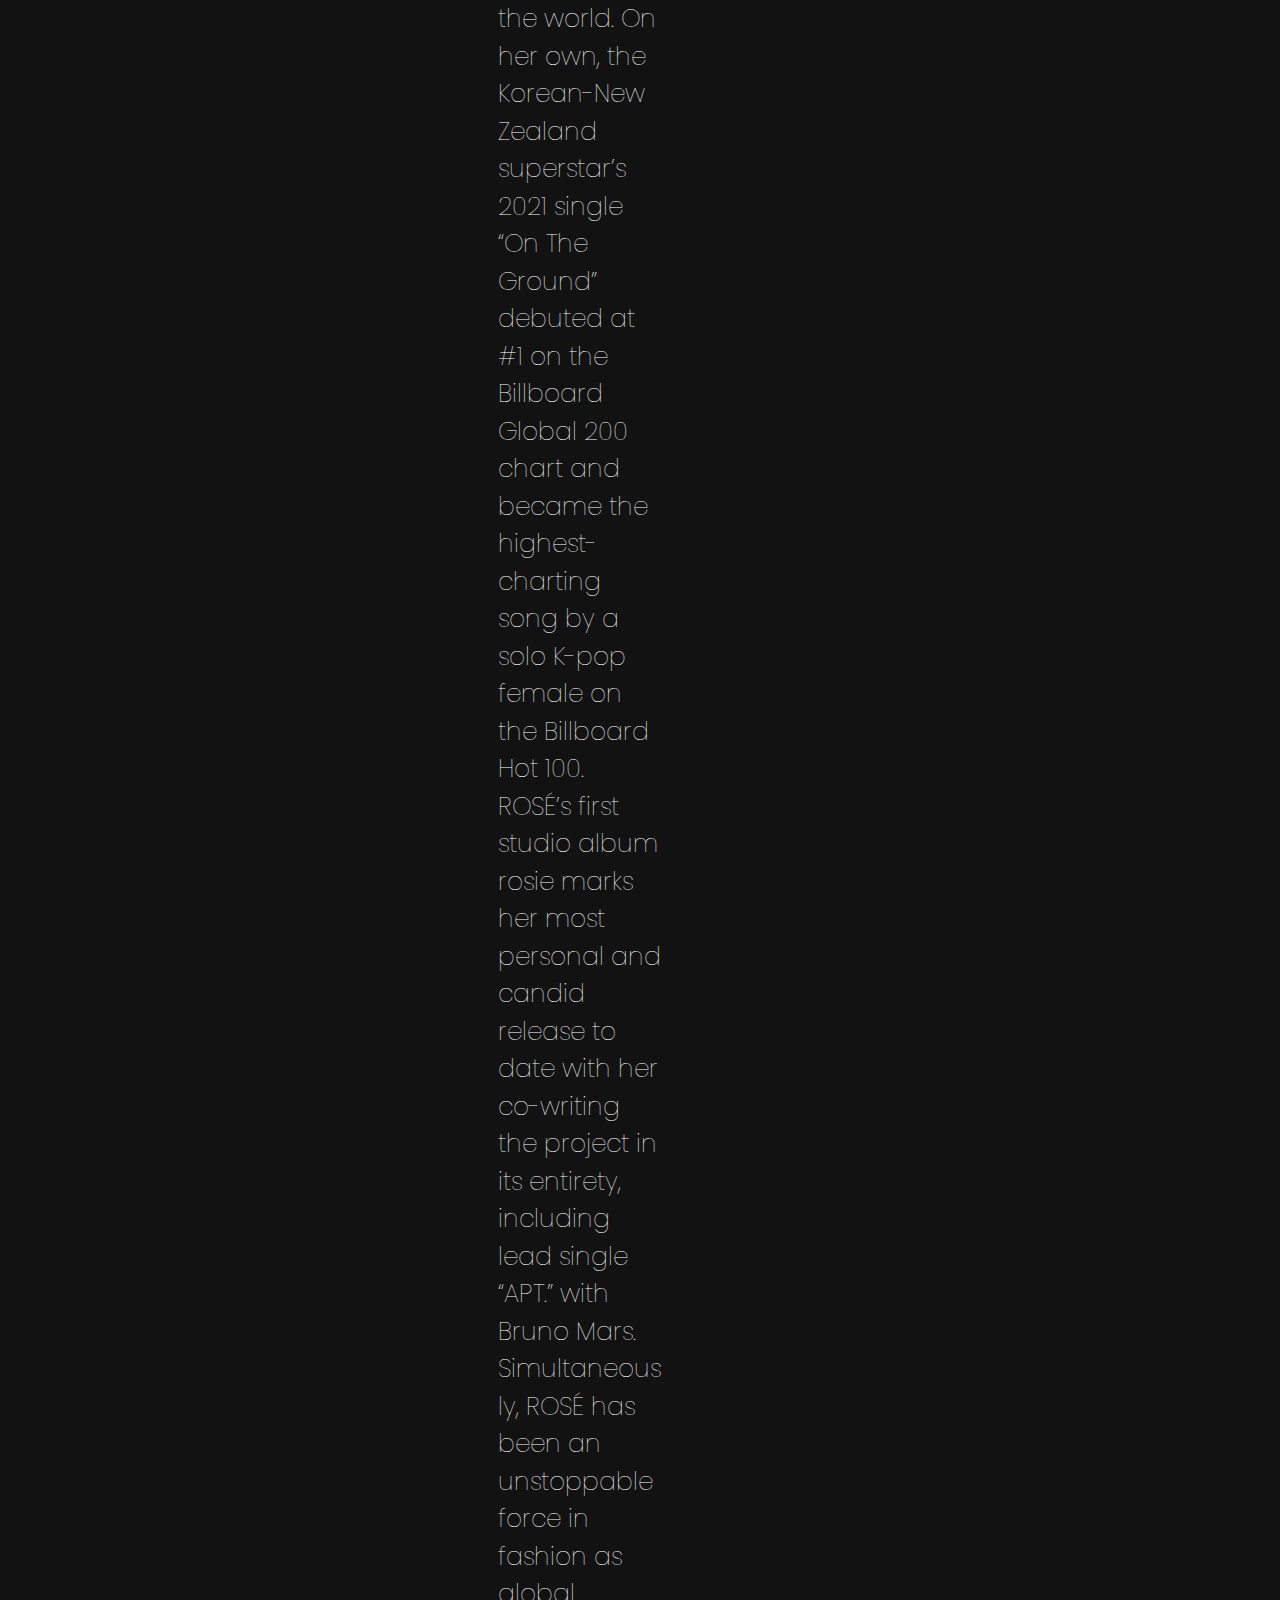
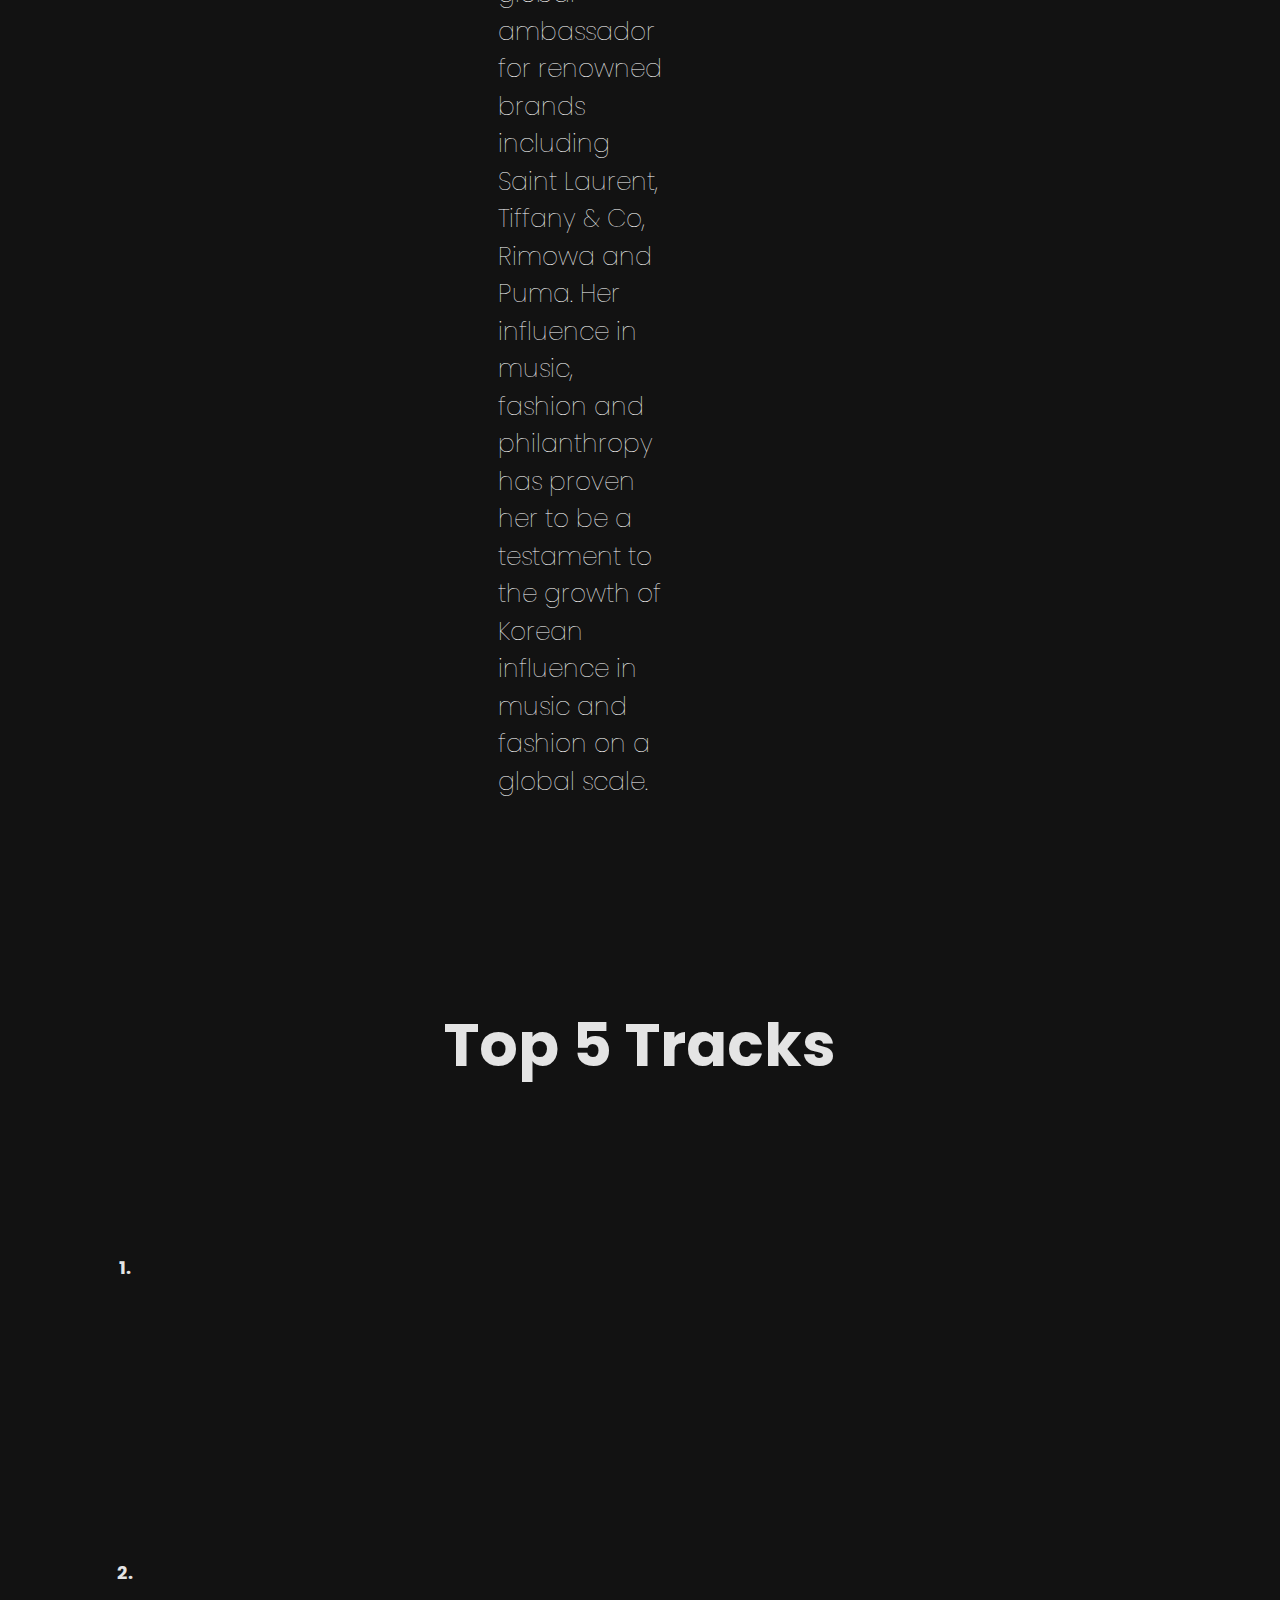
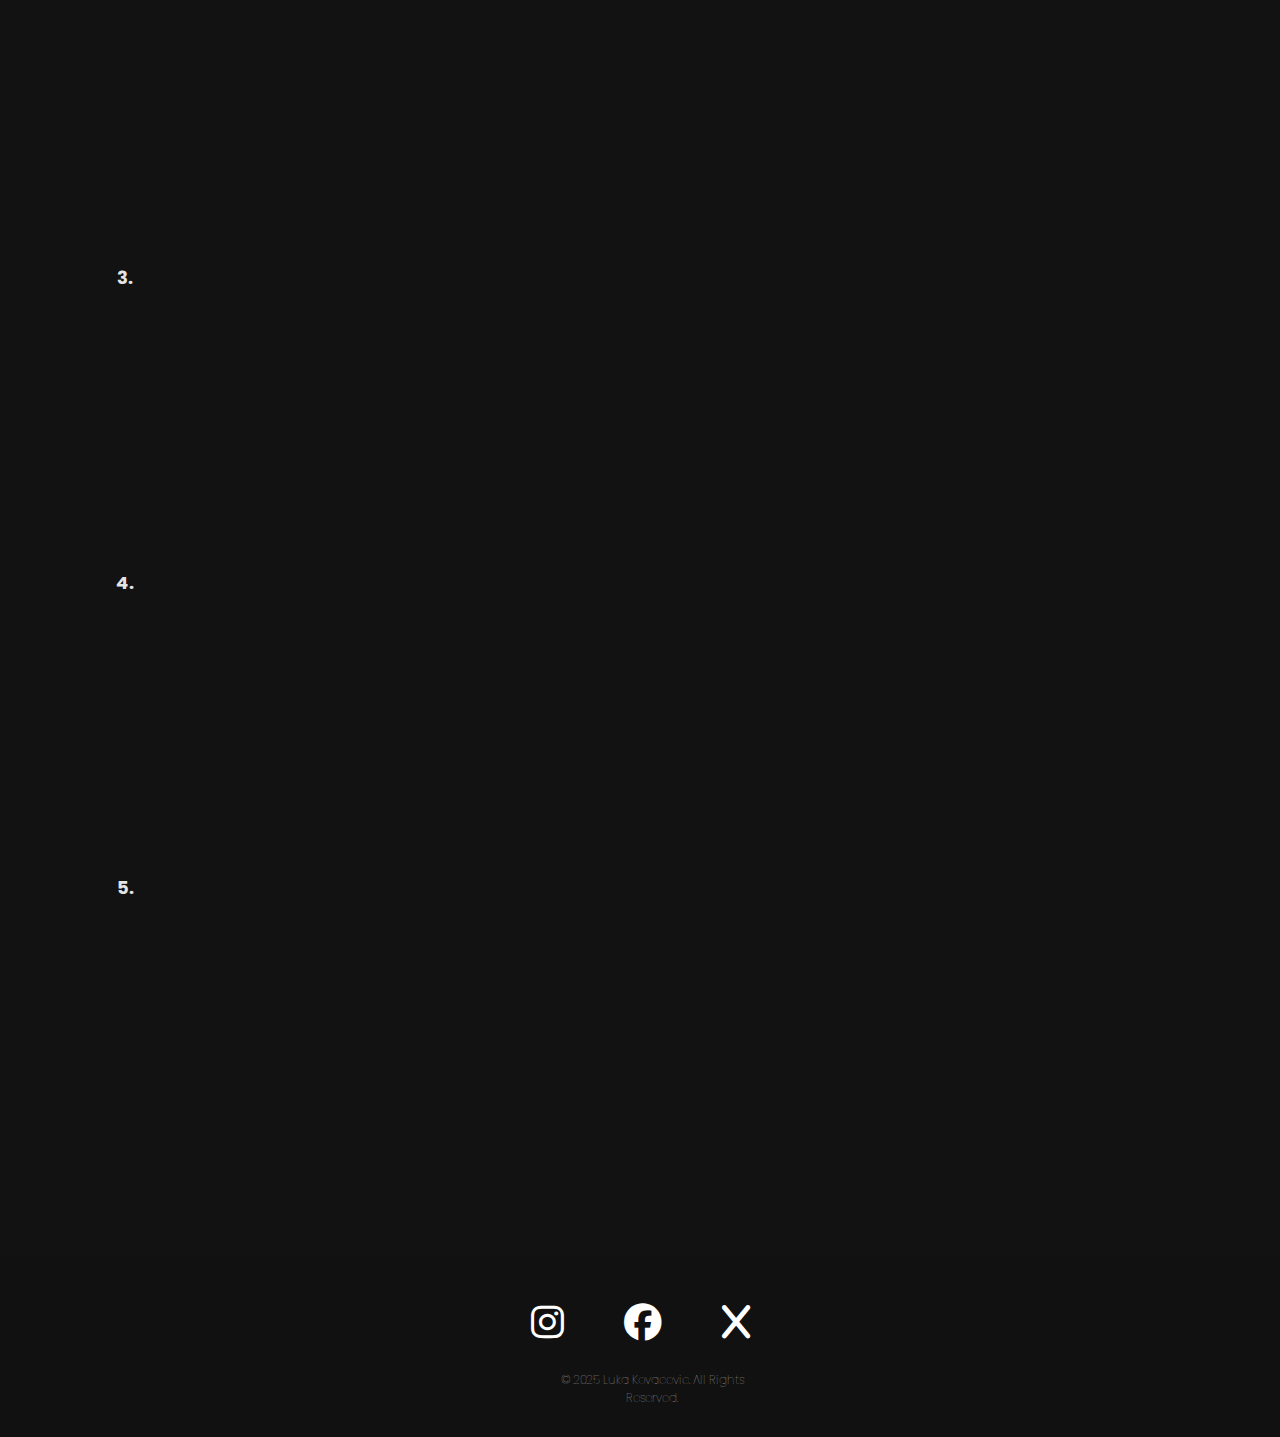
<file: ROSE.html>
<!DOCTYPE html>
<html lang="en">
<head>
    <meta charset="UTF-8">
    <link rel="icon" type="x-icon" href="images/pngwing.com.png">
    <meta name="viewport" content="width=device-width, initial-scale=1.0">
    <title>SONA</title>
    <link rel="stylesheet" href="style.css">
    <link rel="stylesheet" href="https://cdnjs.cloudflare.com/ajax/libs/font-awesome/6.7.2/css/all.min.css" />
    <link href="https://fonts.googleapis.com/css2?family=Poppins:wght@300;400;500;600&display=swap" rel="stylesheet">
</head>
<body>
    <div class="container_bio_ttl_rose">
        <div class="navbar">
            <a href="index.html" class="logo-link">
                <img src="images/audio-wave-512.png" class="logo">
            </a>
            <nav id="mobile-menu">
                <ul>
                    <li><a href="About-us">ABOUT US</a></li>
                    <li><a href="Discover.html">DISCOVER</a></li>
                    <li><a href="Artists.html">ARTISTS</a></li>
                    <li><a href="Stories.html">STORIES</a></li>
                    <li><a href="Contact.html">CONTACT US</a></li>
                </ul>
            </nav>
        </div>

        <div class="row">
            <div class="col">
                <header>ROSÉ</header>
                <p>70,380,970 Monthly listeners</p>
            </div>
        </div>
    </div>

    <main>
        <div class="container_bio">
            <div class="artist-info">
                <div class="artist-image-container">
                    <img src="images/rosee.jpg" alt="ROSE" class="artist-image">
                    <h3 class="listeners">#20 in the world</h3>
                </div>
                <div class="bio">
                    <p>As a member of BLACKPINK, one of the best-selling girl groups of all time, ROSÉ has shattered records, performed on the most heralded stages, and amassed millions of fans around the world. On her own, the Korean-New Zealand superstar’s 2021 single “On The Ground” debuted at #1 on the Billboard Global 200 chart and became the highest-charting song by a solo K-pop female on the Billboard Hot 100. ROSÉ’s first studio album rosie marks her most personal and candid release to date with her co-writing the project in its entirety, including lead single “APT.” with Bruno Mars. Simultaneously, ROSÉ has been an unstoppable force in fashion as global ambassador for renowned brands including Saint Laurent, Tiffany & Co, Rimowa and Puma. Her influence in music, fashion and philanthropy has proven her to be a testament to the growth of Korean influence in music and fashion on a global scale.</p>
                </div>
                <div class="latest-album">
                    <h3 class="album-name">Latest Album</h3>
                    <img src="images/rosee_album.jpg" alt="Latest Album" class="album-image">
                    <h3 class="album-name">"rosie"</h3>
                </div>
            </div>

            <div class="top-tracks">
                <h3>Top 5 Tracks</h3>
                <div class="track-list">
                    <div class="track-item">
                        <span>1.</span>
                        <iframe style="border-radius:12px" src="https://open.spotify.com/embed/track/4wJ5Qq0jBN4ajy7ouZIV1c?utm_source=generator" width="100%" height="352" frameBorder="0" allowfullscreen="" allow="autoplay; clipboard-write; encrypted-media; fullscreen; picture-in-picture" loading="lazy"></iframe>
                    </div>
                    <div class="track-item">
                        <span>2.</span>
                        <iframe style="border-radius:12px" src="https://open.spotify.com/embed/track/1z5ebC9238uGoBgzYyvGpQ?utm_source=generator" width="100%" height="352" frameBorder="0" allowfullscreen="" allow="autoplay; clipboard-write; encrypted-media; fullscreen; picture-in-picture" loading="lazy"></iframe>
                    </div>
                    <div class="track-item">
                        <span>3.</span>
                        <iframe style="border-radius:12px" src="https://open.spotify.com/embed/track/1lcBt7LoEikqYmhUoa2cez?utm_source=generator" width="100%" height="352" frameBorder="0" allowfullscreen="" allow="autoplay; clipboard-write; encrypted-media; fullscreen; picture-in-picture" loading="lazy"></iframe>
                    </div>
                    <div class="track-item">
                        <span>4.</span>
                        <iframe style="border-radius:12px" src="https://open.spotify.com/embed/track/3fpWkbEZMP1BgOOfymwoaS?utm_source=generator" width="100%" height="352" frameBorder="0" allowfullscreen="" allow="autoplay; clipboard-write; encrypted-media; fullscreen; picture-in-picture" loading="lazy"></iframe>
                    </div>
                    <div class="track-item">
                        <span>5.</span>
                        <iframe style="border-radius:12px" src="https://open.spotify.com/embed/track/3y4q6bBdbXsTIaPiwiiUfy?utm_source=generator" width="100%" height="352" frameBorder="0" allowfullscreen="" allow="autoplay; clipboard-write; encrypted-media; fullscreen; picture-in-picture" loading="lazy"></iframe>
                    </div>
                </div>
            </div>
        </div>
    </main>

    <footer class="footer">
        <div class="footer-content">
            <div class="social-copyright">
                <div class="social-icons">
                    <a href="https://www.instagram.com/rollingloud/" target="_blank" aria-label="Instagram">
                        <i class="fab fa-instagram"></i>
                    </a>
                    <a href="https://www.facebook.com/@RollingLoudFest/" target="_blank" aria-label="Facebook">
                        <i class="fab fa-facebook"></i>
                    </a>
                    <a href="https://x.com/RollingLoud" target="_blank" aria-label="X (Twitter)">
                        <i class="fab fa-x"></i>
                    </a>
                </div>
                <p>&copy; 2025 Luka Kovacevic. All Rights Reserved.</p>
            </div>
        </div>
    </footer>
</body>
</html>
</file>
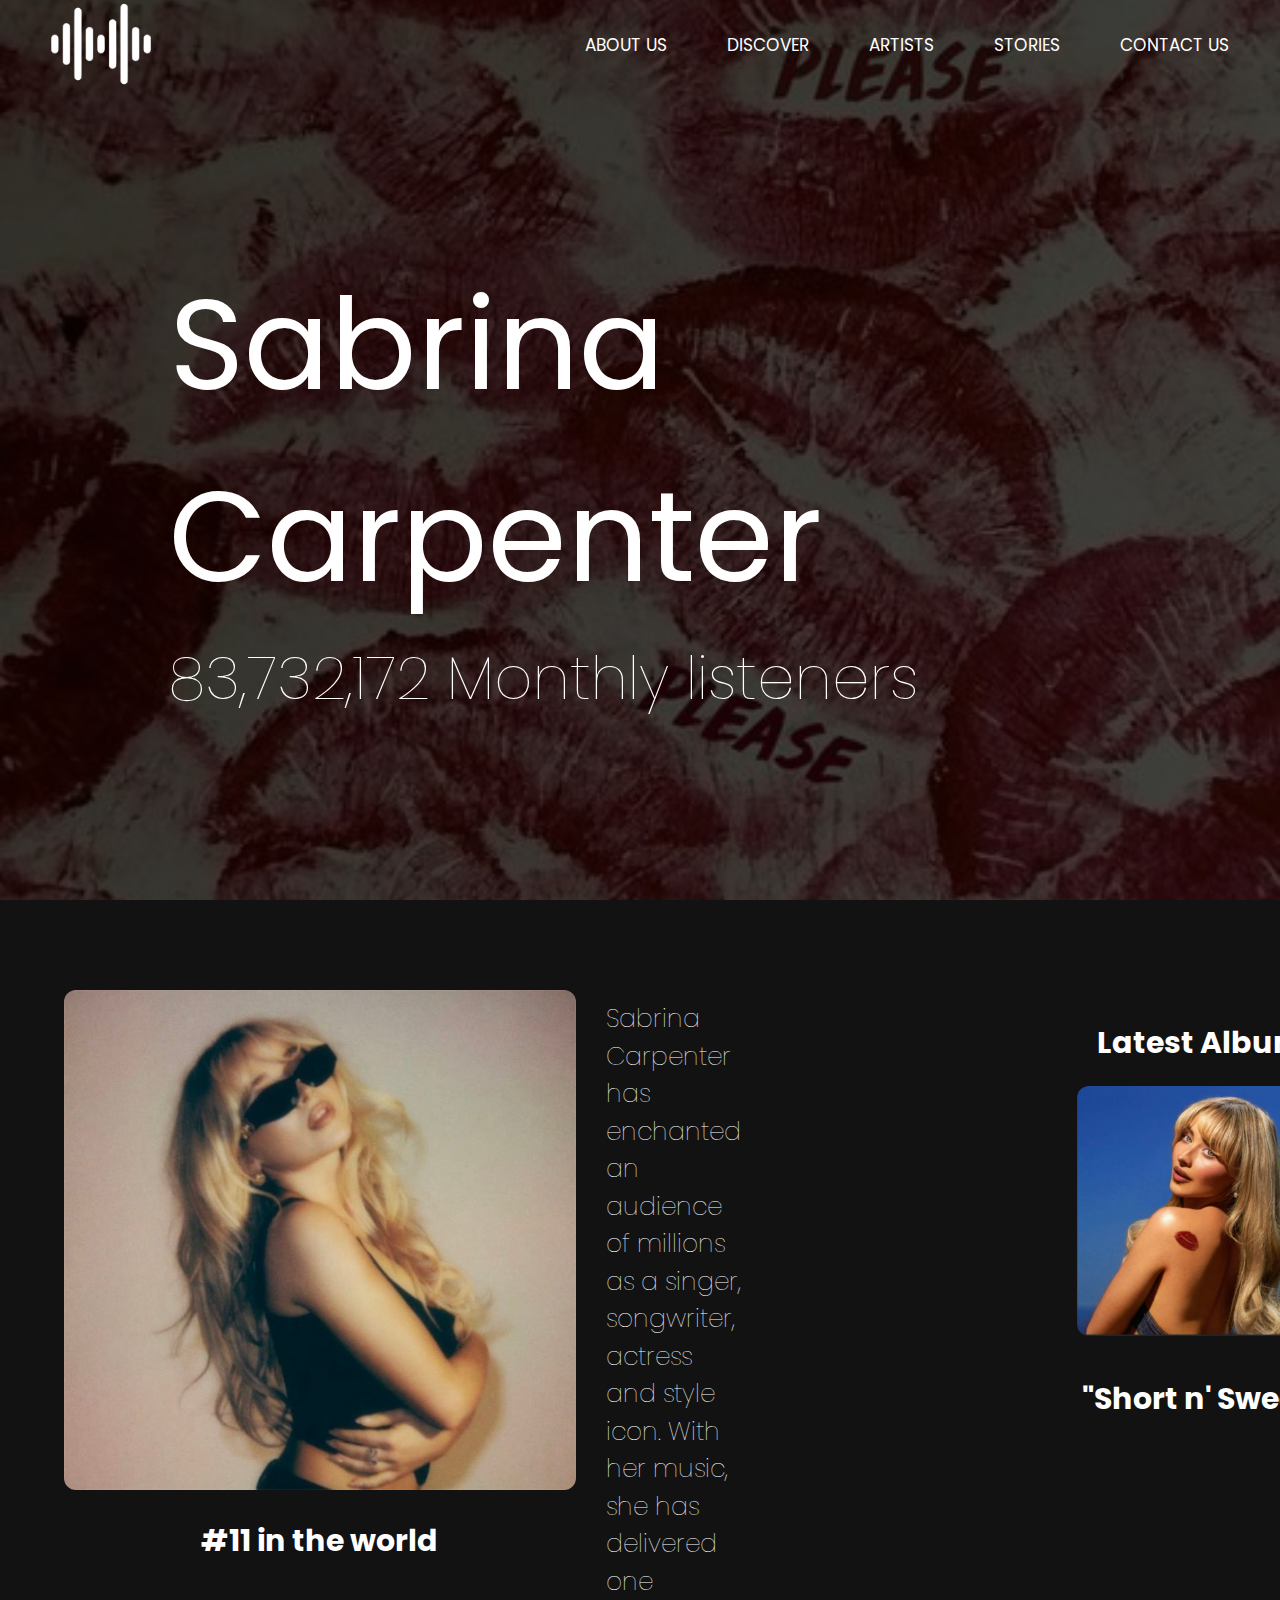
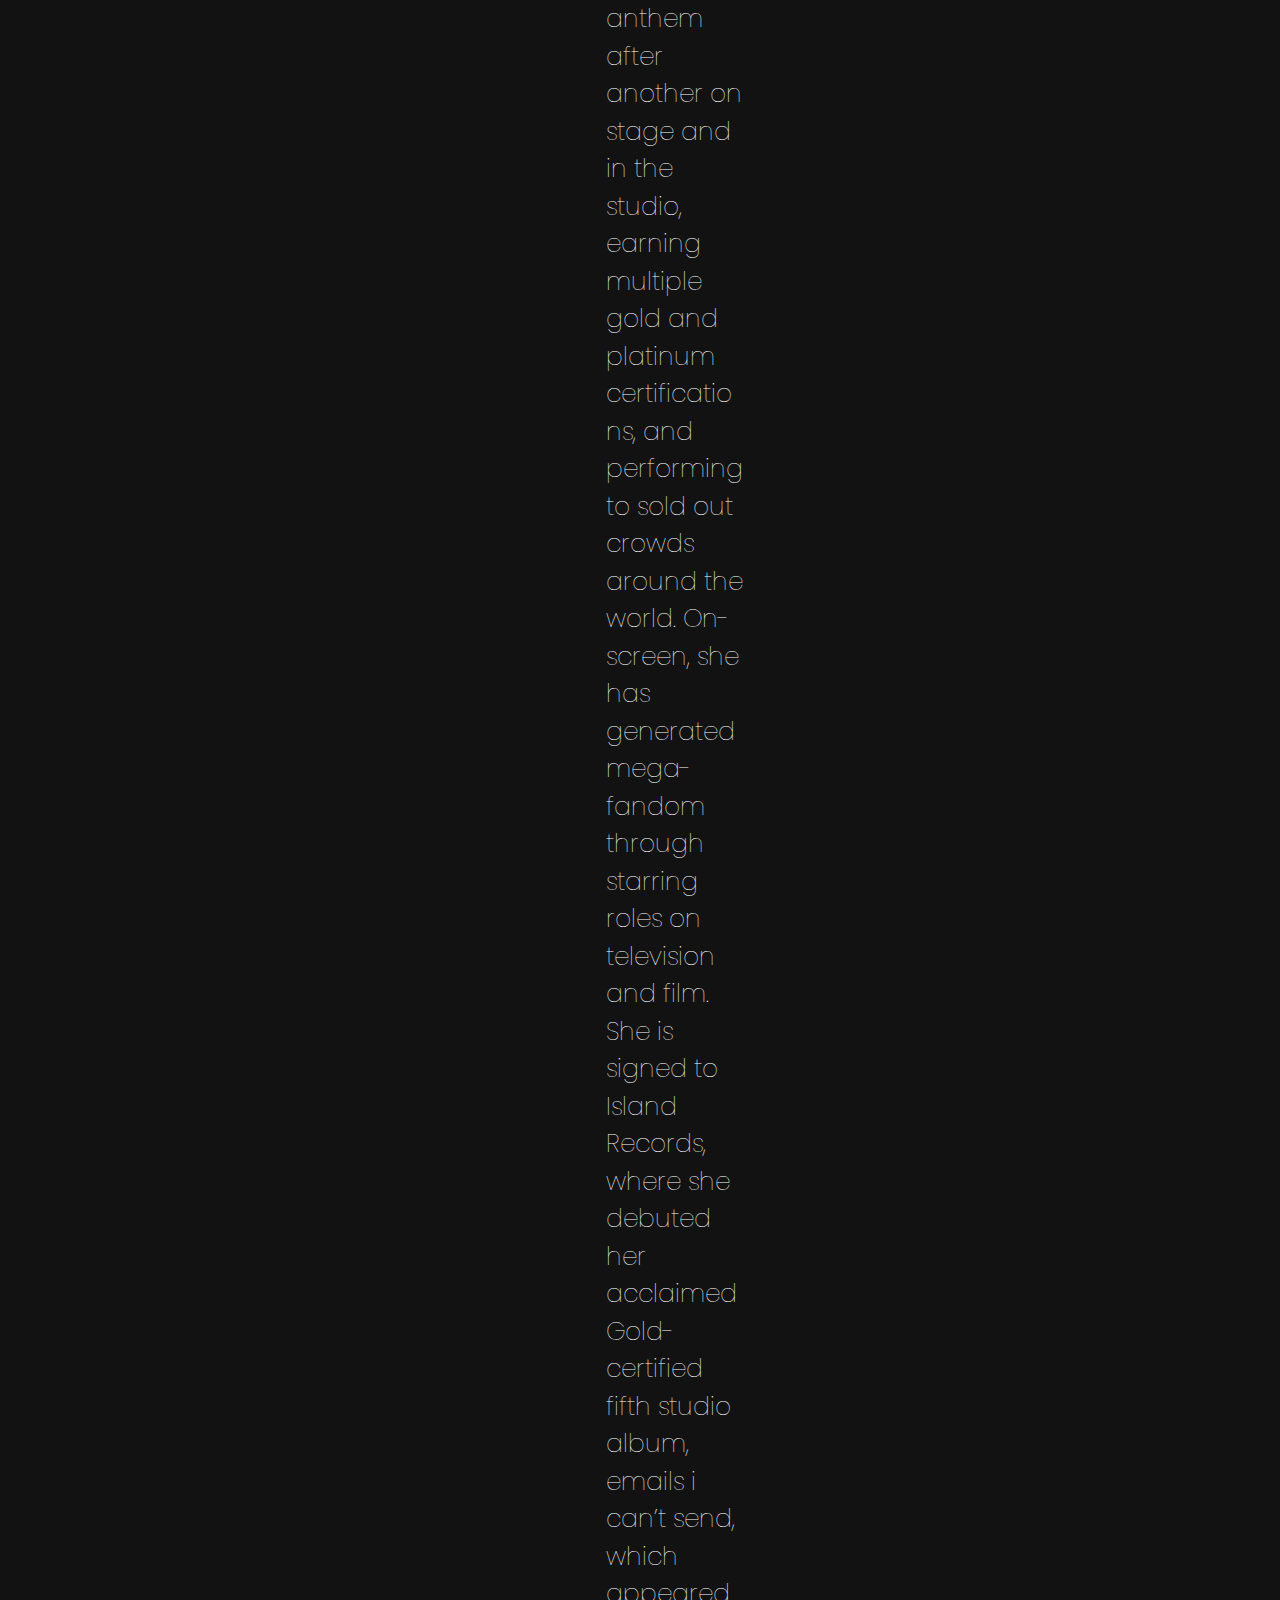
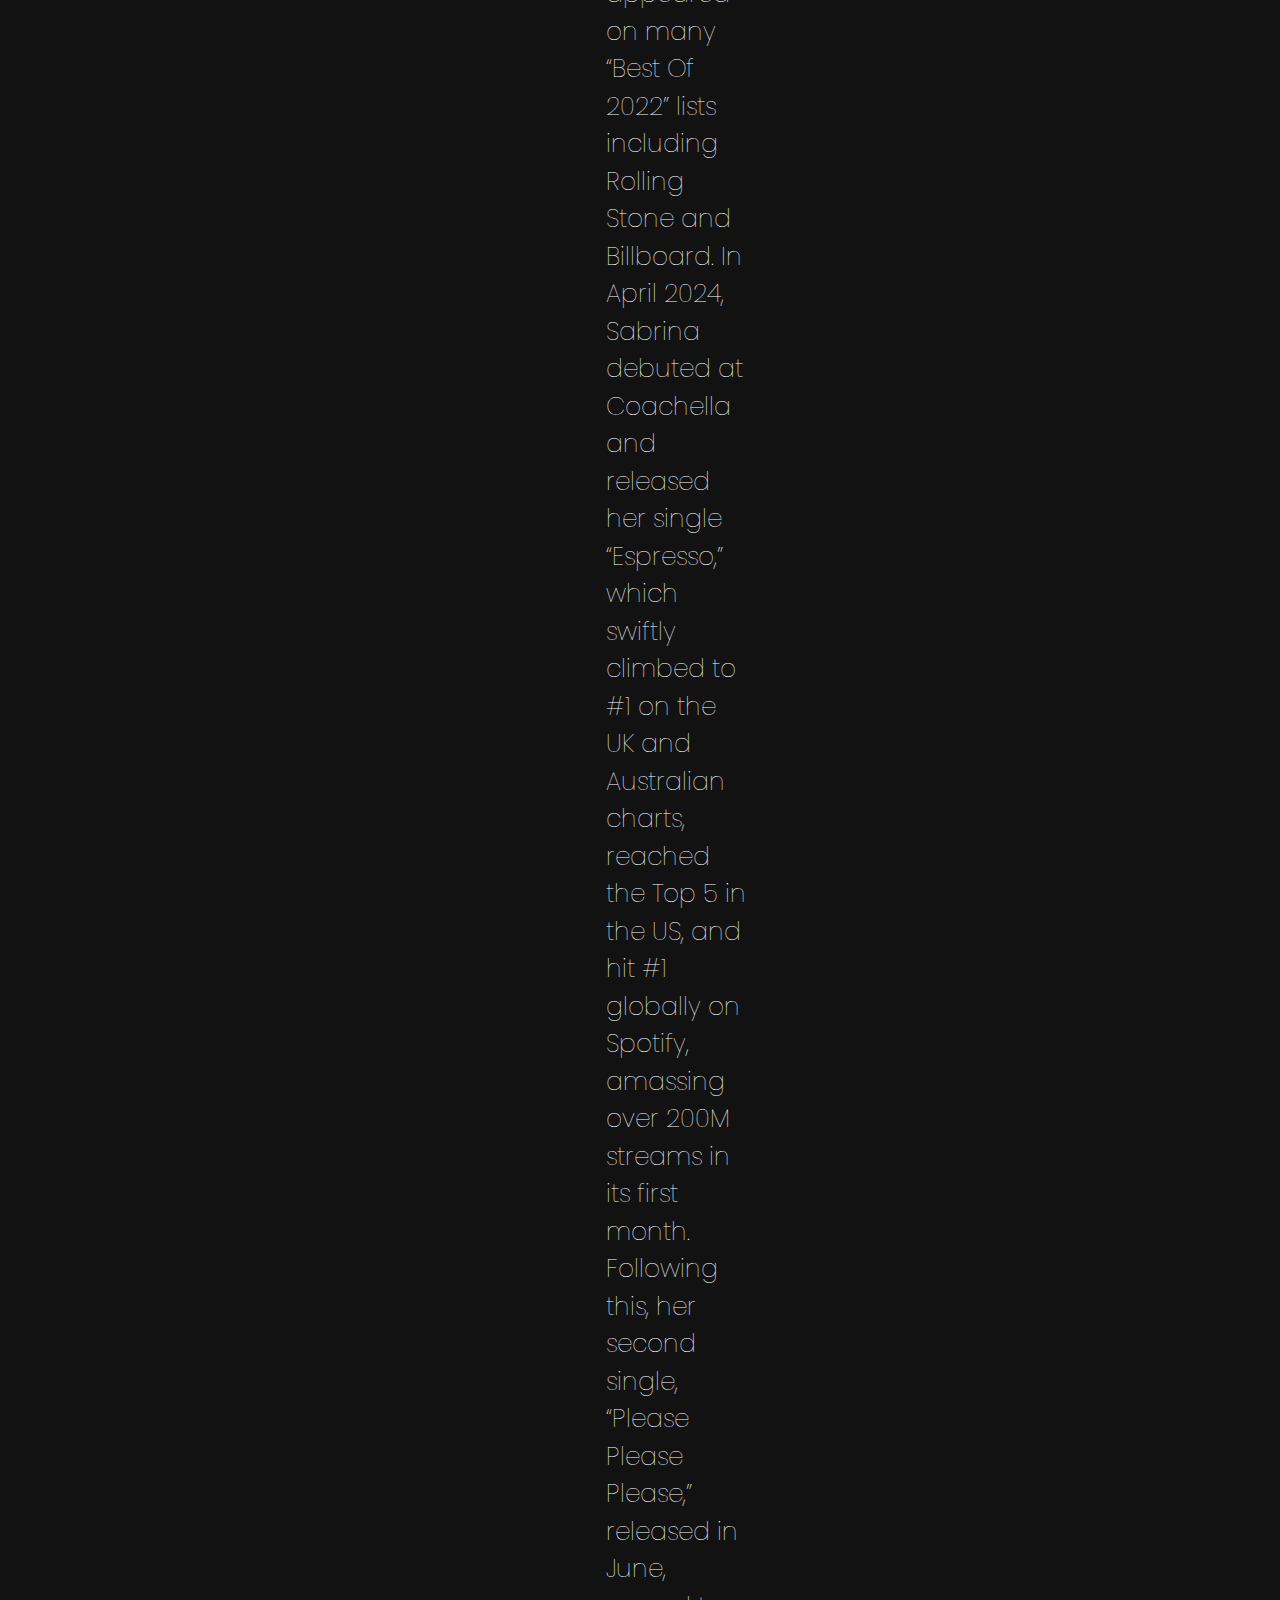
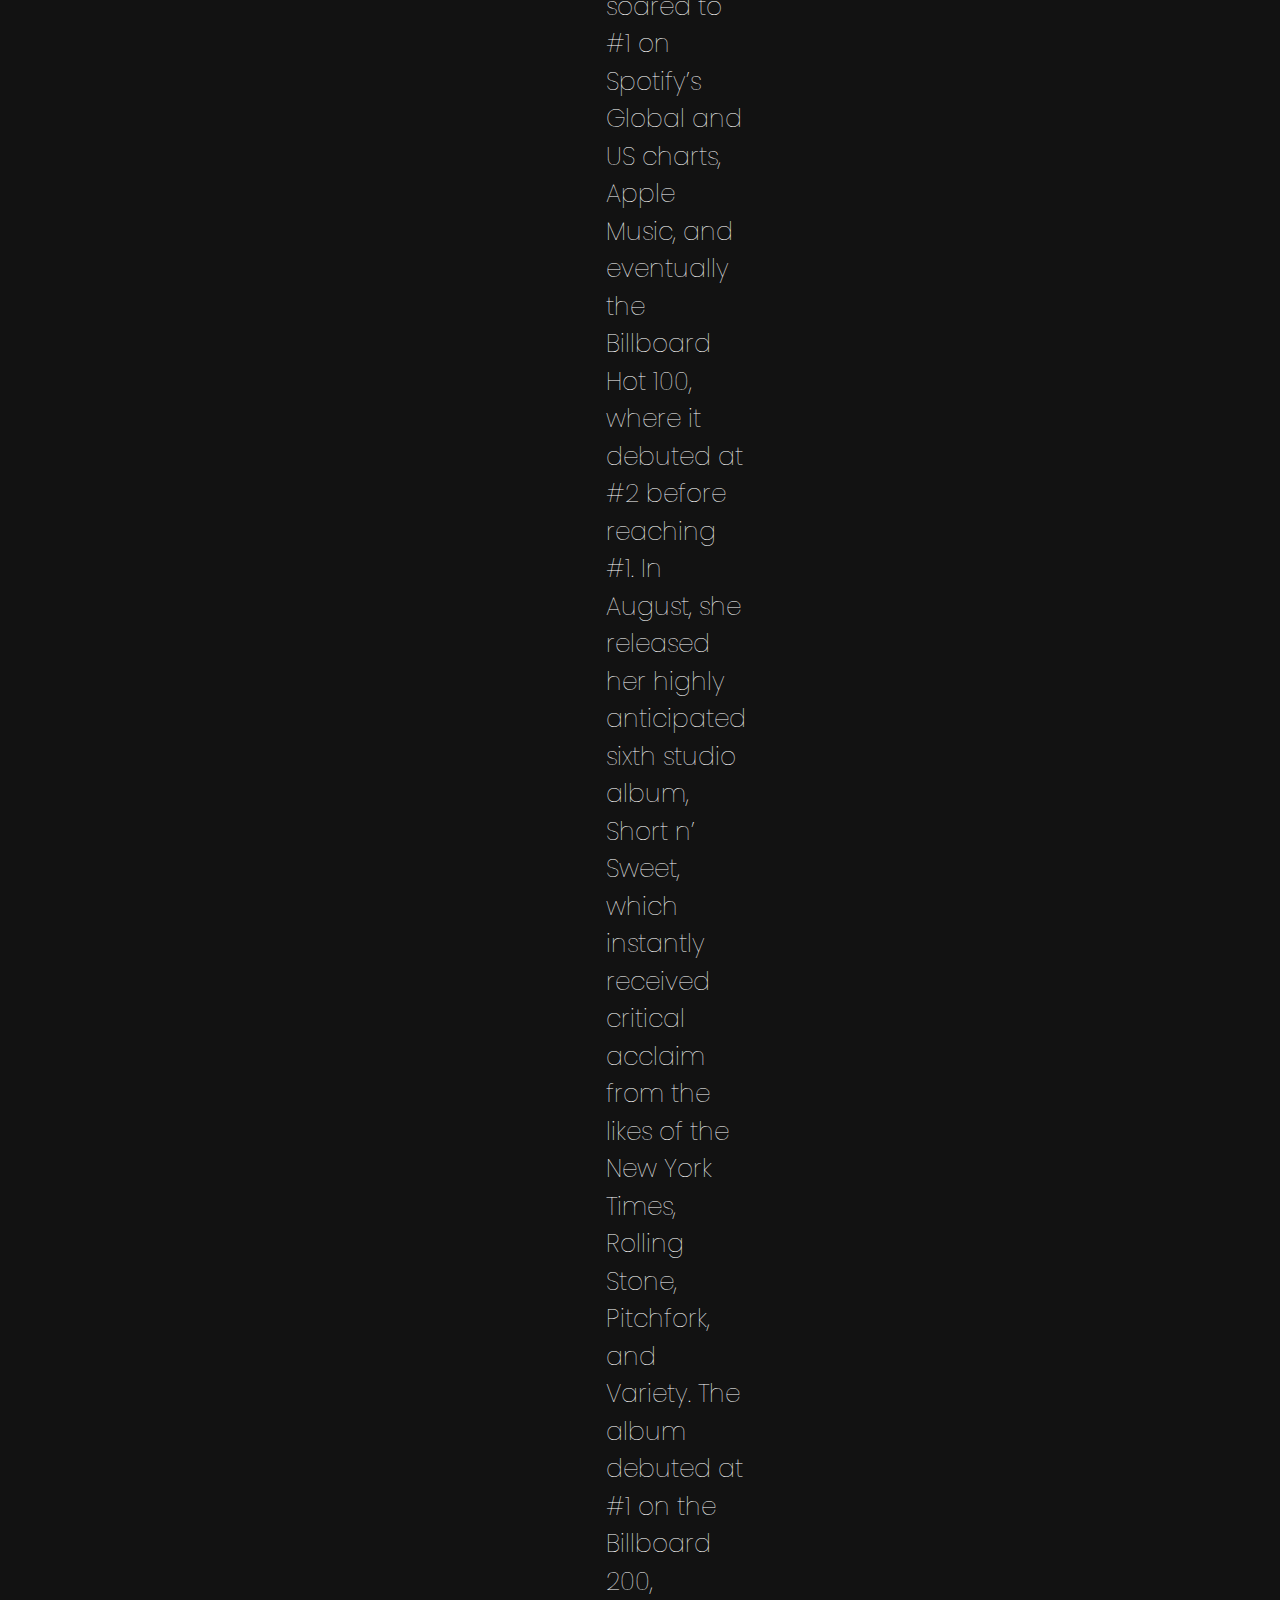
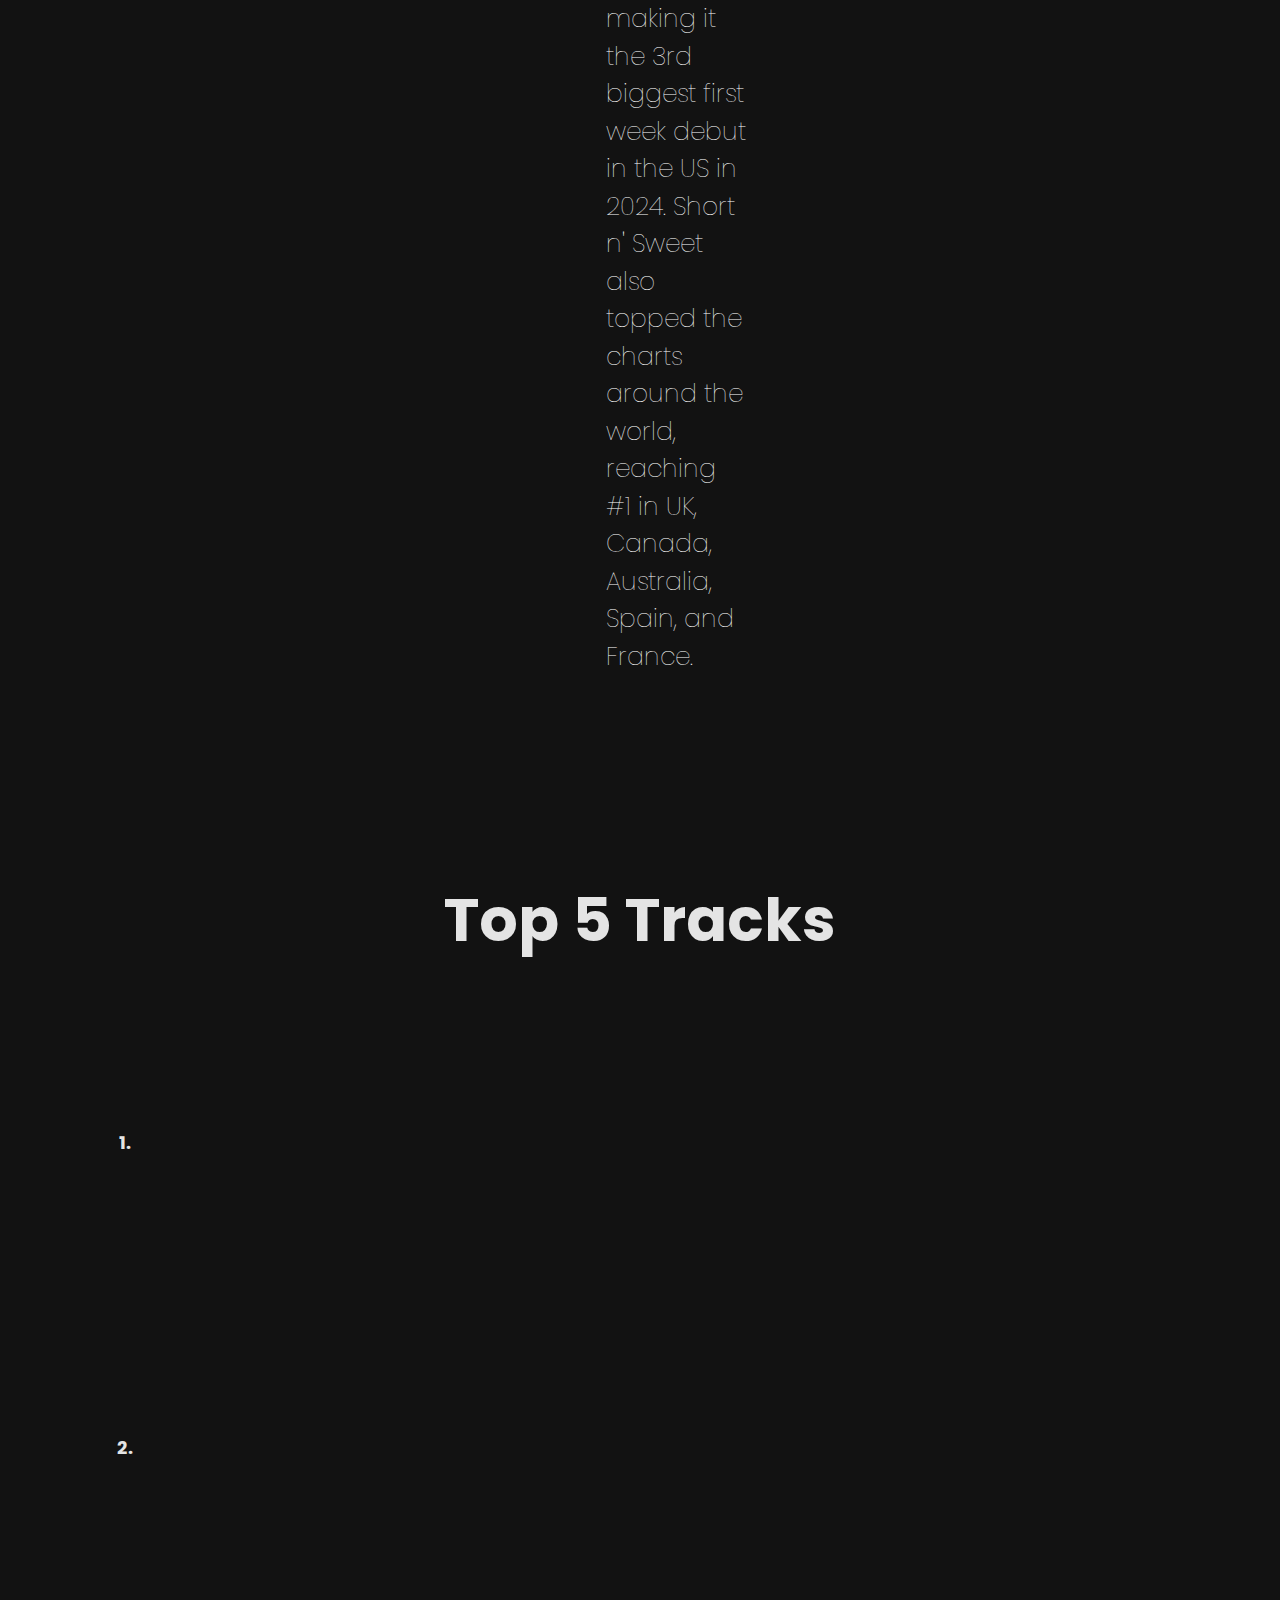
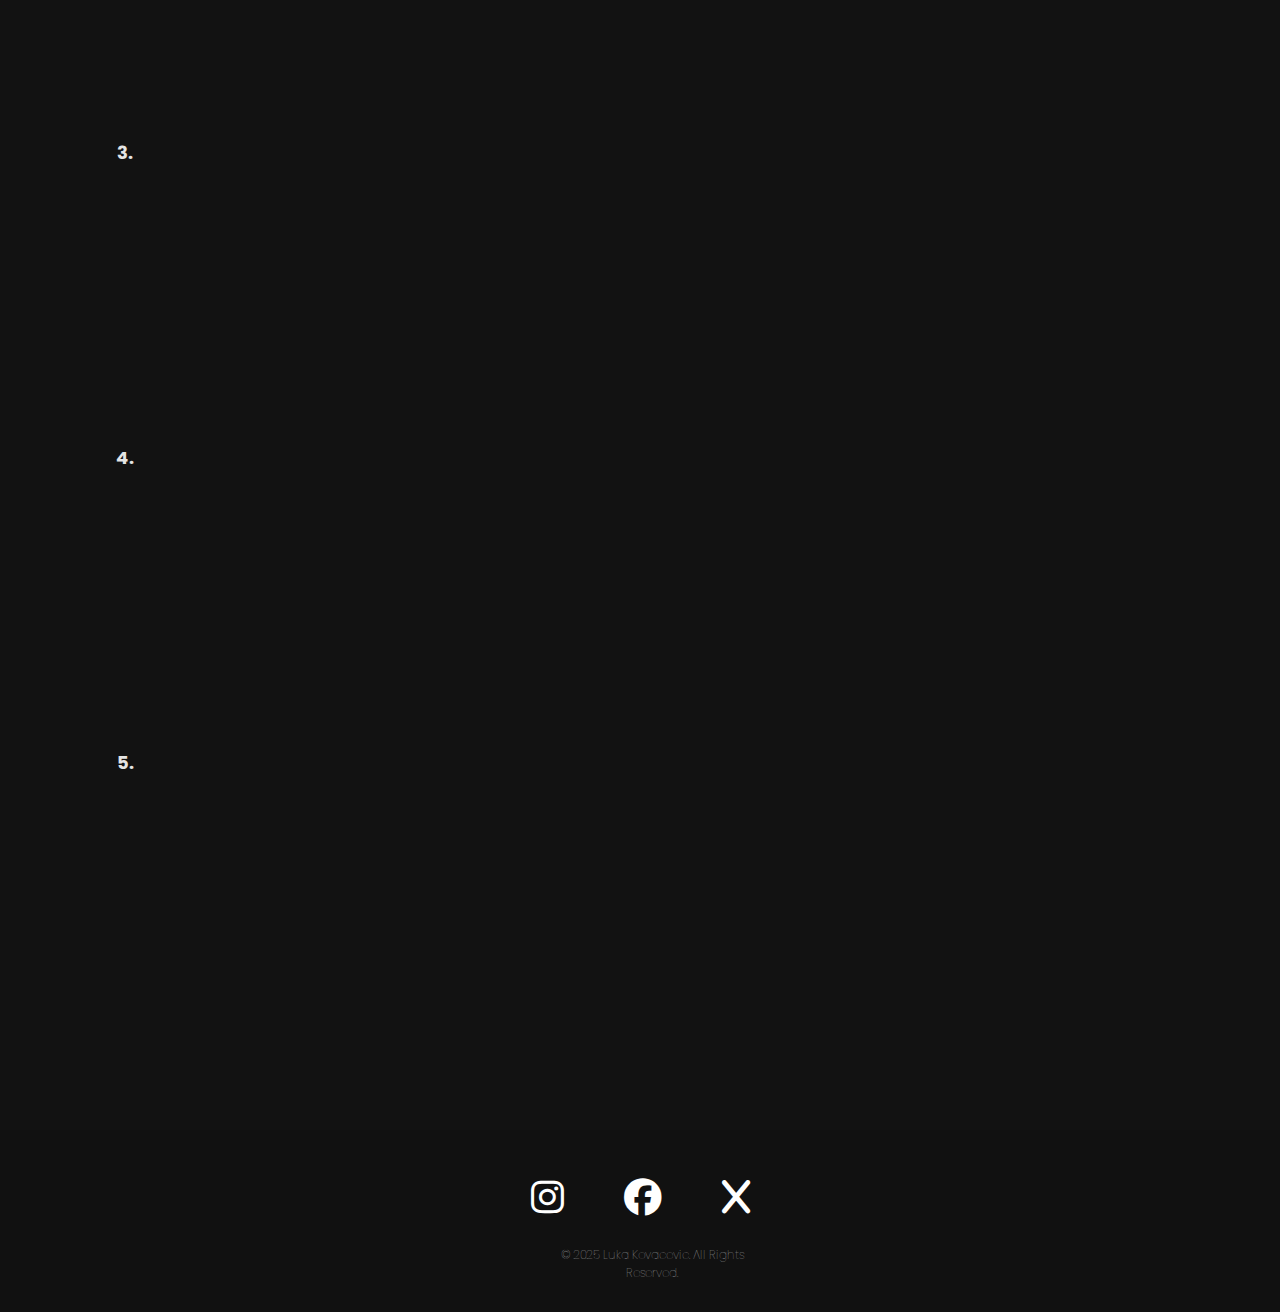
<file: Sabrina_carpenter.html>
<!DOCTYPE html>
<html lang="en">
<head>
    <meta charset="UTF-8">
    <link rel="icon" type="x-icon" href="images/pngwing.com.png">
    <meta name="viewport" content="width=device-width, initial-scale=1.0">
    <title>SONA</title>
    <link rel="stylesheet" href="style.css">
    <link rel="stylesheet" href="https://cdnjs.cloudflare.com/ajax/libs/font-awesome/6.7.2/css/all.min.css" />
    <link href="https://fonts.googleapis.com/css2?family=Poppins:wght@300;400;500;600&display=swap" rel="stylesheet">
</head>
<body>
    <div class="container_bio_ttl_sc">
        <div class="navbar">
            <a href="index.html" class="logo-link">
                <img src="images/audio-wave-512.png" class="logo">
            </a>
            <nav id="mobile-menu">
                <ul>
                    <li><a href="About-us">ABOUT US</a></li>
                    <li><a href="Discover.html">DISCOVER</a></li>
                    <li><a href="Artists.html">ARTISTS</a></li>
                    <li><a href="Stories.html">STORIES</a></li>
                    <li><a href="Contact.html">CONTACT US</a></li>
                </ul>
            </nav>
        </div>

        <div class="row">
            <div class="col">
                <header>Sabrina Carpenter</header>
                <p>83,732,172 Monthly listeners</p>
            </div>
        </div>
    </div>

    <main>
        <div class="container_bio">
            <div class="artist-info">
                <div class="artist-image-container">
                    <img src="images/sc.jpg" alt="Sabrina Carpenter" class="artist-image">
                    <h3 class="listeners">#11 in the world</h3>
                </div>
                <div class="bio">
                    <p>Sabrina Carpenter has enchanted an audience of millions as a singer, songwriter, actress and style icon. With her music, she has delivered one anthem after another on stage and in the studio, earning multiple gold and platinum certifications, and performing to sold out crowds around the world. On-screen, she has generated mega-fandom through starring roles on television and film. She is signed to Island Records, where she debuted her acclaimed Gold-certified fifth studio album, emails i can’t send, which appeared on many “Best Of 2022” lists including Rolling Stone and Billboard. In April 2024, Sabrina debuted at Coachella and released her single “Espresso,” which swiftly climbed to #1 on the UK and Australian charts, reached the Top 5 in the US, and hit #1 globally on Spotify, amassing over 200M streams in its first month. Following this, her second single, “Please Please Please,” released in June, soared to #1 on Spotify’s Global and US charts, Apple Music, and eventually the Billboard Hot 100, where it debuted at #2 before reaching #1. In August, she released her highly anticipated sixth studio album, Short n’ Sweet, which instantly received critical acclaim from the likes of the New York Times, Rolling Stone, Pitchfork, and Variety. The album debuted at #1 on the Billboard 200, making it the 3rd biggest first week debut in the US in 2024. Short n' Sweet also topped the charts around the world, reaching #1 in UK, Canada, Australia, Spain, and France.</p>
                </div>
                <div class="latest-album">
                    <h3 class="album-name">Latest Album</h3>
                    <img src="images/sc_album.jpg" alt="Latest Album" class="album-image">
                    <h3 class="album-name">"Short n' Sweet"</h3>
                </div>
            </div>

            <div class="top-tracks">
                <h3>Top 5 Tracks</h3>
                <div class="track-list">
                    <div class="track-item">
                        <span>1.</span>
                        <iframe style="border-radius:12px" src="https://open.spotify.com/embed/track/2HRqTpkrJO5ggZyyK6NPWz?utm_source=generator" width="100%" height="352" frameBorder="0" allowfullscreen="" allow="autoplay; clipboard-write; encrypted-media; fullscreen; picture-in-picture" loading="lazy"></iframe>
                    </div>
                    <div class="track-item">
                        <span>2.</span>
                        <iframe style="border-radius:12px" src="https://open.spotify.com/embed/track/5G2f63n7IPVPPjfNIGih7Q?utm_source=generator" width="100%" height="352" frameBorder="0" allowfullscreen="" allow="autoplay; clipboard-write; encrypted-media; fullscreen; picture-in-picture" loading="lazy"></iframe>
                    </div>
                    <div class="track-item">
                        <span>3.</span>
                        <iframe style="border-radius:12px" src="https://open.spotify.com/embed/track/2tHwzyyOLoWSFqYNjeVMzj?utm_source=generator" width="100%" height="352" frameBorder="0" allowfullscreen="" allow="autoplay; clipboard-write; encrypted-media; fullscreen; picture-in-picture" loading="lazy"></iframe>
                    </div>
                    <div class="track-item">
                        <span>4.</span>
                        <iframe style="border-radius:12px" src="https://open.spotify.com/embed/track/1UHS8Rf6h5Ar3CDWRd3wjF?utm_source=generator" width="100%" height="352" frameBorder="0" allowfullscreen="" allow="autoplay; clipboard-write; encrypted-media; fullscreen; picture-in-picture" loading="lazy"></iframe>
                    </div>
                    <div class="track-item">
                        <span>5.</span>
                        <iframe style="border-radius:12px" src="https://open.spotify.com/embed/track/21B4gaTWnTkuSh77iWEXdS?utm_source=generator" width="100%" height="352" frameBorder="0" allowfullscreen="" allow="autoplay; clipboard-write; encrypted-media; fullscreen; picture-in-picture" loading="lazy"></iframe>
                    </div>
                </div>
            </div>
        </div>
    </main>

    <footer class="footer">
        <div class="footer-content">
            <div class="social-copyright">
                <div class="social-icons">
                    <a href="https://www.instagram.com/rollingloud/" target="_blank" aria-label="Instagram">
                        <i class="fab fa-instagram"></i>
                    </a>
                    <a href="https://www.facebook.com/@RollingLoudFest/" target="_blank" aria-label="Facebook">
                        <i class="fab fa-facebook"></i>
                    </a>
                    <a href="https://x.com/RollingLoud" target="_blank" aria-label="X (Twitter)">
                        <i class="fab fa-x"></i>
                    </a>
                </div>
                <p>&copy; 2025 Luka Kovacevic. All Rights Reserved.</p>
            </div>
        </div>
    </footer>
</body>
</html>
</file>
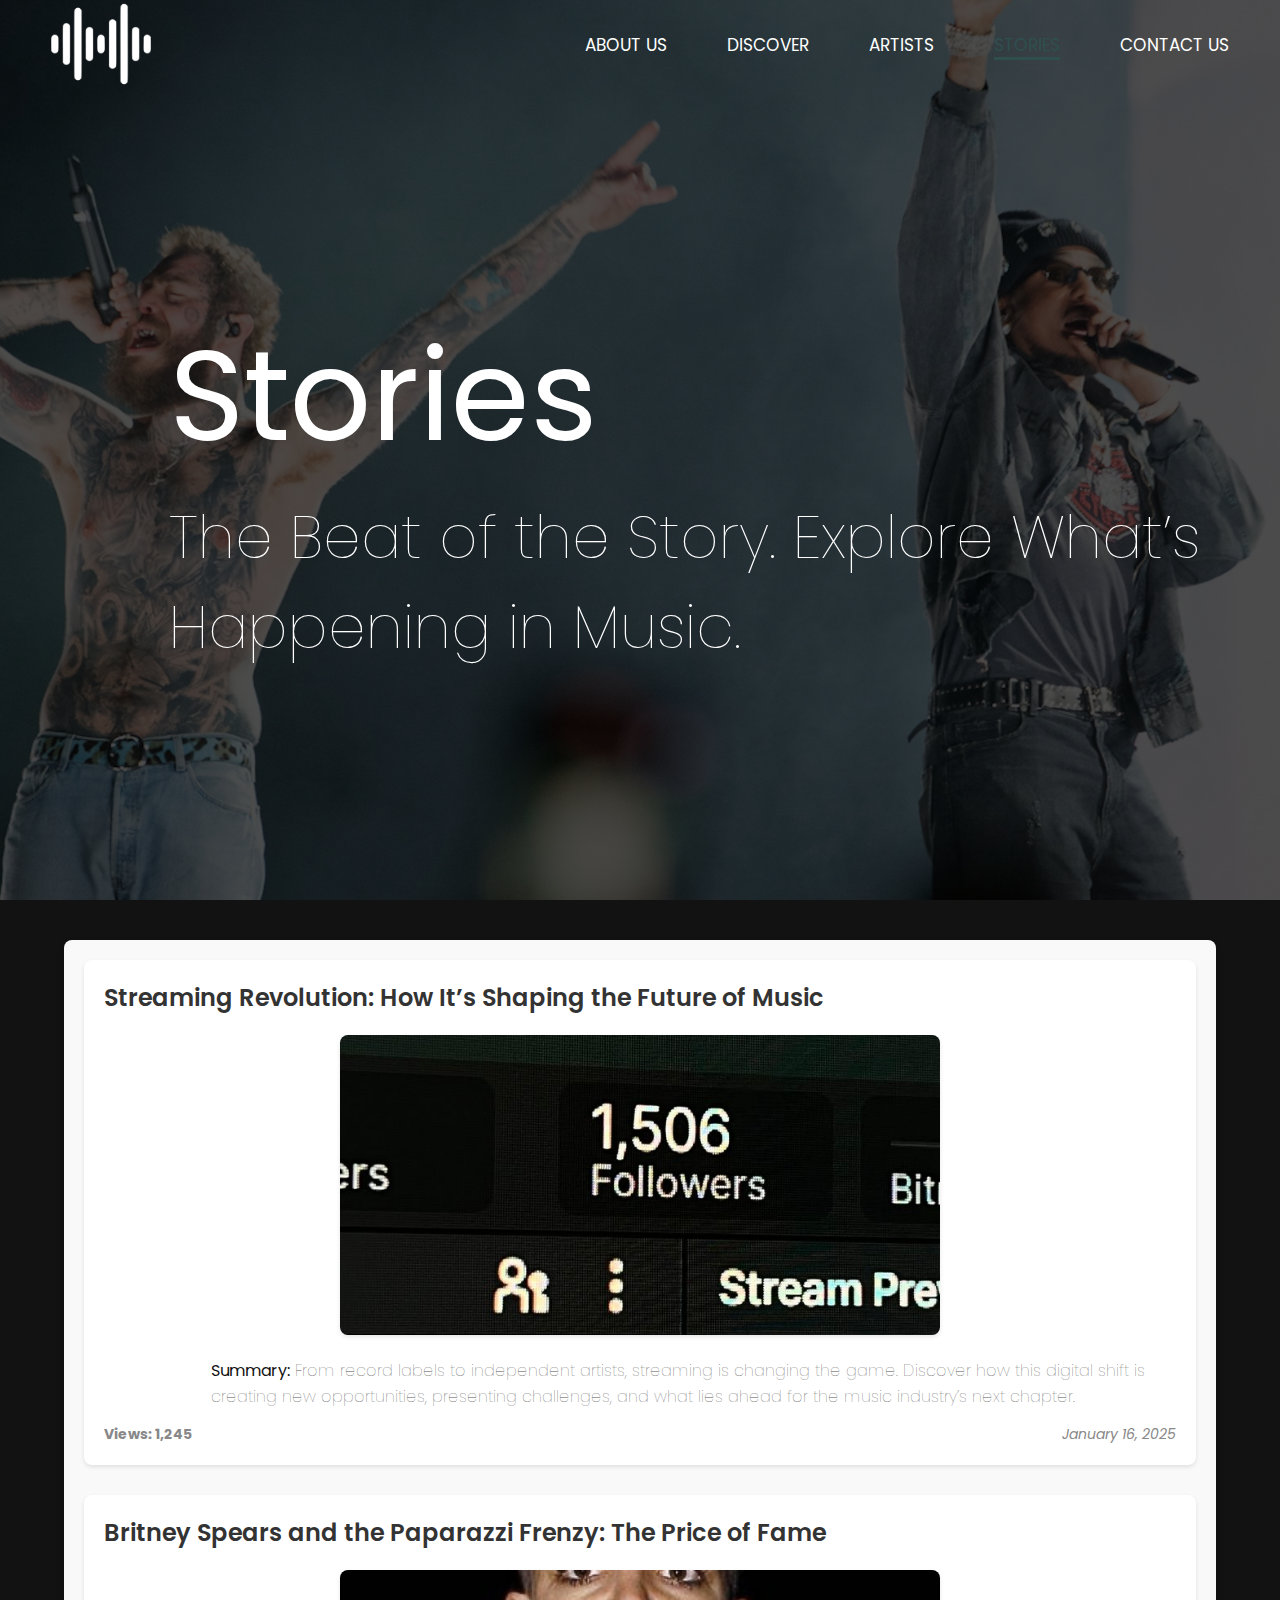
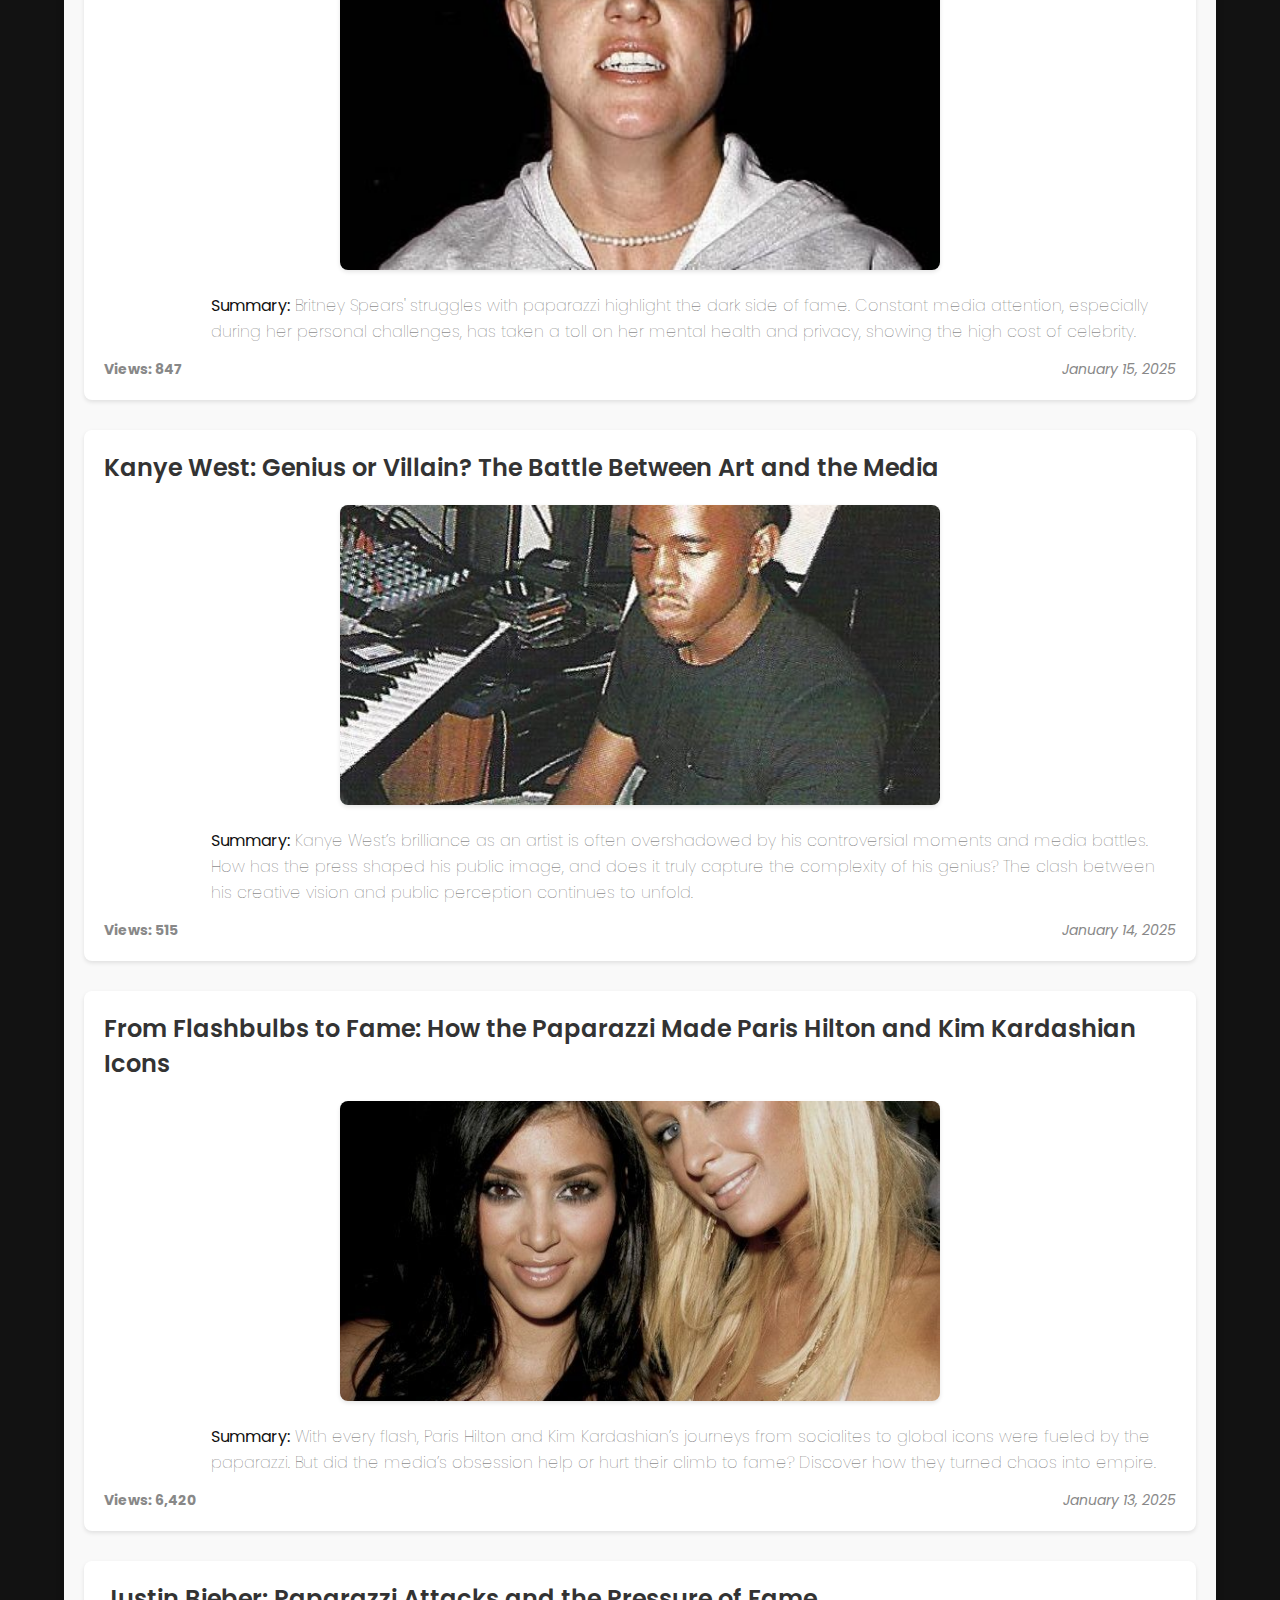
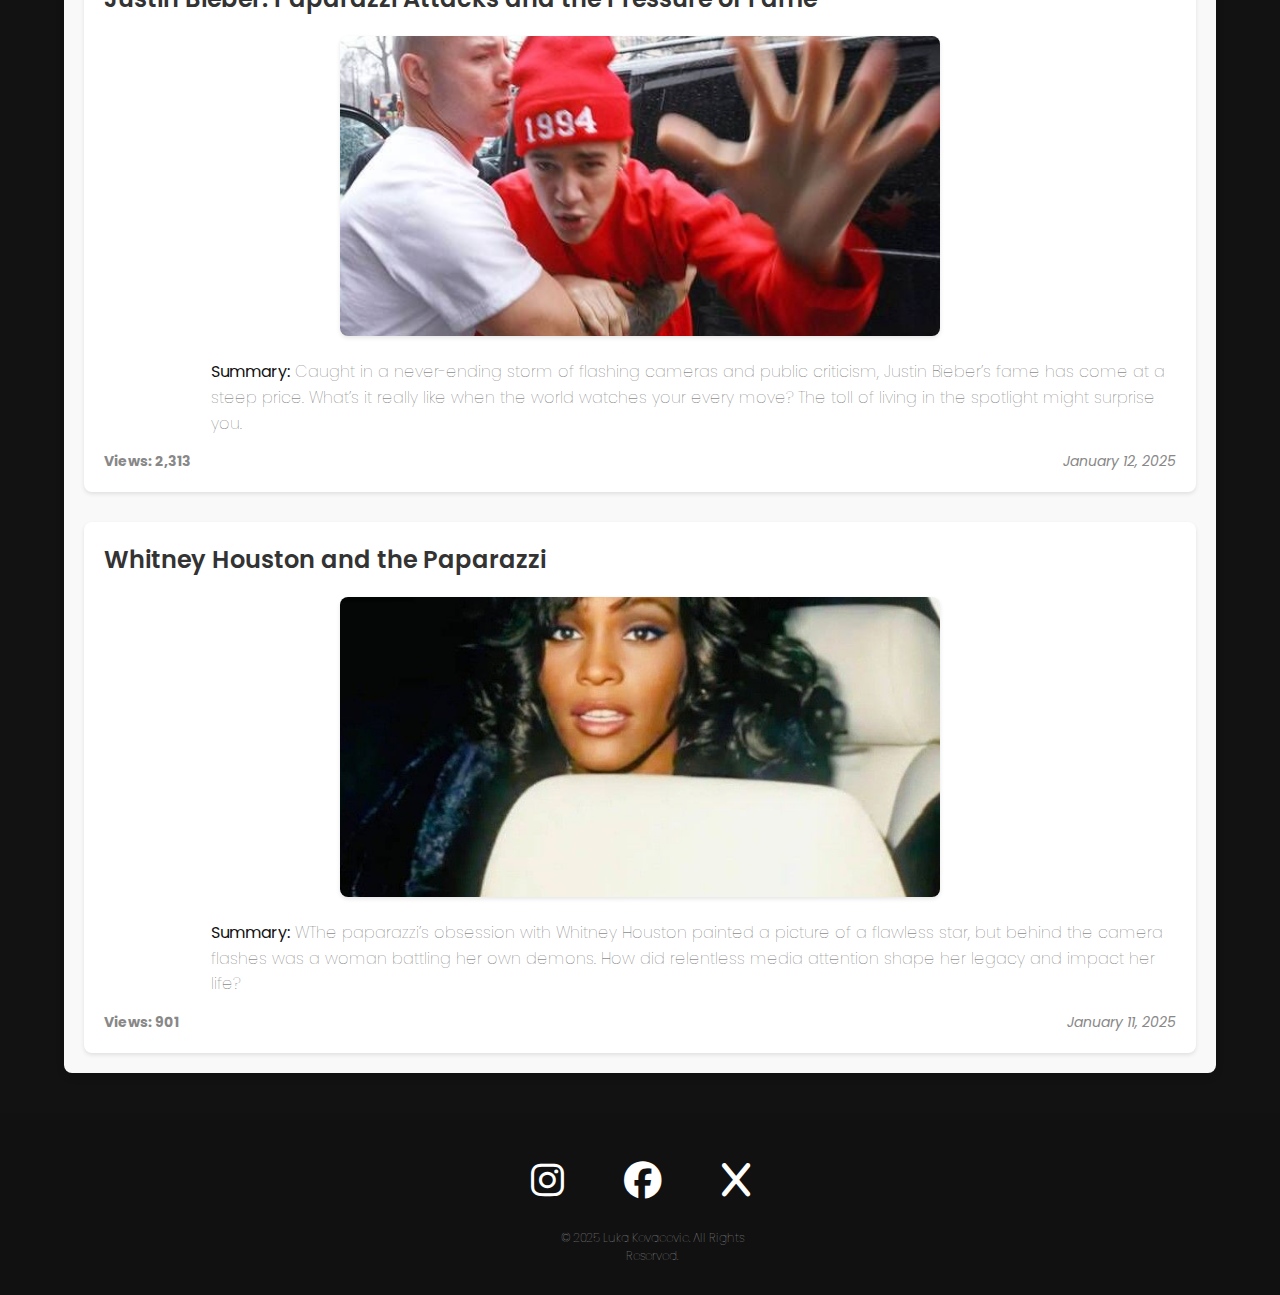
<file: Stories.html>
<!DOCTYPE html>
<html lang="en">
    <head>
        <meta charset="UTF-8">
        <link rel="icon" type="x-icon" href="images/pngwing.com.png">
        <meta name="viewport" content="width=device-width, initial-scale=1.0">
        <title>SONA</title>
        <link rel="stylesheet" href="style.css">
        <link rel="stylesheet" href="https://cdnjs.cloudflare.com/ajax/libs/font-awesome/6.7.2/css/all.min.css" integrity="sha512-Evv84Mr4kqVGRNSgIGL/F/aIDqQb7xQ2vcrdIwxfjThSH8CSR7PBEakCr51Ck+w+/U6swU2Im1vVX0SVk9ABhg==" crossorigin="anonymous" referrerpolicy="no-referrer" />
        <link href="https://fonts.googleapis.com/css2?family=Poppins:wght@300;400;500;600&display=swap" rel="stylesheet">
        <link href="https://fonts.googleapis.com/css2?family=Roboto:wght@400;700&display=swap" rel="stylesheet">
    </head>
    <body>
        <div class="container_stories">
            <div class="navbar">
                <a href="index.html" class="logo-link">
                    <img src="images/audio-wave-512.png" class="logo">
                </a>
                <nav id="mobile-menu">
                    <ul>
                        <li><a href="About-us">ABOUT US</a></li>
                        <li><a href="Discover.html">DISCOVER</a></li>
                        <li><a href="Artists.html">ARTISTS</a></li>
                        <li><a href="Stories.html" class="active">STORIES</a></li>
                        <li><a href="Contact.html">CONTACT US</a></li>
                    </ul>
                </nav>
            </div>

            <div class="row">
                <div class="col">
                    <header>Stories</header>
                    <p>The Beat of the Story. Explore What’s Happening in Music.</p>
                </div>
            </div>
        </div>
        <main>
            <div class="container_story">
                <div class="story">
                    <h2>Streaming Revolution: How It’s Shaping the Future of Music</h2>
                    <div class="image">
                        <img src="images/streaming_music.jpg" alt="Streaming platforms">
                    </div>
                    <p><strong>Summary:</strong> From record labels to independent artists, streaming is changing the game. Discover how this digital shift is creating new opportunities, presenting challenges, and what lies ahead for the music industry’s next chapter.</p>
                    <div class="story-footer">
                        <span class="view-count">Views: 1,245</span>
                        <span class="date">January 16, 2025</span>
                    </div>
                </div>
        
                <div class="story">
                    <h2>Britney Spears and the Paparazzi Frenzy: The Price of Fame</h2>
                    <div class="image">
                        <img src="images/britney.jpg" alt="Britney Spears with paparazzi">
                    </div>
                    <p><strong>Summary:</strong> Britney Spears' struggles with paparazzi highlight the dark side of fame. Constant media attention, especially during her personal challenges, has taken a toll on her mental health and privacy, showing the high cost of celebrity.</p>
                    <div class="story-footer">
                        <span class="view-count">Views: 847</span>
                        <span class="date">January 15, 2025</span>
                    </div>
                    
                </div>
                <div class="story">
                    <h2>Kanye West: Genius or Villain? The Battle Between Art and the Media</h2>
                    <div class="image">
                        <img src="images/kanye_yeast.jpg" alt="Kanye West interacting with the media">
                    </div>
                    <p><strong>Summary:</strong> Kanye West’s brilliance as an artist is often overshadowed by his controversial moments and media battles. How has the press shaped his public image, and does it truly capture the complexity of his genius? The clash between his creative vision and public perception continues to unfold.</p>
                    <div class="story-footer">
                        <span class="view-count">Views: 515</span>
                        <span class="date">January 14, 2025</span>
                    </div>
                   
                </div>
        
                <div class="story">
                    <h2>From Flashbulbs to Fame: How the Paparazzi Made Paris Hilton and Kim Kardashian Icons</h2>
                    <div class="image">
                        <img src="images/ph_kk.jpg" alt="Paris Hilton and Kim Kardashian with paparazzi">
                    </div>
                    <p><strong>Summary:</strong> With every flash, Paris Hilton and Kim Kardashian’s journeys from socialites to global icons were fueled by the paparazzi. But did the media’s obsession help or hurt their climb to fame? Discover how they turned chaos into empire.</p>
                    <div class="story-footer">
                        <span class="view-count">Views: 6,420</span>
                        <span class="date">January 13, 2025</span>
                    </div>
                   
                </div>
        
                <div class="story">
                    <h2>Justin Bieber: Paparazzi Attacks and the Pressure of Fame</h2>
                    <div class="image">
                        <img src="images/jb.jpg" alt="Justin Bieber with paparazzi">
                    </div>
                    <p><strong>Summary:</strong> Caught in a never-ending storm of flashing cameras and public criticism, Justin Bieber’s fame has come at a steep price. What’s it really like when the world watches your every move? The toll of living in the spotlight might surprise you.</p>
                    <div class="story-footer">
                        <span class="view-count">Views: 2,313</span>
                        <span class="date">January 12, 2025</span>
                    </div>
                    
                </div>
        
                <div class="story">
                    <h2>Whitney Houston and the Paparazzi</h2>
                    <div class="image">
                        <img src="images/whitney.jpg" alt="Whitney Houston with paparazzi">
                    </div>
                    <p><strong>Summary:</strong> WThe paparazzi’s obsession with Whitney Houston painted a picture of a flawless star, but behind the camera flashes was a woman battling her own demons. How did relentless media attention shape her legacy and impact her life?</p>
                    <div class="story-footer">
                        <span class="view-count">Views: 901</span>
                        <span class="date">January 11, 2025</span>
                    </div>
                </div>
            </div>
        </main>
        
        <footer class="footer">
            <div class="footer-content">
                <div class="social-copyright">
                    <div class="social-icons">
                        <a href="https://www.instagram.com/rollingloud/?hl=en" target="_blank" aria-label="Instagram">
                            <i class="fab fa-instagram"></i>
                        </a>
                        <a href="https://www.facebook.com/@RollingLoudFest/" target="_blank" aria-label="Facebook">
                            <i class="fab fa-facebook"></i>
                        </a>
                        <a href="https://x.com/RollingLoud" target="_blank" aria-label="X (Twitter)">
                            <i class="fab fa-x"></i>
                        </a>
                    </div>
                    <p>&copy; 2025 Luka Kovacevic. All Rights Reserved.</p>
                </div>
            </div>
        </footer>
    </body>
</html>
</file>
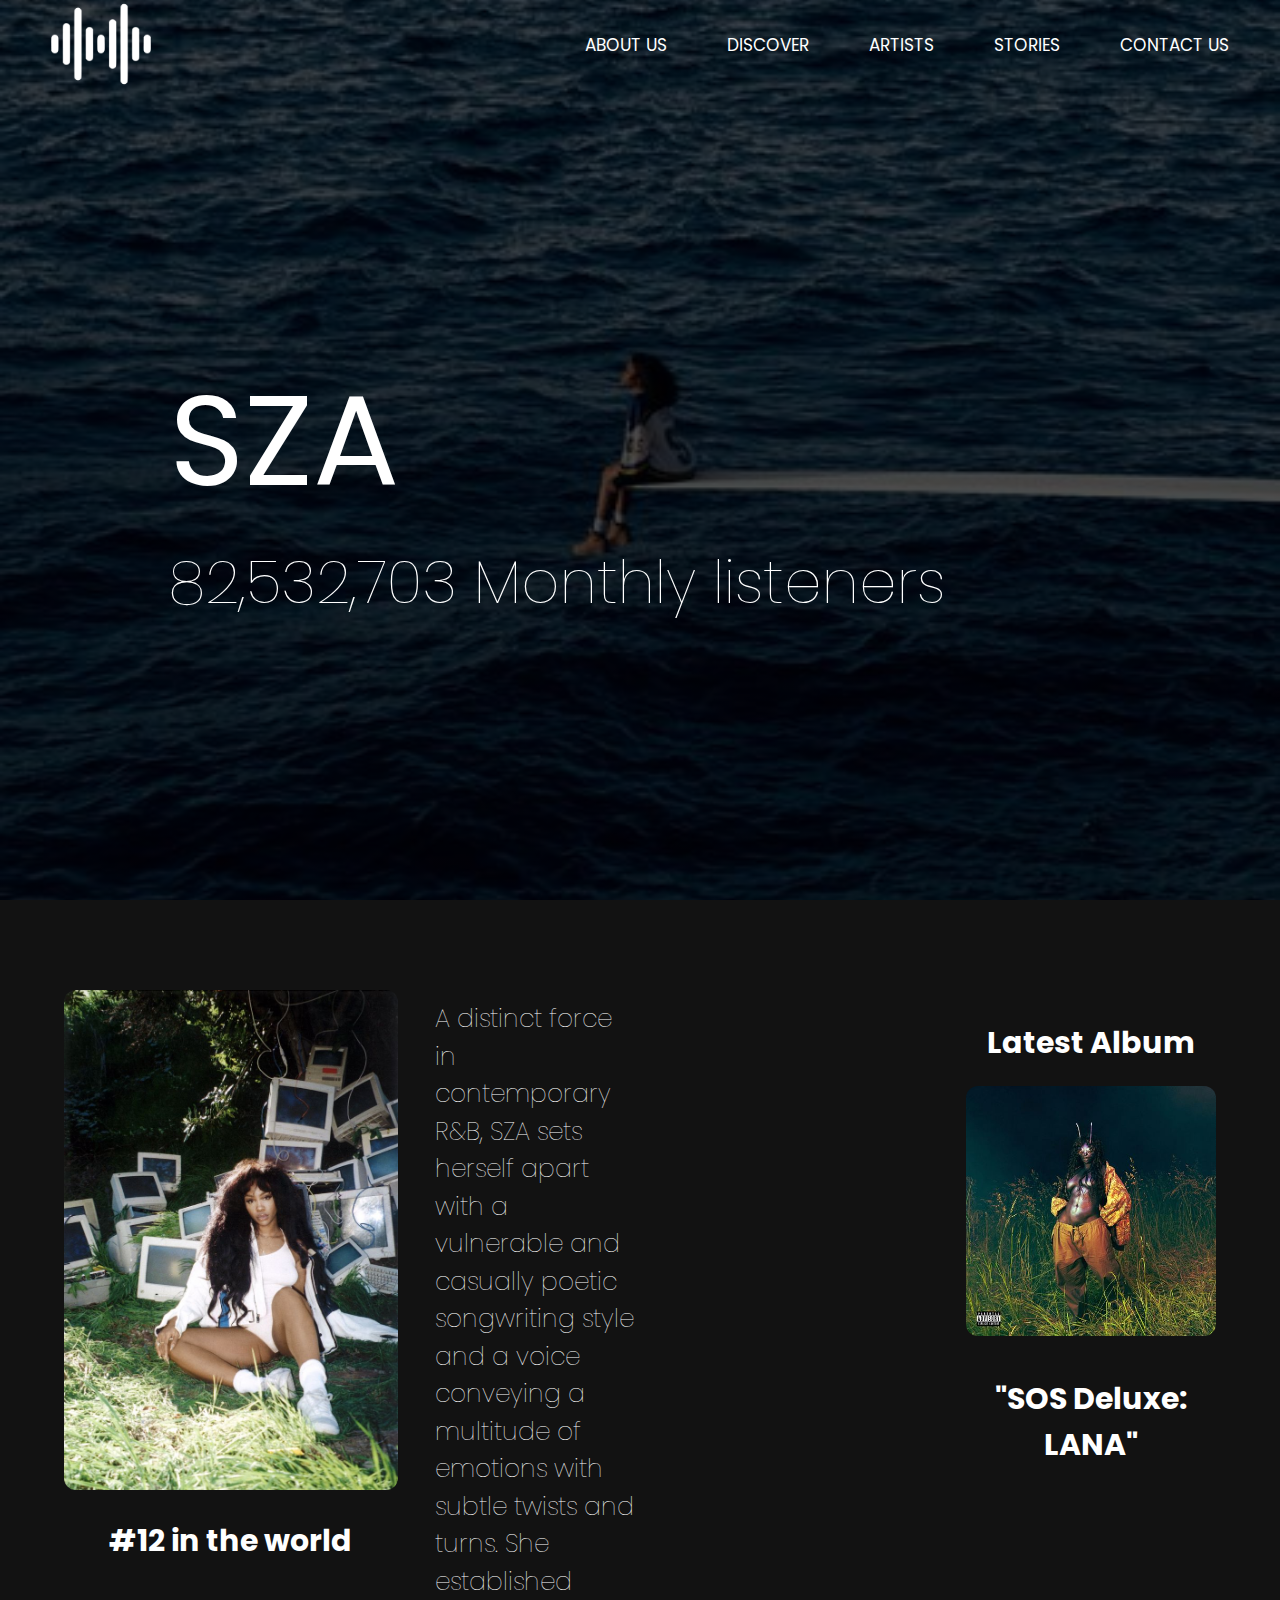
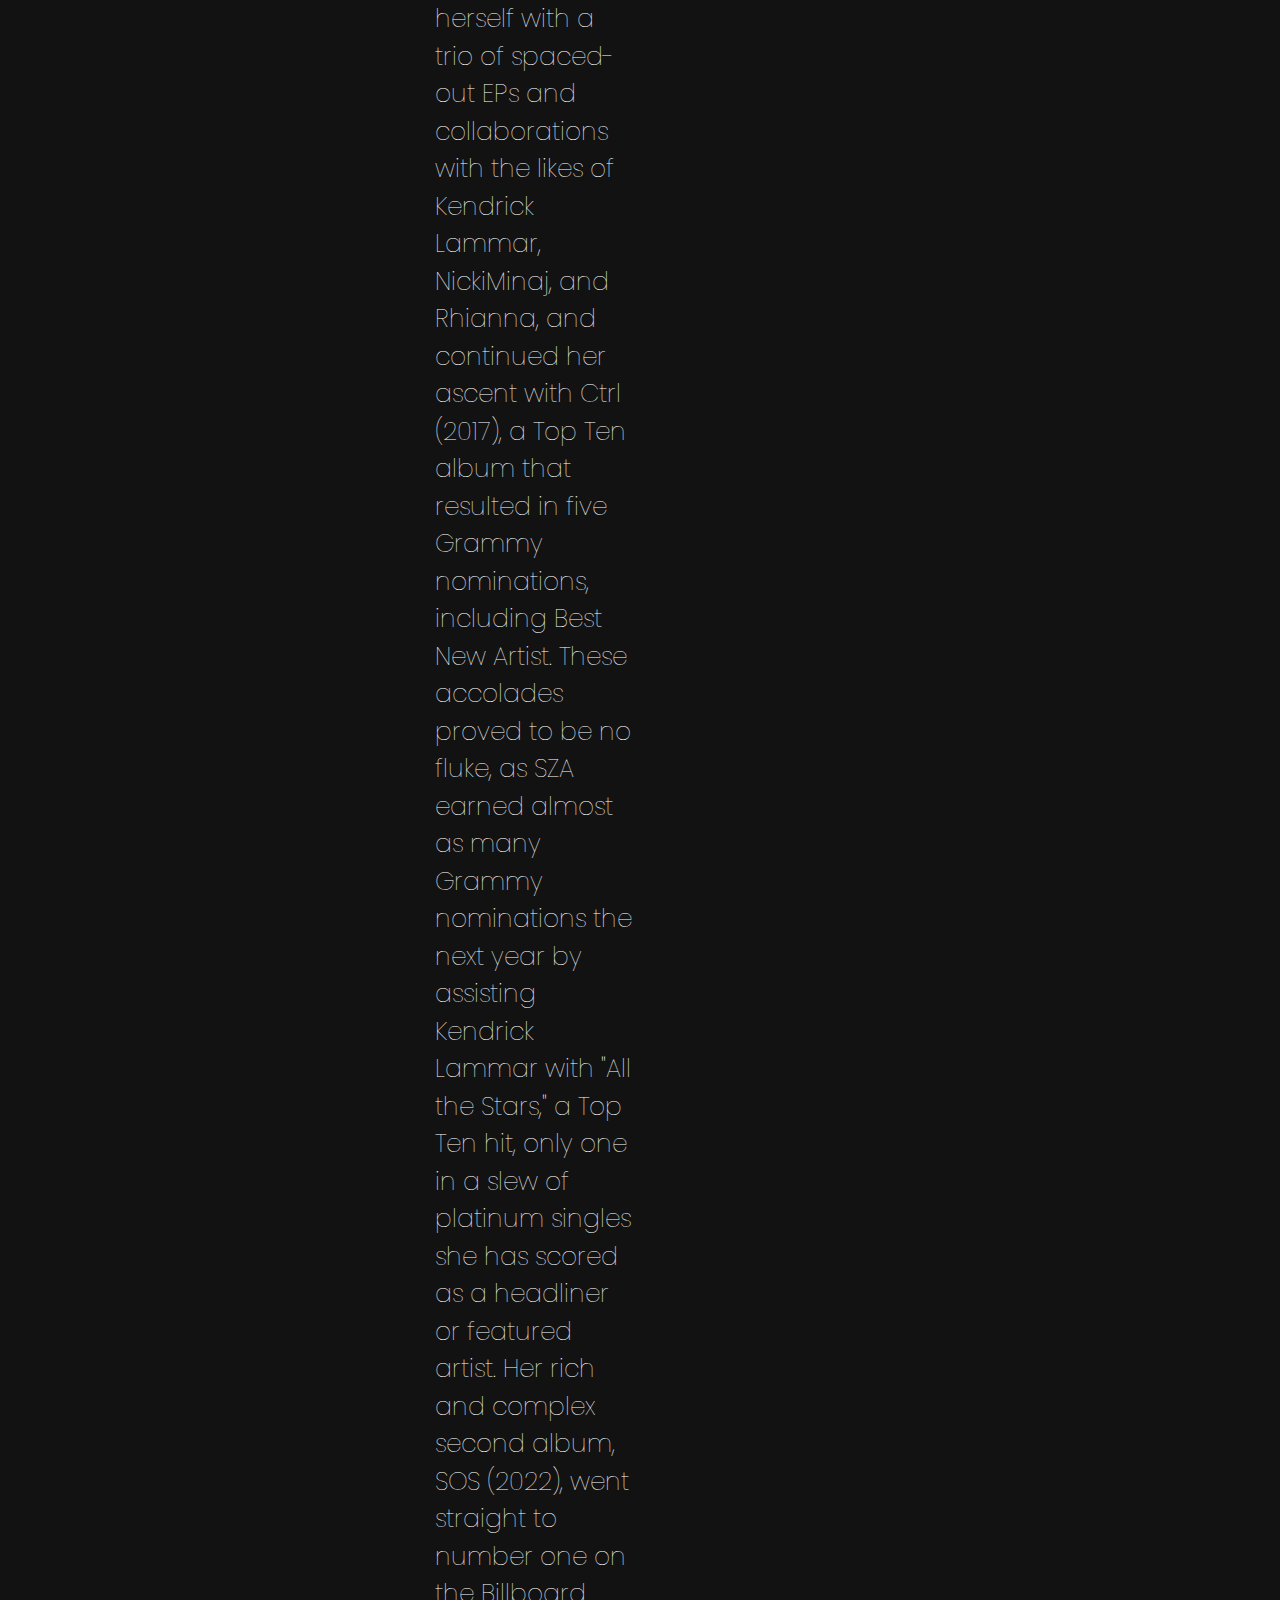
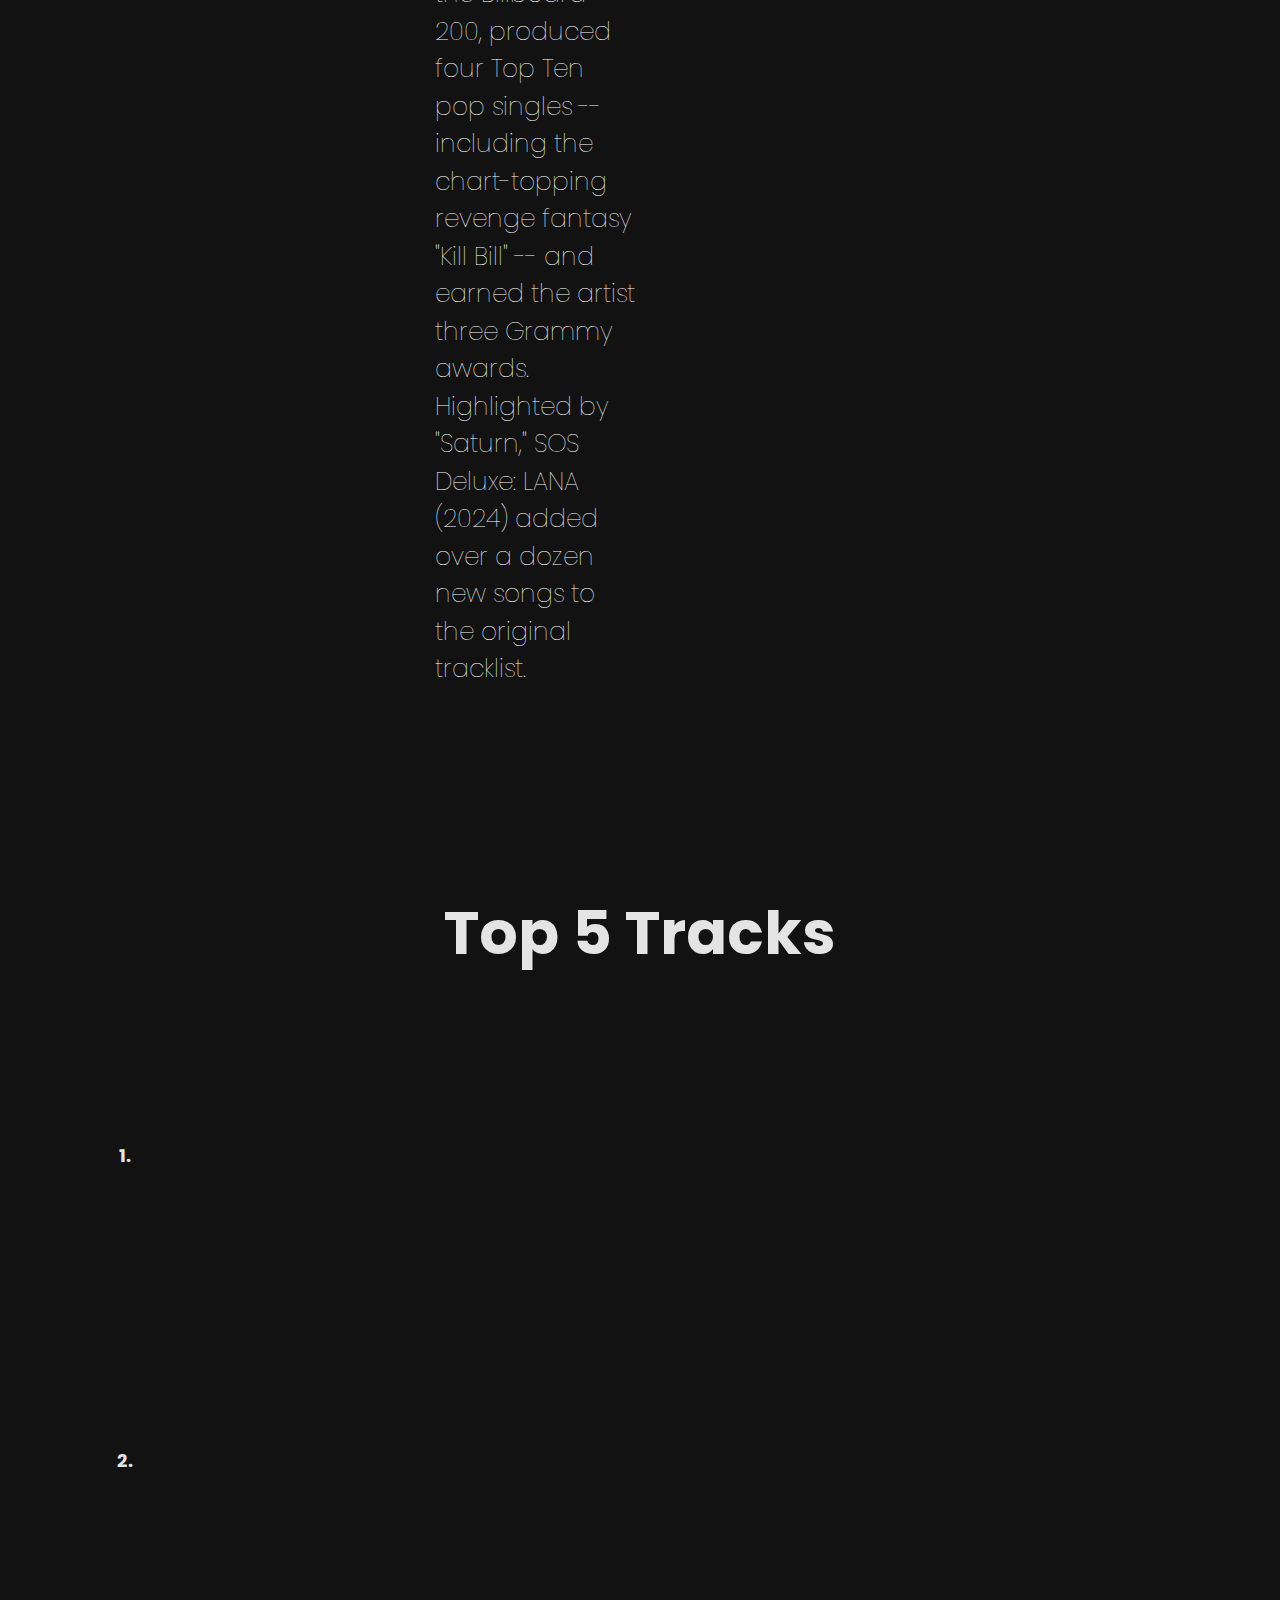
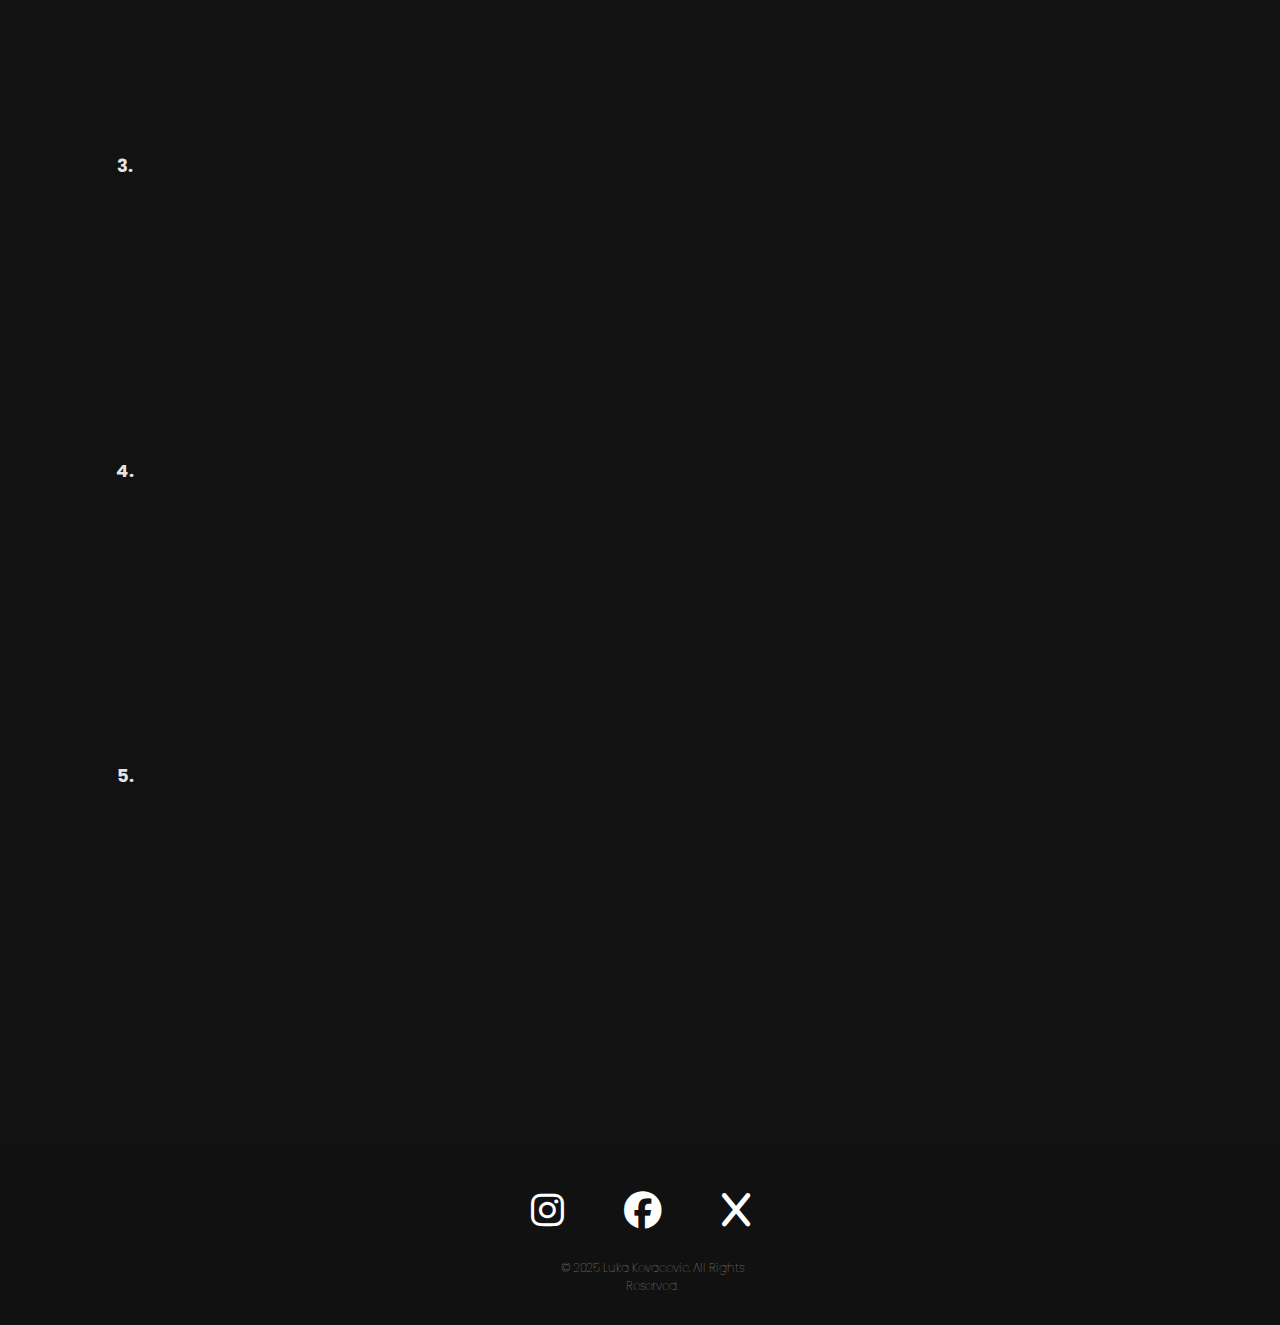
<file: SZA.html>
<!DOCTYPE html>
<html lang="en">
<head>
    <meta charset="UTF-8">
    <link rel="icon" type="x-icon" href="images/pngwing.com.png">
    <meta name="viewport" content="width=device-width, initial-scale=1.0">
    <title>SONA</title>
    <link rel="stylesheet" href="style.css">
    <link rel="stylesheet" href="https://cdnjs.cloudflare.com/ajax/libs/font-awesome/6.7.2/css/all.min.css" />
    <link href="https://fonts.googleapis.com/css2?family=Poppins:wght@300;400;500;600&display=swap" rel="stylesheet">
</head>
<body>
    <div class="container_bio_ttl_s">
        <div class="navbar">
            <a href="index.html" class="logo-link">
                <img src="images/audio-wave-512.png" class="logo">
            </a>
            <nav id="mobile-menu">
                <ul>
                    <li><a href="About-us">ABOUT US</a></li>
                    <li><a href="Discover.html">DISCOVER</a></li>
                    <li><a href="Artists.html">ARTISTS</a></li>
                    <li><a href="Stories.html">STORIES</a></li>
                    <li><a href="Contact.html">CONTACT US</a></li>
                </ul>
            </nav>
        </div>

        <div class="row">
            <div class="col">
                <header>SZA</header>
                <p>82,532,703 Monthly listeners</p>
            </div>
        </div>
    </div>

    <main>
        <div class="container_bio">
            <div class="artist-info">
                <div class="artist-image-container">
                    <img src="images/sza_main.jpg" alt="SZA" class="artist-image">
                    <h3 class="listeners">#12 in the world</h3>
                </div>
                <div class="bio">
                    <p>A distinct force in contemporary R&B, SZA sets herself apart with a vulnerable and casually poetic songwriting style and a voice conveying a multitude of emotions with subtle twists and turns. She established herself with a trio of spaced-out EPs and collaborations with the likes of Kendrick Lammar, NickiMinaj, and Rhianna, and continued her ascent with Ctrl (2017), a Top Ten album that resulted in five Grammy nominations, including Best New Artist. These accolades proved to be no fluke, as SZA earned almost as many Grammy nominations the next year by assisting Kendrick Lammar with "All the Stars," a Top Ten hit, only one in a slew of platinum singles she has scored as a headliner or featured artist. Her rich and complex second album, SOS (2022), went straight to number one on the Billboard 200, produced four Top Ten pop singles -- including the chart-topping revenge fantasy "Kill Bill" -- and earned the artist three Grammy awards. Highlighted by "Saturn," SOS Deluxe: LANA (2024) added over a dozen new songs to the original tracklist.</p>
                </div>
                <div class="latest-album">
                    <h3 class="album-name">Latest Album</h3>
                    <img src="images/sza_album.jpg" alt="Latest Album" class="album-image">
                    <h3 class="album-name">"SOS Deluxe: LANA"</h3>
                </div>
            </div>
            <div class="top-tracks">
                <h3>Top 5 Tracks</h3>
                <div class="track-list">
                    <div class="track-item">
                        <span>1.</span>
                        <iframe style="border-radius:12px" src="https://open.spotify.com/embed/track/2CGNAOSuO1MEFCbBRgUzjd?utm_source=generator" width="100%" height="352" frameBorder="0" allowfullscreen="" allow="autoplay; clipboard-write; encrypted-media; fullscreen; picture-in-picture" loading="lazy"></iframe>
                    </div>
                    <div class="track-item">
                        <span>2.</span>
                        <iframe style="border-radius:12px" src="https://open.spotify.com/embed/track/1Qrg8KqiBpW07V7PNxwwwL?utm_source=generator" width="100%" height="352" frameBorder="0" allowfullscreen="" allow="autoplay; clipboard-write; encrypted-media; fullscreen; picture-in-picture" loading="lazy"></iframe>
                    </div>
                    <div class="track-item">
                        <span>3.</span>
                        <iframe style="border-radius:12px" src="https://open.spotify.com/embed/track/3U3hFkMr0Q90pD24EkE3Pr?utm_source=generator" width="100%" height="352" frameBorder="0" allowfullscreen="" allow="autoplay; clipboard-write; encrypted-media; fullscreen; picture-in-picture" loading="lazy"></iframe>
                    </div>
                    <div class="track-item">
                        <span>4.</span>
                        <iframe style="border-radius:12px" src="https://open.spotify.com/embed/track/4iZ4pt7kvcaH6Yo8UoZ4s2?utm_source=generator" width="100%" height="352" frameBorder="0" allowfullscreen="" allow="autoplay; clipboard-write; encrypted-media; fullscreen; picture-in-picture" loading="lazy"></iframe>
                    </div>
                    <div class="track-item">
                        <span>5.</span>
                        <iframe style="border-radius:12px" src="https://open.spotify.com/embed/track/040I32EKLxQrkuxQu1pqvT?utm_source=generator" width="100%" height="352" frameBorder="0" allowfullscreen="" allow="autoplay; clipboard-write; encrypted-media; fullscreen; picture-in-picture" loading="lazy"></iframe>
                    </div>
                </div>
            </div>
        </div>
    </main>

    <footer class="footer">
        <div class="footer-content">
            <div class="social-copyright">
                <div class="social-icons">
                    <a href="https://www.instagram.com/rollingloud/" target="_blank" aria-label="Instagram">
                        <i class="fab fa-instagram"></i>
                    </a>
                    <a href="https://www.facebook.com/@RollingLoudFest/" target="_blank" aria-label="Facebook">
                        <i class="fab fa-facebook"></i>
                    </a>
                    <a href="https://x.com/RollingLoud" target="_blank" aria-label="X (Twitter)">
                        <i class="fab fa-x"></i>
                    </a>
                </div>
                <p>&copy; 2025 Luka Kovacevic. All Rights Reserved.</p>
            </div>
        </div>
    </footer>
</body>
</html>
</file>
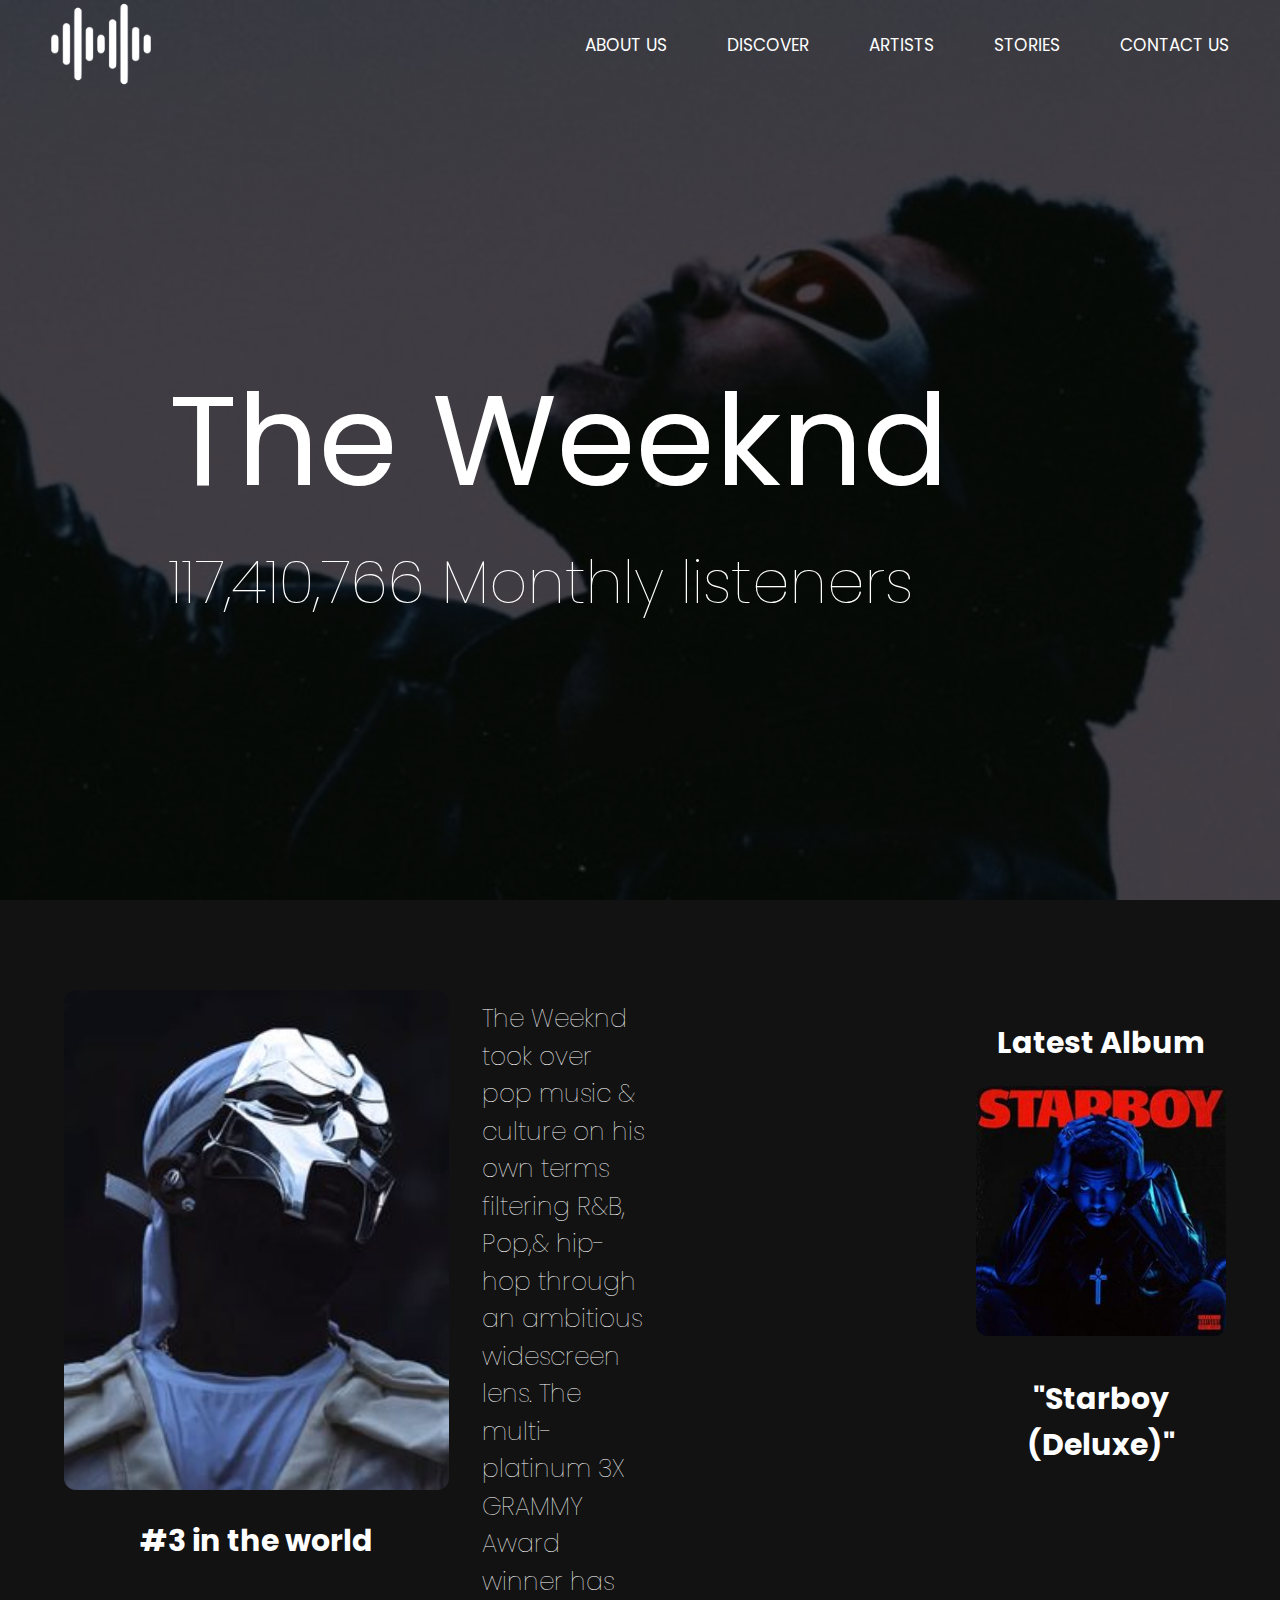
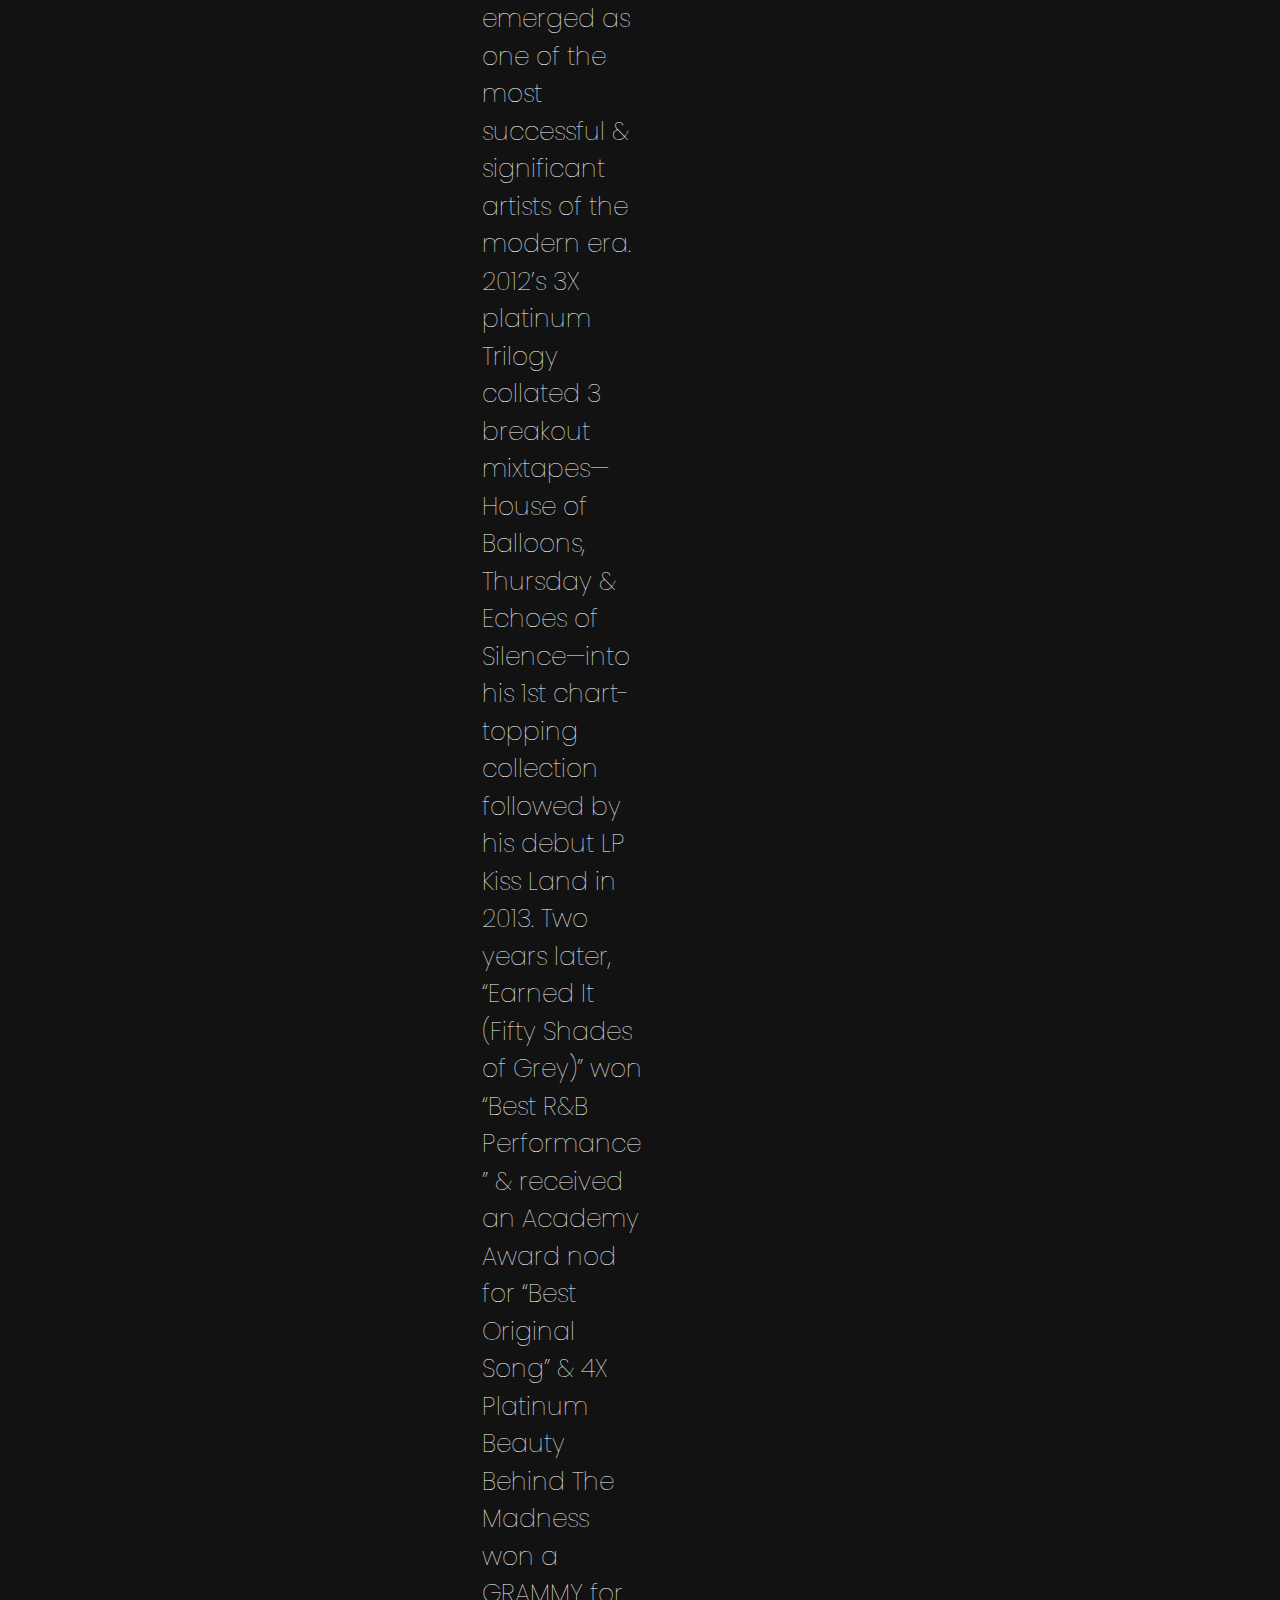
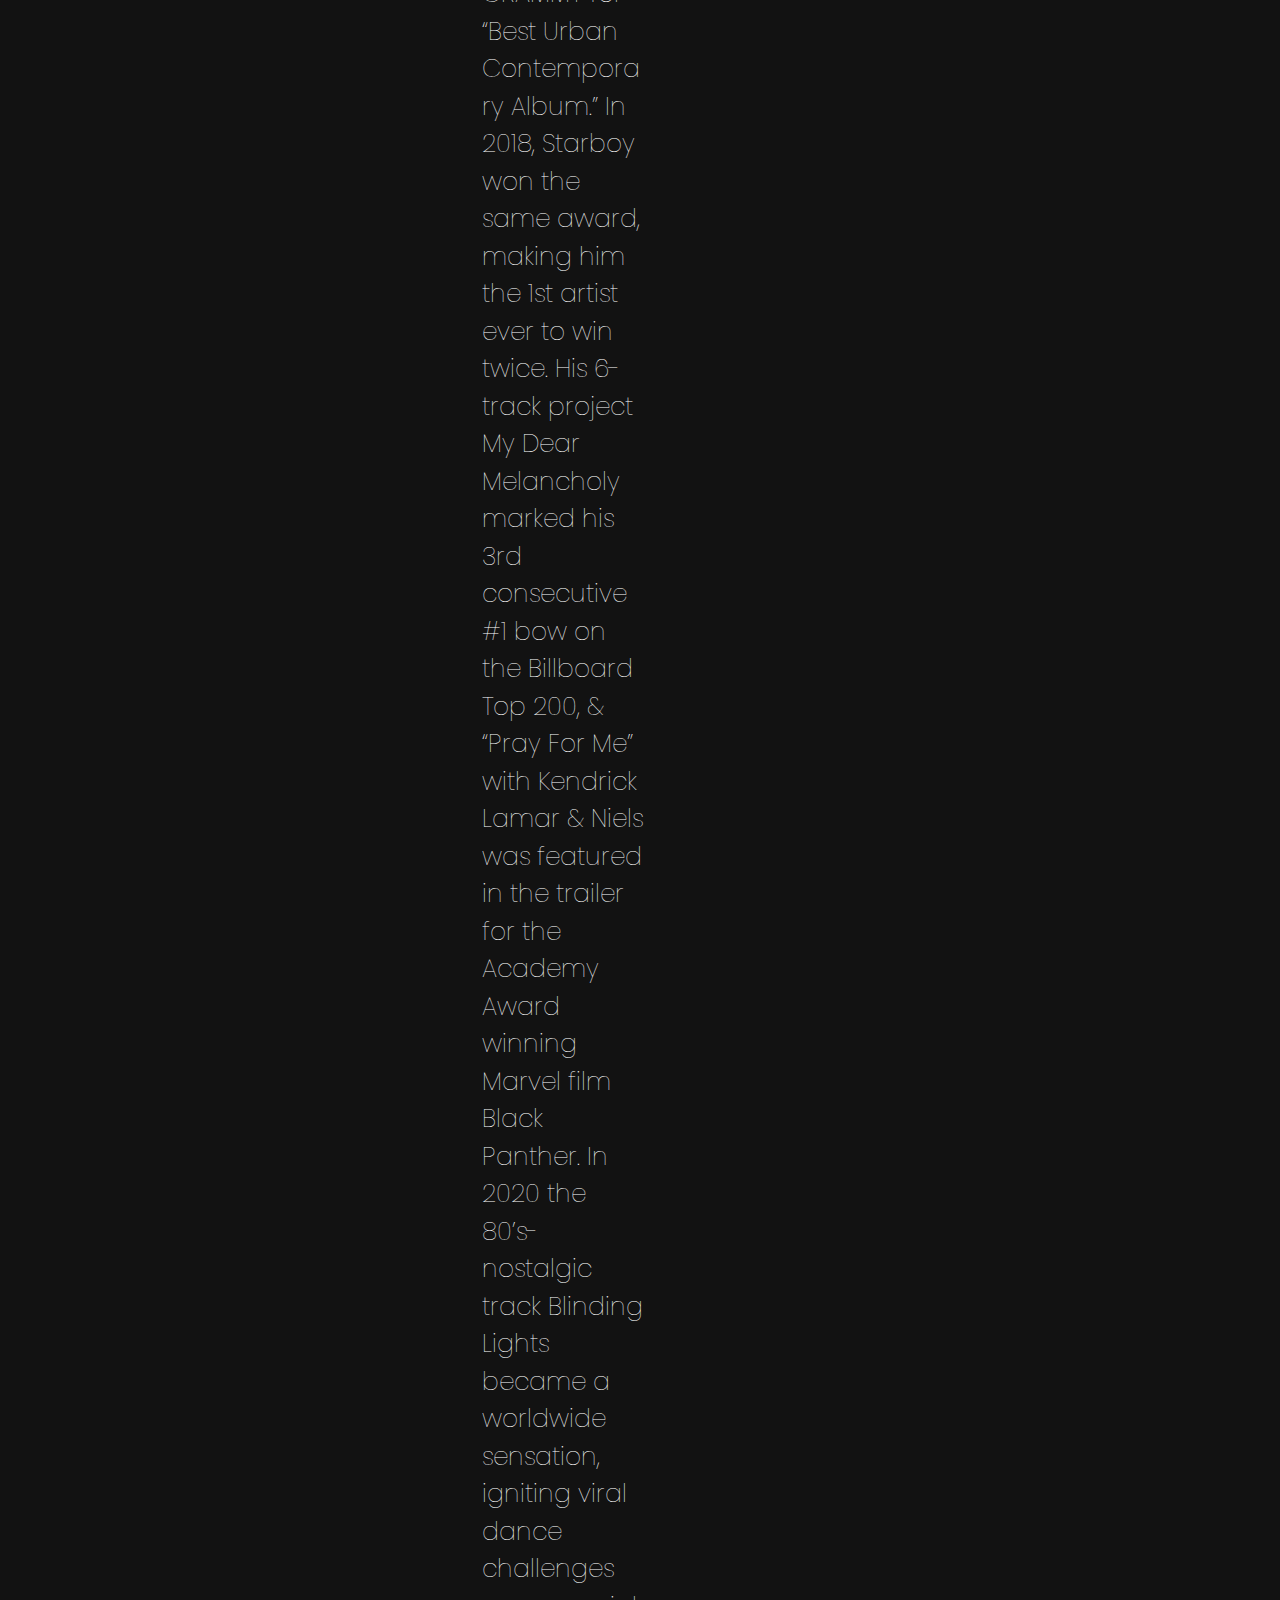
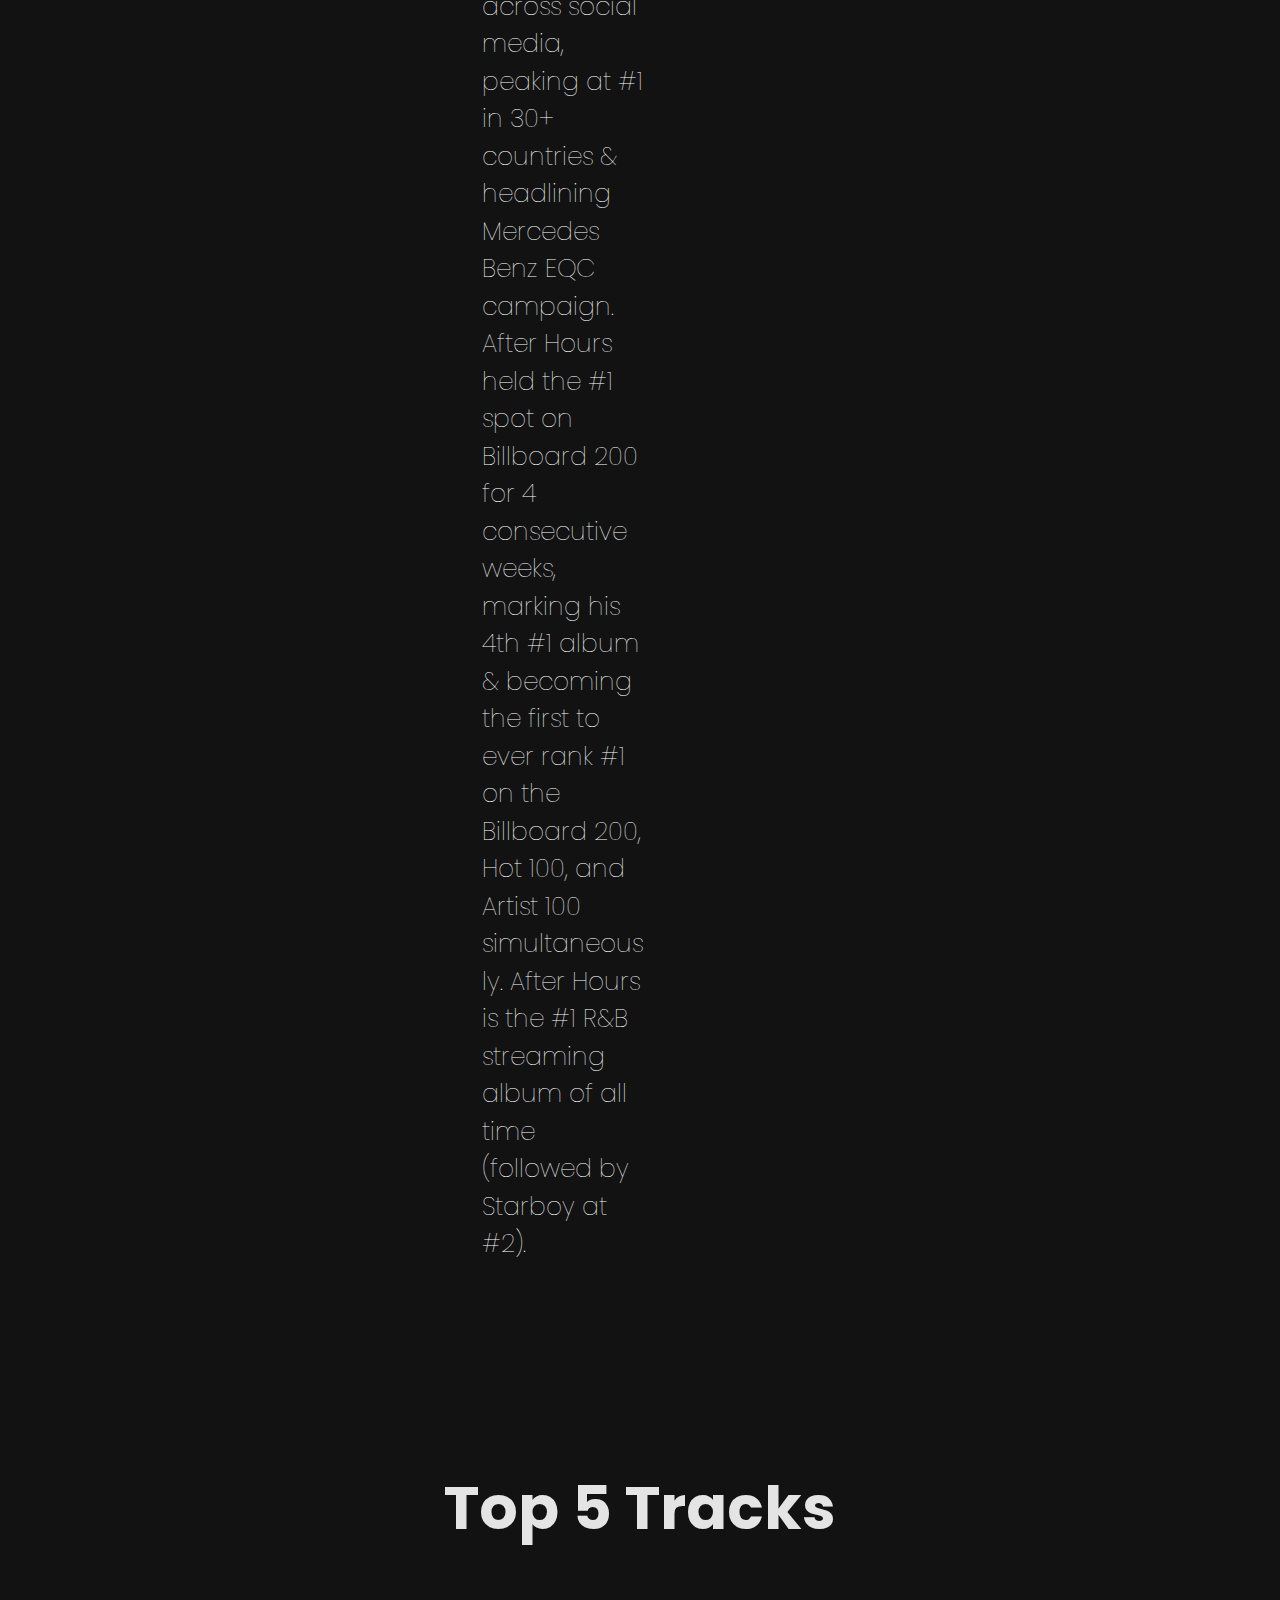
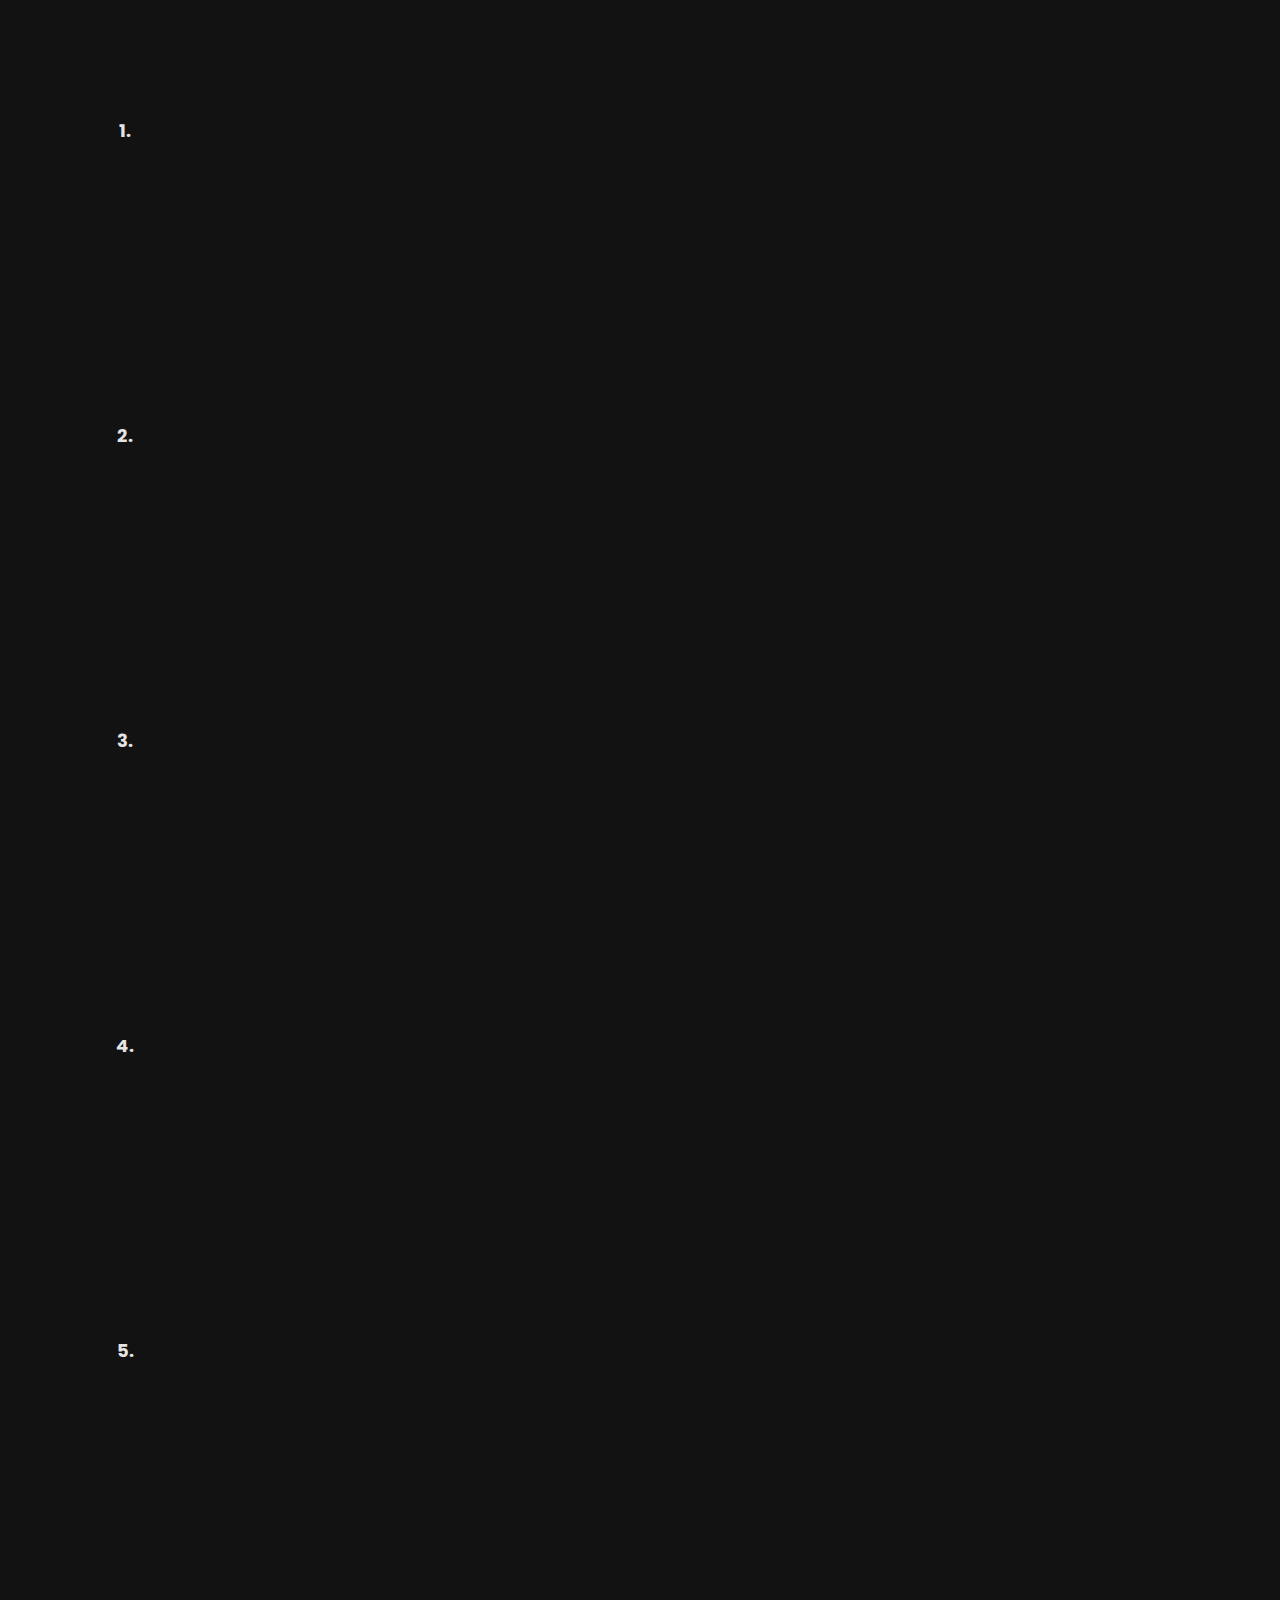
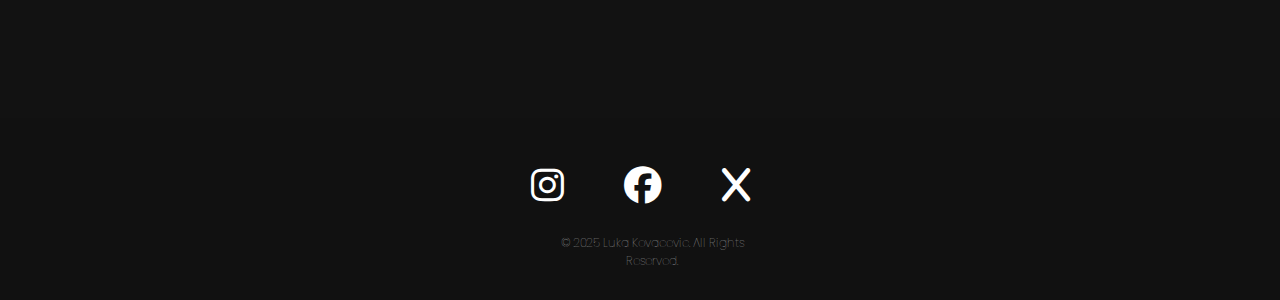
<file: The_weeknd.html>
<!DOCTYPE html>
<html lang="en">
<head>
    <meta charset="UTF-8">
    <link rel="icon" type="x-icon" href="images/pngwing.com.png">
    <meta name="viewport" content="width=device-width, initial-scale=1.0">
    <title>SONA</title>
    <link rel="stylesheet" href="style.css">
    <link rel="stylesheet" href="https://cdnjs.cloudflare.com/ajax/libs/font-awesome/6.7.2/css/all.min.css" />
    <link href="https://fonts.googleapis.com/css2?family=Poppins:wght@300;400;500;600&display=swap" rel="stylesheet">
</head>
<body>
    <div class="container_bio_ttl_tw">
        <div class="navbar">
            <a href="index.html" class="logo-link">
                <img src="images/audio-wave-512.png" class="logo">
            </a>
            <nav id="mobile-menu">
                <ul>
                    <li><a href="About-us">ABOUT US</a></li>
                    <li><a href="Discover.html">DISCOVER</a></li>
                    <li><a href="Artists.html">ARTISTS</a></li>
                    <li><a href="Stories.html">STORIES</a></li>
                    <li><a href="Contact.html">CONTACT US</a></li>
                </ul>
            </nav>
        </div>

        <div class="row">
            <div class="col">
                <header>The Weeknd</header>
                <p>117,410,766 Monthly listeners</p>
            </div>
        </div>
    </div>

    <main>
        <div class="container_bio">
            <div class="artist-info">
                <div class="artist-image-container">
                    <img src="images/tw.jpg" alt="The Weeknd" class="artist-image">
                    <h3 class="listeners">#3 in the world</h3>
                </div>
                <div class="bio">
                    <p>The Weeknd took over pop music & culture on his own terms filtering R&B, Pop,& hip-hop through an ambitious widescreen lens. The multi-platinum 3X GRAMMY Award winner has emerged as one of the most successful & significant artists of the modern era. 2012’s 3X platinum Trilogy collated 3 breakout mixtapes—House of Balloons, Thursday & Echoes of Silence—into his 1st chart-topping collection followed by his debut LP Kiss Land in 2013. Two years later, “Earned It (Fifty Shades of Grey)” won “Best R&B Performance” & received an Academy Award nod for “Best Original Song” & 4X Platinum Beauty Behind The Madness won a GRAMMY for “Best Urban Contemporary Album.” In 2018, Starboy won the same award, making him the 1st artist ever to win twice. His 6-track project My Dear Melancholy marked his 3rd consecutive #1 bow on the Billboard Top 200, & “Pray For Me” with Kendrick Lamar & Niels was featured in the trailer for the Academy Award winning Marvel film Black Panther. In 2020 the 80’s-nostalgic track Blinding Lights became a worldwide sensation, igniting viral dance challenges across social media, peaking at #1 in 30+ countries & headlining Mercedes Benz EQC campaign. After Hours held the #1 spot on Billboard 200 for 4 consecutive weeks, marking his 4th #1 album & becoming the first to ever rank #1 on the Billboard 200, Hot 100, and Artist 100 simultaneously. After Hours is the #1 R&B streaming album of all time (followed by Starboy at #2).</p>
                </div>
                <div class="latest-album">
                    <h3 class="album-name">Latest Album</h3>
                    <img src="images/tw_album.jpg" alt="Latest Album" class="album-image">
                    <h3 class="album-name">"Starboy (Deluxe)"</h3>
                </div>
            </div>

            <div class="top-tracks">
                <h3>Top 5 Tracks</h3>
                <div class="track-list">
                    <div class="track-item">
                        <span>1.</span>
                        <iframe style="border-radius:12px" src="https://open.spotify.com/embed/track/1Es7AUAhQvapIcoh3qMKDL?utm_source=generator" width="100%" height="352" frameBorder="0" allowfullscreen="" allow="autoplay; clipboard-write; encrypted-media; fullscreen; picture-in-picture" loading="lazy"></iframe>
                    </div>
                    <div class="track-item">
                        <span>2.</span>
                        <iframe style="border-radius:12px" src="https://open.spotify.com/embed/track/7CyPwkp0oE8Ro9Dd5CUDjW?utm_source=generator" width="100%" height="352" frameBorder="0" allowfullscreen="" allow="autoplay; clipboard-write; encrypted-media; fullscreen; picture-in-picture" loading="lazy"></iframe>
                    </div>
                    <div class="track-item">
                        <span>3.</span>
                        <iframe style="border-radius:12px" src="https://open.spotify.com/embed/track/7MXVkk9YMctZqd1Srtv4MB?utm_source=generator" width="100%" height="352" frameBorder="0" allowfullscreen="" allow="autoplay; clipboard-write; encrypted-media; fullscreen; picture-in-picture" loading="lazy"></iframe>
                    </div>
                    <div class="track-item">
                        <span>4.</span>
                        <iframe style="border-radius:12px" src="https://open.spotify.com/embed/track/0VjIjW4GlUZAMYd2vXMi3b?utm_source=generator" width="100%" height="352" frameBorder="0" allowfullscreen="" allow="autoplay; clipboard-write; encrypted-media; fullscreen; picture-in-picture" loading="lazy"></iframe>
                    </div>
                    <div class="track-item">
                        <span>5.</span>
                        <iframe style="border-radius:12px" src="https://open.spotify.com/embed/track/2LBqCSwhJGcFQeTHMVGwy3?utm_source=generator" width="100%" height="352" frameBorder="0" allowfullscreen="" allow="autoplay; clipboard-write; encrypted-media; fullscreen; picture-in-picture" loading="lazy"></iframe>
                    </div>
                </div>
            </div>
        </div>
    </main>

    <footer class="footer">
        <div class="footer-content">
            <div class="social-copyright">
                <div class="social-icons">
                    <a href="https://www.instagram.com/rollingloud/" target="_blank" aria-label="Instagram">
                        <i class="fab fa-instagram"></i>
                    </a>
                    <a href="https://www.facebook.com/@RollingLoudFest/" target="_blank" aria-label="Facebook">
                        <i class="fab fa-facebook"></i>
                    </a>
                    <a href="https://x.com/RollingLoud" target="_blank" aria-label="X (Twitter)">
                        <i class="fab fa-x"></i>
                    </a>
                </div>
                <p>&copy; 2025 Luka Kovacevic. All Rights Reserved.</p>
            </div>
        </div>
    </footer>
</body>
</html>
</file>
<file: style.css>
* {
    margin: 0;
    padding: 0;
    font-family: 'Poppins', sans-serif;
    box-sizing: border-box;
    text-decoration: none;
}

body, html {
    font-size: 62.5%;
    height: auto;
    width: 100%;
    overflow-x: hidden;
    background-color: #121212;
    color: white;
}






/* N A V I G A T I O N*/
.navbar {
    height: 10%;
    display: flex;
    align-items: center;
    justify-content: space-between;
}

.logo {
    width: 100px;
    cursor: pointer;
}

nav ul {
    list-style: none;
    display: flex;
}

nav ul li {
    margin-left: 60px;
}

nav ul li a {
    color: #fff;
    font-size: 17px;
    transition: 0.3s ease;
}

nav a:hover,
nav a.active {
    color: darkslategrey;
    border-bottom: 3px solid darkslategray;
}

/* N A V I G A T I O N*/












/* H E A D E R*/

header {
    color: white;
    font-size: clamp(8rem, 10vw, 20rem);
    padding-left: 10%;
    white-space: wrap;
}

p {
    color: #fff;
    font-size: clamp(2rem, 5vw, 6rem);
    line-height: 1.5;
    padding-left: 10%;
    white-space: wrap;
    font-weight: 1;
}

.row {
    display: flex;
    height: 88%;
    align-items: center;
}

.col {
    flex-basis: 100%;
}

/*H E A D E R*/
























/* H O M E*/

.container {
    max-width: 100%;
    height: 100vh;
    background-image: linear-gradient(rgba(0, 0, 0, 0.7), rgba(0, 0, 0, 0.7)), url(images/cb7eca660f5fe6a6d09e7508c5ca6575.jpg);
    background-position: center;
    background-size: cover;
    padding: 0 4%;
}

.container2 {
    width: 100%;
    height: auto;
    background-image: linear-gradient(rgba(0, 0, 0, 0.7), rgba(0, 0, 0, 0.7)), url(images/d8c59f6544e2be3d83f55c2d187d058b.jpg);
    background-position: center;
    background-size: cover;
    padding: 4%;
    display: flex;
    justify-content: center; 
    align-items: center;
    flex-wrap: wrap; 
    gap: 20px;
}

.container2 .row {
    display: flex;
    justify-content: space-between; 
    flex-wrap: wrap;
    margin: 0;
    padding: 0;
    width: 100%;
}


.c1 p, .c2 p, .c3 p {
    word-wrap: break-word;
    word-break: break-word;
    white-space: normal;
    overflow: hidden;
    font-size: 1.6rem;
    line-height: 1.6;
    padding: 0 10px;
}


/*H O M E*/































/*A B O U T*/


.container_about {
    max-width: 100%;
    height: 100vh;
    background-image: linear-gradient(rgba(0, 0, 0, 0.7), rgba(0, 0, 0, 0.7)), url(images/loud.jpg);
    background-position: center;
    background-size: cover;
    padding: 0 4%;
}

.container_talk {
    width: 100%;
    height: auto;
    background-image: linear-gradient(rgba(0, 0, 0, 0.7), rgba(0, 0, 0, 0.7)), url(images/d8c59f6544e2be3d83f55c2d187d058b.jpg);
    background-position: center;
    background-size: cover;
    padding: 4%;
    display: flex;
    justify-content: center;
    flex-direction: column;
    align-items: center;
    gap: 20px;
}

.video-container {
    position: relative;
    display: inline-block;
    max-width: 60%;
    margin: 20px auto;
    background-color: #000;
    border-radius: 6px;
    box-shadow: 0 4px 10px rgba(0, 0, 0, 0.4);
    overflow: hidden;
    padding: 3px;
}


.video-container video {
    display: block;
    width: 100%;
    height: auto;
    border-radius: 6px;
    transition: transform 0.3s ease;
}


.video-container:hover video {
    transform: scale(1.02);
}

.video-container::before {
    content: '';
    position: absolute;
    top: 0;
    left: 0;
    width: 100%;
    height: 100%;
    background: rgba(0, 0, 0, 0.2);
    z-index: 1;
    pointer-events: none;
    transition: opacity 0.3s ease;
}


.video-container:hover::before {
    opacity: 0.4;
}


.description {
    text-align: center;
    margin: 20px auto;
    max-width: 80%;
    color: white;
    font-size: 1.4rem;
    line-height: 1.8;
    word-wrap: break-word;
    word-break: break-word;
    overflow-wrap: break-word;
}

.description p {
    color: #ddd;
    font-size: 2.1rem;
    line-height: 1.8;
    font-weight: 300;
    margin-top: 70px;
    margin-bottom: 50px;
}

.description h {
    color: #ddd;
    font-size: 4rem;
    line-height: 3rem;
    font-weight: 300;
    margin-bottom: 50px;
}

/*A B O U T*/






































/*DI I S COVER*/

.container_discover {
    max-width: 100%;
    height: 100vh;
    background-image: linear-gradient(rgba(0, 0, 0, 0.7), rgba(0, 0, 0, 0.7)), url(images/discover.jpg);
    background-position: center;
    background-size: cover;
    padding: 0 4%;
}

.container_single, .container_album {
    background-color: #1d1d1d;
    color: #f1f1f1;
    padding: 2rem 3rem;
    margin: 3rem auto;
    max-width: 1100px;
    border-radius: 10px;
    box-shadow: 0 4px 10px rgba(0, 0, 0, 0.3);
    font-family: 'Roboto', sans-serif;
}

.container_single {
    border-top: 5px solid #ff5e57;
    margin-bottom: 4rem;
}

.container_album {
    border-top: 5px solid #49b0ff;
}

.container_single p, .container_album p {
    font-size: 1.6rem;
    line-height: 1.8;
    margin: 1.5rem 0;
}

.container_single p:first-child, .container_album p:first-child {
    font-size: 2.4rem;
    font-weight: bold;
    text-transform: uppercase;
    margin-bottom: 2rem;
}

.container_single p:nth-child(n+2), .container_album p:nth-child(n+2) {
    display: flex;
    justify-content: space-between;
    align-items: center;
    font-size: 1.6rem;
    padding: 0.8rem 0;
    border-bottom: 1px solid #444;
}


.container_single p:nth-child(n+2):hover, .container_album p:nth-child(n+2):hover {
    background-color: #333;
    cursor: pointer;
    transform: translateX(5px);
    transition: all 0.3s ease-in-out;
}


/*DISCOVER*/






























/*A R T I S T S*/

.container_risingstar {
    max-width: 100%;
    height: 100vh;
    background-image: linear-gradient(rgba(0, 0, 0, 0.7), rgba(0, 0, 0, 0.7)), url(images/concertv6.jpg);
    background-position: center;
    background-size: cover;
    padding: 0 4%;
}

/* A R T I S T S*/








/*B I O*/


.container_bio_ttl_bb {
    max-width: 100%;
    height: 100vh;
    background-image: linear-gradient(rgba(0, 0, 0, 0.7), rgba(0, 0, 0, 0.7)), url(images/bad_bunny_main_site.jpg);
    background-position: center;
    background-size: cover;
    padding: 0 4%;
}

.container_bio_ttl_rose {
    max-width: 100%;
    height: 100vh;
    background-image: linear-gradient(rgba(0, 0, 0, 0.7), rgba(0, 0, 0, 0.7)), url(images/rose_cover.jpg);
    background-position: center;
    background-size: cover;
    padding: 0 4%;
}

.container_bio_ttl_be {
    max-width: 100%;
    height: 100vh;
    background-image: linear-gradient(rgba(0, 0, 0, 0.7), rgba(0, 0, 0, 0.7)), url(images/be_cover.jpg);
    background-position: center;
    background-size: cover;
    padding: 0 4%;
}

.container_bio_ttl_bm {
    max-width: 100%;
    height: 100vh;
    background-image: linear-gradient(rgba(0, 0, 0, 0.7), rgba(0, 0, 0, 0.7)), url(images/bm_cover.jpg);
    background-position: center;
    background-size: cover;
    padding: 0 4%;
}

.container_bio_ttl_s {
    max-width: 100%;
    height: 100vh;
    background-image: linear-gradient(rgba(0, 0, 0, 0.7), rgba(0, 0, 0, 0.7)), url(images/sza_cover.jpg);
    background-position: center;
    background-size: cover;
    padding: 0 4%;
}

.container_bio_ttl_kl {
    max-width: 100%;
    height: 100vh;
    background-image: linear-gradient(rgba(0, 0, 0, 0.7), rgba(0, 0, 0, 0.7)), url(images/kl_cover.jpg);
    background-position: center;
    background-size: cover;
    padding: 0 4%;
}

.container_bio_ttl_tw {
    max-width: 100%;
    height: 100vh;
    background-image: linear-gradient(rgba(0, 0, 0, 0.7), rgba(0, 0, 0, 0.7)), url(images/tw_cover.jpg);
    background-position: center;
    background-size: cover;
    padding: 0 4%;
}

.container_bio_ttl_sc {
    max-width: 100%;
    height: 100vh;
    background-image: linear-gradient(rgba(0, 0, 0, 0.7), rgba(0, 0, 0, 0.7)), url(images/sc_cover.jpg);
    background-position: center;
    background-size: cover;
    padding: 0 4%;
}

.container_bio_ttl p {
    color: #fff;
    font-size: clamp(1.4rem, 2vw, 7rem);
    line-height: 1.5;
    padding-left: 10%;
    white-space: wrap;
    font-weight: 100;
}

.container_bio {
    margin: 0 auto;
    width: 100%;
}

.artist-info {
    display: flex;
    align-items: flex-start;
    justify-content: space-between;
    margin-top: 10vh;
    padding: 0 5%;
    flex-wrap: nowrap;
}

.artist-image-container {
    text-align: center;
    flex: 0 0 auto;
    max-width: none;
    margin-left: 0;
}

.artist-image {
    width: 110%;
    height: 500px;
    border-radius: 12px;
    margin-bottom: 15px;
    object-fit: cover;
}

.artist-image-container p, 
.artist-image-container h3 {
    font-size: 30px !important; 
    color: #fff;
    margin: 10px 0;
}

.bio {
    font-size: 16px;
    line-height: 1.5;
    color: #333;
    max-width: calc(100% - 350px);
    text-align: left;
    word-wrap: break-word;
    margin-top: 10px;
    flex: 1 1 100%;
    order: 2;
    padding-left: 15px;
    margin-right: 300px;
}

.bio p{
    font-size: 25px;
}

.latest-album {
    display: flex;
    flex-direction: column;
    align-items: center;
    text-align: center;
    flex: 0 0 250px;
    order: 3; 
    margin-left: 30px; 
}

.album-image {
    width: 700%;
    height: 700%;
    object-fit: cover;
    border-radius: 12px;
    margin-bottom: 10px;
}

.album-name {
    font-size: 30px;
    color: #fff;
    margin-bottom: 20px;
    margin-top: 30px;
}


.top-tracks {
    text-align: center;
    margin-top: 200px;
    margin-bottom: 250px;
}

.top-tracks h3 {
    font-size: 60px;
    margin-bottom: 60px;
    color: #e4e4e4;
}

.track-list {
    display: flex;
    flex-direction: column;
    gap: 70px;
    align-items: center;
}

.track-item {
    display: flex;
    align-items: center;
    gap: 30px;
}

.track-item span {
    font-size: 18px;
    font-weight: bold;
    color: #e4e4e4;
}

.track-item iframe {
    border-radius: 8px;
    width: 1000px;
    max-width: 100000px;
    height: 235px;
}



/*B I O*/




















/* C A R D S*/

.card {
    width: 400px;
    height: 75vh;
    display: inline-block;
    text-align: center;
    border-radius: 25px;
    padding: 15px 25px;
    background: url('your-image-path.jpg') center/cover no-repeat;
    color: white;
    border: 1px solid rgba(255, 255, 255, 0.2);
    position: relative;
    overflow: hidden;
    transition: transform 0.5s ease, box-shadow 0.5s ease;
    line-height: 1.5;
    margin: 30px;
    flex: 1 1 calc(33.333% - 20px);
    margin-bottom: 20px;
    box-sizing: border-box;   
}

.card h1 {
    font-size: 4em;
    position: relative;
    z-index: 2;
    margin: 20px 0;
    transition: transform 0.3s ease;
}

.card p {
    position: relative;
    z-index: 2;
    margin: 150px 0;
}

.card::before {
    content: '';
    position: absolute;
    top: 0;
    left: 0;
    width: 100%;
    height: 100%;
    background: rgba(0, 0, 0, 0);
    border-radius: 25px;
    z-index: 1;
    transition: background 0.5s ease;
}

.card:hover {
    transform: scale(1.05);
    box-shadow: 0 10px 30px rgba(0, 0, 0, 0.7);
}

.card:hover::before {
    background: rgba(0, 0, 0, 0.5);
}

.card:hover h1 {
    transform: scale(1.1);
}

/* C A R D S*/
























.container2 .row {
    display: flex;
    justify-content: space-evenly;
    flex-wrap: wrap;
    gap: 20px;
    margin: 0 auto;
    width: 100%;
}

.c1 p, .c2 p, .c3 p {
    word-wrap: break-word;
    word-break: break-word;
    white-space: normal;
    overflow: hidden;
    font-size: 1.6rem;
    line-height: 1.6;
    padding: 0 10px;
}






.c1 {
    background-image: url(images/discover.jpg);
}

.c2 {
    background-image: url(images/603fe69b513d8f86d42dc3a669a8668d.jpg);
}

.c3 {
    background-image: url(images/concertv2.jpg);
}

.a1 {
    background-image: url(images/bad_bunny.jpg);
}

.a2 {
    background-image: url(images/ROSEv2.jpg);
}
.a3 {
    background-image: url(images/Billie.jpg);
}
.a4 {
    background-image: url(images/Brunov2.jpg);
}
.a5 {
    background-image: url(images/SZA.jpg);
}
.a6 {
    background-image: url(images/Kendrick.jpg);
}
.a7 {
    background-image: url(images/weeknd.jpg);
}
.a8 {
    background-image: url(images/Sabrina.jpg);
}























/* S T O R I E S */

.container_stories {
    max-width: 100%;
    height: 100vh;
    background-image: linear-gradient(rgba(0, 0, 0, 0.7), rgba(0, 0, 0, 0.7)), url(images/story.jpg);
    background-position: center;
    background-size: cover;
    padding: 0 4%;
}

.container_story {
    width: 90%;
    max-width: 1200px;
    margin: 4rem auto;
    padding: 2rem;
    background-color: #f9f9f9;
    border-radius: 8px;
    box-shadow: 0 4px 8px rgba(0, 0, 0, 0.1);
}

.story {
    margin-bottom: 3rem;
    padding: 2rem;
    background-color: #ffffff;
    border-radius: 8px;
    box-shadow: 0 2px 4px rgba(0, 0, 0, 0.1);
    transition: transform 0.3s ease-in-out, box-shadow 0.3s ease-in-out;
}

.story:hover {
    transform: scale(1.05);
    box-shadow: 0 4px 8px rgba(0, 0, 0, 0.2);
    cursor: pointer;
}

.story h2 {
    font-size: 2.4rem;
    font-weight: 600;
    color: #333333;
    margin-bottom: 1.5rem;
}

.story p {
    font-size: 1.6rem;
    line-height: 1.6;
    color: #555555;
    margin-bottom: 1rem;
}

.story .image {
    margin: 2rem 0;
    text-align: center;
}

.story .image img {
    width: 600px;
    height: 300px;
    object-fit: cover;
    border-radius: 8px;
    box-shadow: 0 2px 4px rgba(0, 0, 0, 0.1);
}

.story strong {
    color: #111111;
}

.story:last-child {
    margin-bottom: 0;
}


img {
    max-width: 100%;
    height: auto;
}


a {
    text-decoration: none;
    color: inherit;
}

a:focus, a:hover {
    outline: none;
}


.story-footer {
    display: flex;
    justify-content: space-between; 
    align-items: center;
    font-size: 1.4rem;
    color: #777777;
    margin-top: 1.5rem;
}

.view-count, .date {
    font-size: 1.4rem;
    color: #888888;
}

.view-count {
    font-weight: bold;
}

.date {
    font-style: italic;
}


/* S T O R I E S */




























/*C O N T A C T*/
.container4 {
    max-width: 100%;
    height: 100vh;
    background-image: linear-gradient(rgba(0, 0, 0, 0.7), rgba(0, 0, 0, 0.7)), url(images/leaves.jpg);
    background-position: center;
    background-size: cover;
    padding: 0 4%;
}

.contact{
    min-height: 100vh;
    background-color: #212726;
    padding: 50px;
    text-align: center;
}

.contact_wrapper{
    display: grid;
    grid-template-columns: repeat(2, 1fr);
    grid-gap: 30px;
}

.contact_form{
    text-align: left;
    display: flex;
    flex-direction: column;
    gap: 20px;
}

.form_group{
    display: flex;
    flex-direction: column;
    gap: 15px;
}

input, textarea {
    width: 100%;
    padding: 12px;
    border-radius: 8px;
    border: none;
    background-color: #f8f9fa;
    color: #333;
    margin-top: 15px;
}


textarea {
    height: 150px;
    resize: vertical;
}


.contact_form textarea {
    height: 200px;
    resize: vertical;
}


input, textarea {
    height: auto;
}



.contact-info {
    display: flex;
    flex-direction: column;
    align-items: flex-start;
    gap: 20px;
    margin-top: 20px;
}


.contact-info h7 {
    font-family: 'Poppins', sans-serif;
    font-size: 24px;
    font-weight: 600;
    color: #1DB954;
    text-transform: uppercase;
    letter-spacing: 2px;
    margin-bottom: 15px;
}


.contact-info p1 {
    font-size: 16px;
    color: #1DB954;
    display: flex;
    align-items: center;
    gap: 10px;
}


.contact-info p1 i {
    color: #b9e2db;
    font-size: 18px;
}


.contact-info a {
    color: #1DB954;
    text-decoration: none;
    font-weight: 500;
    transition: color 0.3s ease;
}

.contact-info a:hover {
    color: #2d796c;
    text-decoration: underline;
}


.spotify-btn {
    background-color: #1DB954;
    color: white;
    border: none;
    padding: 12px 24px;
    font-size: 16px;
    font-weight: bold;
    border-radius: 50px;
    cursor: pointer;
    transition: all 0.3s ease;
    width: 100%;
    max-width: 320px;
    text-align: center;
}

.spotify-btn:hover {
    background-color: #1ed760;
    box-shadow: 0px 4px 10px rgba(0, 0, 0, 0.2);
}

.spotify-btn:focus {
    outline: none;
}

.social-icons {
    display: flex;
    gap: 15px;
    margin-top: 10px;
}

.social-icons a {
    font-size: 30px;
    color: #cacaca;
    transition: color 0.3s ease;
}

.social-icons a:hover {
    color: #1ed760;
}

/* C O N T A C T*/












/*F O O T E R*/
.footer {
    background-color: #111;
    color: #fff;
    padding: 30px 5%;
    text-align: center;
}

.footer-content {
    display: flex;
    flex-direction: column;
    align-items: center;
}

.social-copyright {
    display: flex;
    flex-direction: column;
    align-items: center;
}

.social-icons {
    display: flex;
    gap: 30px;
    font-size: 2.5rem;
    margin-bottom: 20px;
}

.footer .social-icons a {
    margin: 0 15px;
    color: white;
    font-size: 1.5em;
}

.social-icons a:hover {
    transform: scale(1.2);
    color: #1DB954;
}

.footer p {
    margin-top: 10px;
    font-size: 1.2rem;
    color: #aaa;
    margin: 0;
}

/* F O O T E R */











@media (max-width: 1200px) {
    header {
        font-size: 10rem;
    }

    p {
        font-size: 3rem;
        line-height: 4rem;
    }
}

@media (max-width: 768px) {
    header {
        font-size: clamp(5rem, 8vw, 10rem);
    }

    p {
        font-size: clamp(1.5rem, 4vw, 4rem);
    }

    nav ul {
        display: none;
        flex-direction: column;
        position: absolute;
        top: 60px;
        right: 20px;
        background: rgba(0, 0, 0, 0.8);
        padding: 1rem;
        border-radius: 5px;
    }

    nav ul li {
        margin: 1rem 0;
    }

    .navbar {
        display: block;
    }
    .contact_wrapper {
        grid-template-columns: 1fr;
    }

    .navbar ul li {
        margin-left: 20px;
        font-size: 14px;
    }

    .video-container {
        max-width: 100%;
    }

    .card {
        width: 90%;
        height: auto;
    }
    .footer {
        padding: 30px 2%;
    }

    .social-icons a {
        font-size: 2.2rem;
    }
    .video-container {
        width: 80%;
    }
}
</file>
